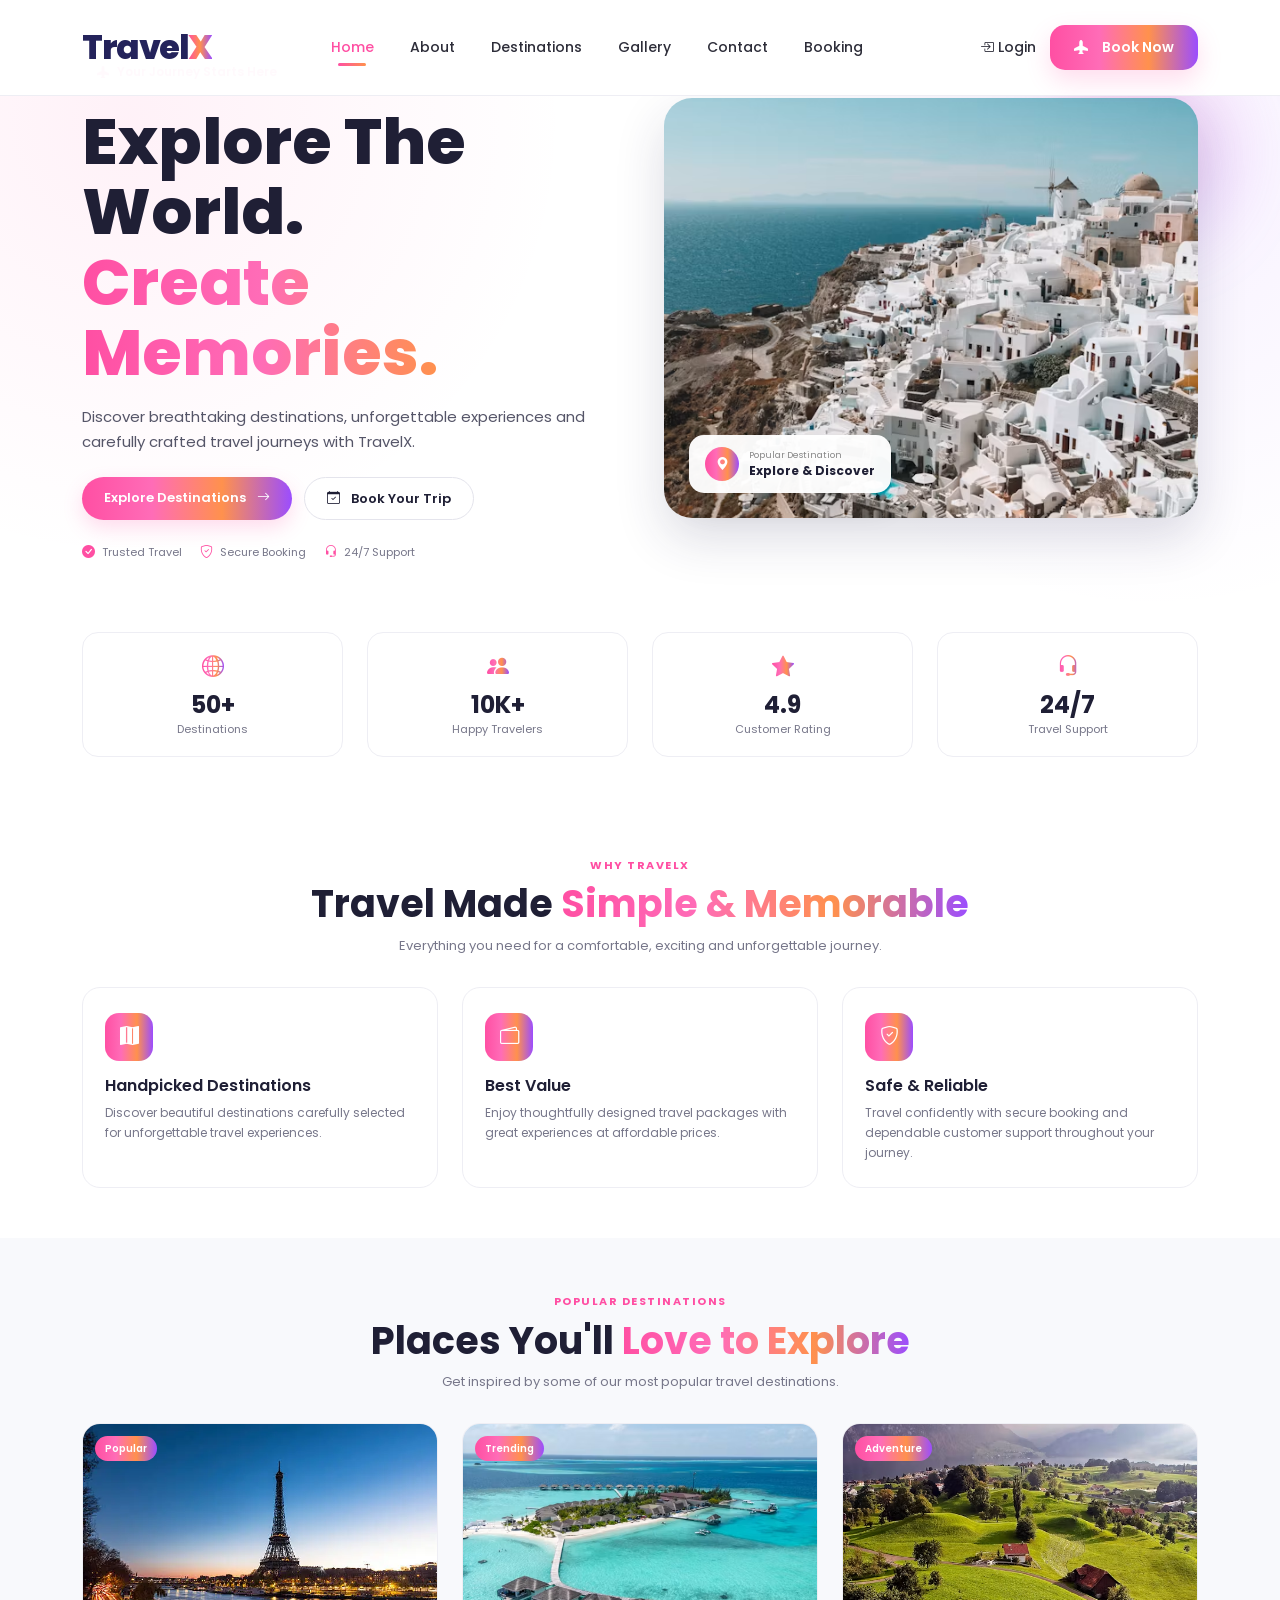
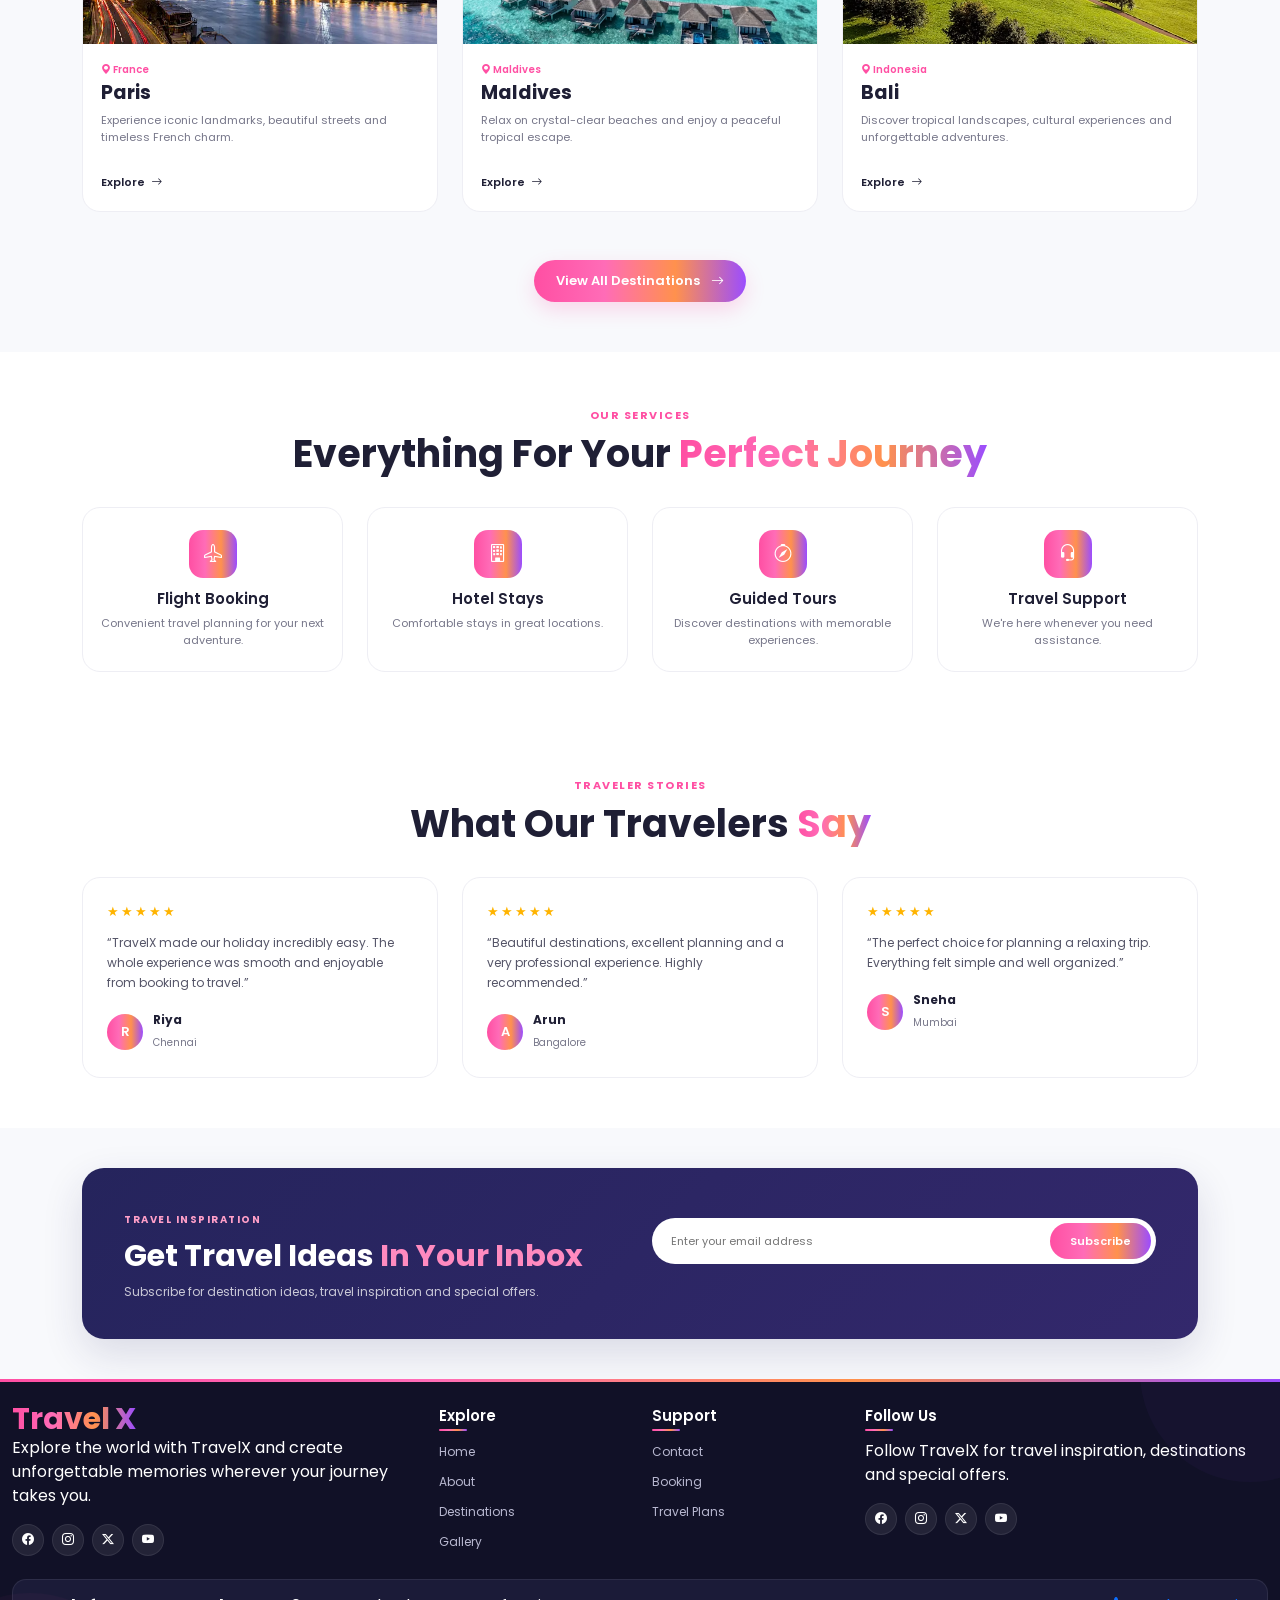
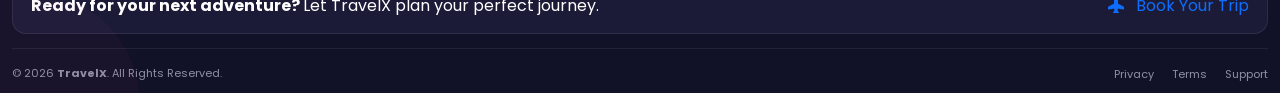
<file: index.html>
<!DOCTYPE html>
<html lang="en">

<head>

    <meta charset="UTF-8">

    <meta name="viewport"
          content="width=device-width, initial-scale=1.0">

    <meta name="description"
          content="TravelX - Explore beautiful destinations, discover unforgettable journeys and book your next adventure.">

    <title>TravelX | Explore The World</title>


    <!-- =================================================
                         BOOTSTRAP
    ================================================== -->

    <link
        href="https://cdn.jsdelivr.net/npm/bootstrap@5.3.7/dist/css/bootstrap.min.css"
        rel="stylesheet">


    <!-- =================================================
                      BOOTSTRAP ICONS
    ================================================== -->

    <link
        rel="stylesheet"
        href="https://cdn.jsdelivr.net/npm/bootstrap-icons@1.13.1/font/bootstrap-icons.min.css">


    <!-- =================================================
                        GOOGLE FONT
    ================================================== -->

    <link
        href="https://fonts.googleapis.com/css2?family=Poppins:wght@300;400;500;600;700;800&display=swap"
        rel="stylesheet">


    <!-- =================================================
                         HOME CSS
    ================================================== -->

    <link rel="stylesheet"
          href="css/index.css">

    <!-- COMMON NAVBAR CSS -->
    <link rel="stylesheet"
          href="css/navbar.css">

    <!-- COMMON FOOTER CSS -->
    <link rel="stylesheet"
          href="css/footer.css">

</head>


<body>


<!-- =================================================
                     COMMON NAVBAR
================================================== -->

<div id="navbar"></div>

      

<!-- =================================================
                        HOME
================================================== -->

<main id="home-content">


    <!-- =================================================
                           HERO
    ================================================== -->

    <section class="hero-section">

        <div class="container">

            <div class="row align-items-center g-5">


                <!-- HERO CONTENT -->

                <div class="col-lg-6">

                    <span class="hero-badge">

                        <i class="bi bi-airplane-fill me-2"></i>

                        Your Journey Starts Here

                    </span>


                    <h1 class="hero-title">

                        Explore The World.

                        <span>
                            Create Memories.
                        </span>

                    </h1>


                    <p class="hero-text">

                        Discover breathtaking destinations,
                        unforgettable experiences and carefully
                        crafted travel journeys with TravelX.

                    </p>


                    <!-- BUTTONS -->

                    <div class="hero-buttons">

                        <a href="destinations.html"
                           class="btn primary-btn">

                            Explore Destinations

                            <i class="bi bi-arrow-right ms-2"></i>

                        </a>


                        <a href="booking.html"
                           class="btn secondary-btn">

                            <i class="bi bi-calendar-check me-2"></i>

                            Book Your Trip

                        </a>

                    </div>


                    <!-- TRUST -->

                    <div class="hero-trust">

                        <div class="trust-item">

                            <i class="bi bi-check-circle-fill"></i>

                            <span>
                                Trusted Travel
                            </span>

                        </div>


                        <div class="trust-item">

                            <i class="bi bi-shield-check"></i>

                            <span>
                                Secure Booking
                            </span>

                        </div>


                        <div class="trust-item">

                            <i class="bi bi-headset"></i>

                            <span>
                                24/7 Support
                            </span>

                        </div>

                    </div>

                </div>



                <!-- HERO IMAGE -->

                <div class="col-lg-6">

                    <div class="hero-image-wrapper">

                        <div class="hero-image-glow"></div>


                        <img
                            src="images/gallery3.jpg"
                            alt="Beautiful travel destination"
                            class="hero-image">


                        <!-- FLOATING CARD -->

                        <div class="hero-floating-card">

                            <div class="floating-icon">

                                <i class="bi bi-geo-alt-fill"></i>

                            </div>


                            <div>

                                <small>
                                    Popular Destination
                                </small>

                                <strong>
                                    Explore & Discover
                                </strong>

                            </div>

                        </div>

                    </div>

                </div>


            </div>

        </div>

    </section>



    <!-- =================================================
                      QUICK STATS
    ================================================== -->

    <section class="stats-section">

        <div class="container">

            <div class="row g-4">


                <div class="col-6 col-lg-3">

                    <div class="stat-card">

                        <i class="bi bi-globe2"></i>

                        <h3>
                            50+
                        </h3>

                        <p>
                            Destinations
                        </p>

                    </div>

                </div>


                <div class="col-6 col-lg-3">

                    <div class="stat-card">

                        <i class="bi bi-people-fill"></i>

                        <h3>
                            10K+
                        </h3>

                        <p>
                            Happy Travelers
                        </p>

                    </div>

                </div>


                <div class="col-6 col-lg-3">

                    <div class="stat-card">

                        <i class="bi bi-star-fill"></i>

                        <h3>
                            4.9
                        </h3>

                        <p>
                            Customer Rating
                        </p>

                    </div>

                </div>


                <div class="col-6 col-lg-3">

                    <div class="stat-card">

                        <i class="bi bi-headset"></i>

                        <h3>
                            24/7
                        </h3>

                        <p>
                            Travel Support
                        </p>

                    </div>

                </div>


            </div>

        </div>

    </section>



    <!-- =================================================
                       WHY TRAVELX
    ================================================== -->

    <section class="section-padding">

        <div class="container">


            <div class="section-heading text-center">

                <span class="section-label">
                    WHY TRAVELX
                </span>

                <h2>

                    Travel Made

                    <span>
                        Simple & Memorable
                    </span>

                </h2>

                <p>

                    Everything you need for a comfortable,
                    exciting and unforgettable journey.

                </p>

            </div>



            <div class="row g-4">


                <!-- CARD 1 -->

                <div class="col-md-6 col-lg-4">

                    <div class="feature-card">

                        <div class="feature-icon">

                            <i class="bi bi-map-fill"></i>

                        </div>

                        <h4>
                            Handpicked Destinations
                        </h4>

                        <p>

                            Discover beautiful destinations
                            carefully selected for unforgettable
                            travel experiences.

                        </p>

                    </div>

                </div>


                <!-- CARD 2 -->

                <div class="col-md-6 col-lg-4">

                    <div class="feature-card">

                        <div class="feature-icon">

                            <i class="bi bi-wallet2"></i>

                        </div>

                        <h4>
                            Best Value
                        </h4>

                        <p>

                            Enjoy thoughtfully designed travel
                            packages with great experiences
                            at affordable prices.

                        </p>

                    </div>

                </div>


                <!-- CARD 3 -->

                <div class="col-md-6 col-lg-4">

                    <div class="feature-card">

                        <div class="feature-icon">

                            <i class="bi bi-shield-check"></i>

                        </div>

                        <h4>
                            Safe & Reliable
                        </h4>

                        <p>

                            Travel confidently with secure
                            booking and dependable customer
                            support throughout your journey.

                        </p>

                    </div>

                </div>


            </div>

        </div>

    </section>



    <!-- =================================================
                  POPULAR DESTINATIONS
    ================================================== -->

    <section class="destination-section">

        <div class="container">


            <div class="section-heading text-center">

                <span class="section-label">
                    POPULAR DESTINATIONS
                </span>

                <h2>

                    Places You'll

                    <span>
                        Love to Explore
                    </span>

                </h2>

                <p>

                    Get inspired by some of our most popular
                    travel destinations.

                </p>

            </div>



            <div class="row g-4">


                <!-- DESTINATION 1 -->

                <div class="col-md-6 col-lg-4">

                    <article class="destination-card">


                        <div class="destination-image">

                            <img
                                src="images/destination1.jpg"
                                alt="Paris"
                                loading="lazy">

                            <span class="destination-tag">
                                Popular
                            </span>

                        </div>


                        <div class="destination-content">

                            <div class="destination-location">

                                <i class="bi bi-geo-alt-fill"></i>

                                France

                            </div>


                            <h4>
                                Paris
                            </h4>


                            <p>

                                Experience iconic landmarks,
                                beautiful streets and timeless
                                French charm.

                            </p>


                            <a href="destinations.html"
                               class="destination-link">

                                Explore

                                <i class="bi bi-arrow-right"></i>

                            </a>

                        </div>

                    </article>

                </div>



                <!-- DESTINATION 2 -->

                <div class="col-md-6 col-lg-4">

                    <article class="destination-card">


                        <div class="destination-image">

                            <img
                                src="images/destination2.jpg"
                                alt="Maldives"
                                loading="lazy">

                            <span class="destination-tag">
                                Trending
                            </span>

                        </div>


                        <div class="destination-content">

                            <div class="destination-location">

                                <i class="bi bi-geo-alt-fill"></i>

                                Maldives

                            </div>


                            <h4>
                                Maldives
                            </h4>


                            <p>

                                Relax on crystal-clear beaches
                                and enjoy a peaceful tropical
                                escape.

                            </p>


                            <a href="destinations.html"
                               class="destination-link">

                                Explore

                                <i class="bi bi-arrow-right"></i>

                            </a>

                        </div>

                    </article>

                </div>



                <!-- DESTINATION 3 -->

                <div class="col-md-6 col-lg-4">

                    <article class="destination-card">


                        <div class="destination-image">

                            <img
                                src="images/destination3.jpg"
                                alt="Bali"
                                loading="lazy">

                            <span class="destination-tag">
                                Adventure
                            </span>

                        </div>


                        <div class="destination-content">

                            <div class="destination-location">

                                <i class="bi bi-geo-alt-fill"></i>

                                Indonesia

                            </div>


                            <h4>
                                Bali
                            </h4>


                            <p>

                                Discover tropical landscapes,
                                cultural experiences and
                                unforgettable adventures.

                            </p>


                            <a href="destinations.html"
                               class="destination-link">

                                Explore

                                <i class="bi bi-arrow-right"></i>

                            </a>

                        </div>

                    </article>

                </div>


            </div>



            <div class="text-center mt-5">

                <a href="destinations.html"
                   class="btn primary-btn">

                    View All Destinations

                    <i class="bi bi-arrow-right ms-2"></i>

                </a>

            </div>


        </div>

    </section>



    <!-- =================================================
                         SERVICES
    ================================================== -->

    <section class="section-padding">

        <div class="container">


            <div class="section-heading text-center">

                <span class="section-label">
                    OUR SERVICES
                </span>

                <h2>

                    Everything For Your

                    <span>
                        Perfect Journey
                    </span>

                </h2>

            </div>


            <div class="row g-4">


                <div class="col-md-6 col-lg-3">

                    <div class="service-card">

                        <div class="service-icon">

                            <i class="bi bi-airplane"></i>

                        </div>

                        <h5>
                            Flight Booking
                        </h5>

                        <p>

                            Convenient travel planning
                            for your next adventure.

                        </p>

                    </div>

                </div>


                <div class="col-md-6 col-lg-3">

                    <div class="service-card">

                        <div class="service-icon">

                            <i class="bi bi-building"></i>

                        </div>

                        <h5>
                            Hotel Stays
                        </h5>

                        <p>

                            Comfortable stays in great
                            locations.

                        </p>

                    </div>

                </div>


                <div class="col-md-6 col-lg-3">

                    <div class="service-card">

                        <div class="service-icon">

                            <i class="bi bi-compass"></i>

                        </div>

                        <h5>
                            Guided Tours
                        </h5>

                        <p>

                            Discover destinations with
                            memorable experiences.

                        </p>

                    </div>

                </div>


                <div class="col-md-6 col-lg-3">

                    <div class="service-card">

                        <div class="service-icon">

                            <i class="bi bi-headset"></i>

                        </div>

                        <h5>
                            Travel Support
                        </h5>

                        <p>

                            We're here whenever you
                            need assistance.

                        </p>

                    </div>

                </div>


            </div>

        </div>

    </section>



    <!-- =================================================
                      TESTIMONIALS
    ================================================== -->

    <section class="testimonial-section">

        <div class="container">


            <div class="section-heading text-center">

                <span class="section-label">
                    TRAVELER STORIES
                </span>

                <h2>

                    What Our Travelers

                    <span>
                        Say
                    </span>

                </h2>

            </div>


            <div class="row g-4">


                <div class="col-md-6 col-lg-4">

                    <div class="testimonial-card">

                        <div class="testimonial-stars">
                            ★★★★★
                        </div>

                        <p>

                            “TravelX made our holiday incredibly
                            easy. The whole experience was smooth
                            and enjoyable from booking to travel.”

                        </p>

                        <div class="testimonial-user">

                            <div class="user-avatar">
                                R
                            </div>

                            <div>

                                <strong>
                                    Riya
                                </strong>

                                <small>
                                    Chennai
                                </small>

                            </div>

                        </div>

                    </div>

                </div>


                <div class="col-md-6 col-lg-4">

                    <div class="testimonial-card">

                        <div class="testimonial-stars">
                            ★★★★★
                        </div>

                        <p>

                            “Beautiful destinations, excellent
                            planning and a very professional
                            experience. Highly recommended.”

                        </p>

                        <div class="testimonial-user">

                            <div class="user-avatar">
                                A
                            </div>

                            <div>

                                <strong>
                                    Arun
                                </strong>

                                <small>
                                    Bangalore
                                </small>

                            </div>

                        </div>

                    </div>

                </div>


                <div class="col-md-6 col-lg-4">

                    <div class="testimonial-card">

                        <div class="testimonial-stars">
                            ★★★★★
                        </div>

                        <p>

                            “The perfect choice for planning
                            a relaxing trip. Everything felt
                            simple and well organized.”

                        </p>

                        <div class="testimonial-user">

                            <div class="user-avatar">
                                S
                            </div>

                            <div>

                                <strong>
                                    Sneha
                                </strong>

                                <small>
                                    Mumbai
                                </small>

                            </div>

                        </div>

                    </div>

                </div>


            </div>

        </div>

    </section>



    <!-- =================================================
                       NEWSLETTER
    ================================================== -->

    <section class="newsletter-section">

        <div class="container">


            <div class="newsletter-box">

                <div class="row align-items-center g-4">


                    <div class="col-lg-6">

                        <span class="newsletter-label">
                            TRAVEL INSPIRATION
                        </span>


                        <h2>

                            Get Travel Ideas

                            <span>
                                In Your Inbox
                            </span>

                        </h2>


                        <p>

                            Subscribe for destination ideas,
                            travel inspiration and special offers.

                        </p>

                    </div>



                    <div class="col-lg-6">

                        <form id="newsletterForm"
                              class="newsletter-form">


                            <div class="newsletter-input-group">

                                <input
                                    type="email"
                                    id="newsletterEmail"
                                    placeholder="Enter your email address"
                                    autocomplete="email"
                                    required>


                                <button
                                    type="submit"
                                    class="newsletter-btn">

                                    Subscribe

                                </button>

                            </div>


                            <div
                                id="newsletterMessage"
                                class="newsletter-message">
                            </div>


                        </form>

                    </div>


                </div>

            </div>


        </div>

    </section>


</main>



<!-- =================================================
                     COMMON FOOTER
================================================== -->

<div id="footer"></div>



<!-- =================================================
                     BOOTSTRAP JS
================================================== -->

<script
    src="https://cdn.jsdelivr.net/npm/bootstrap@5.3.7/dist/js/bootstrap.bundle.min.js">
</script>


<!-- COMMON COMPONENT LOADER -->

<script src="js/include.js"></script>


<!-- HOME JAVASCRIPT -->

<script src="js/index.js"></script>


</body>

</html>
</file>
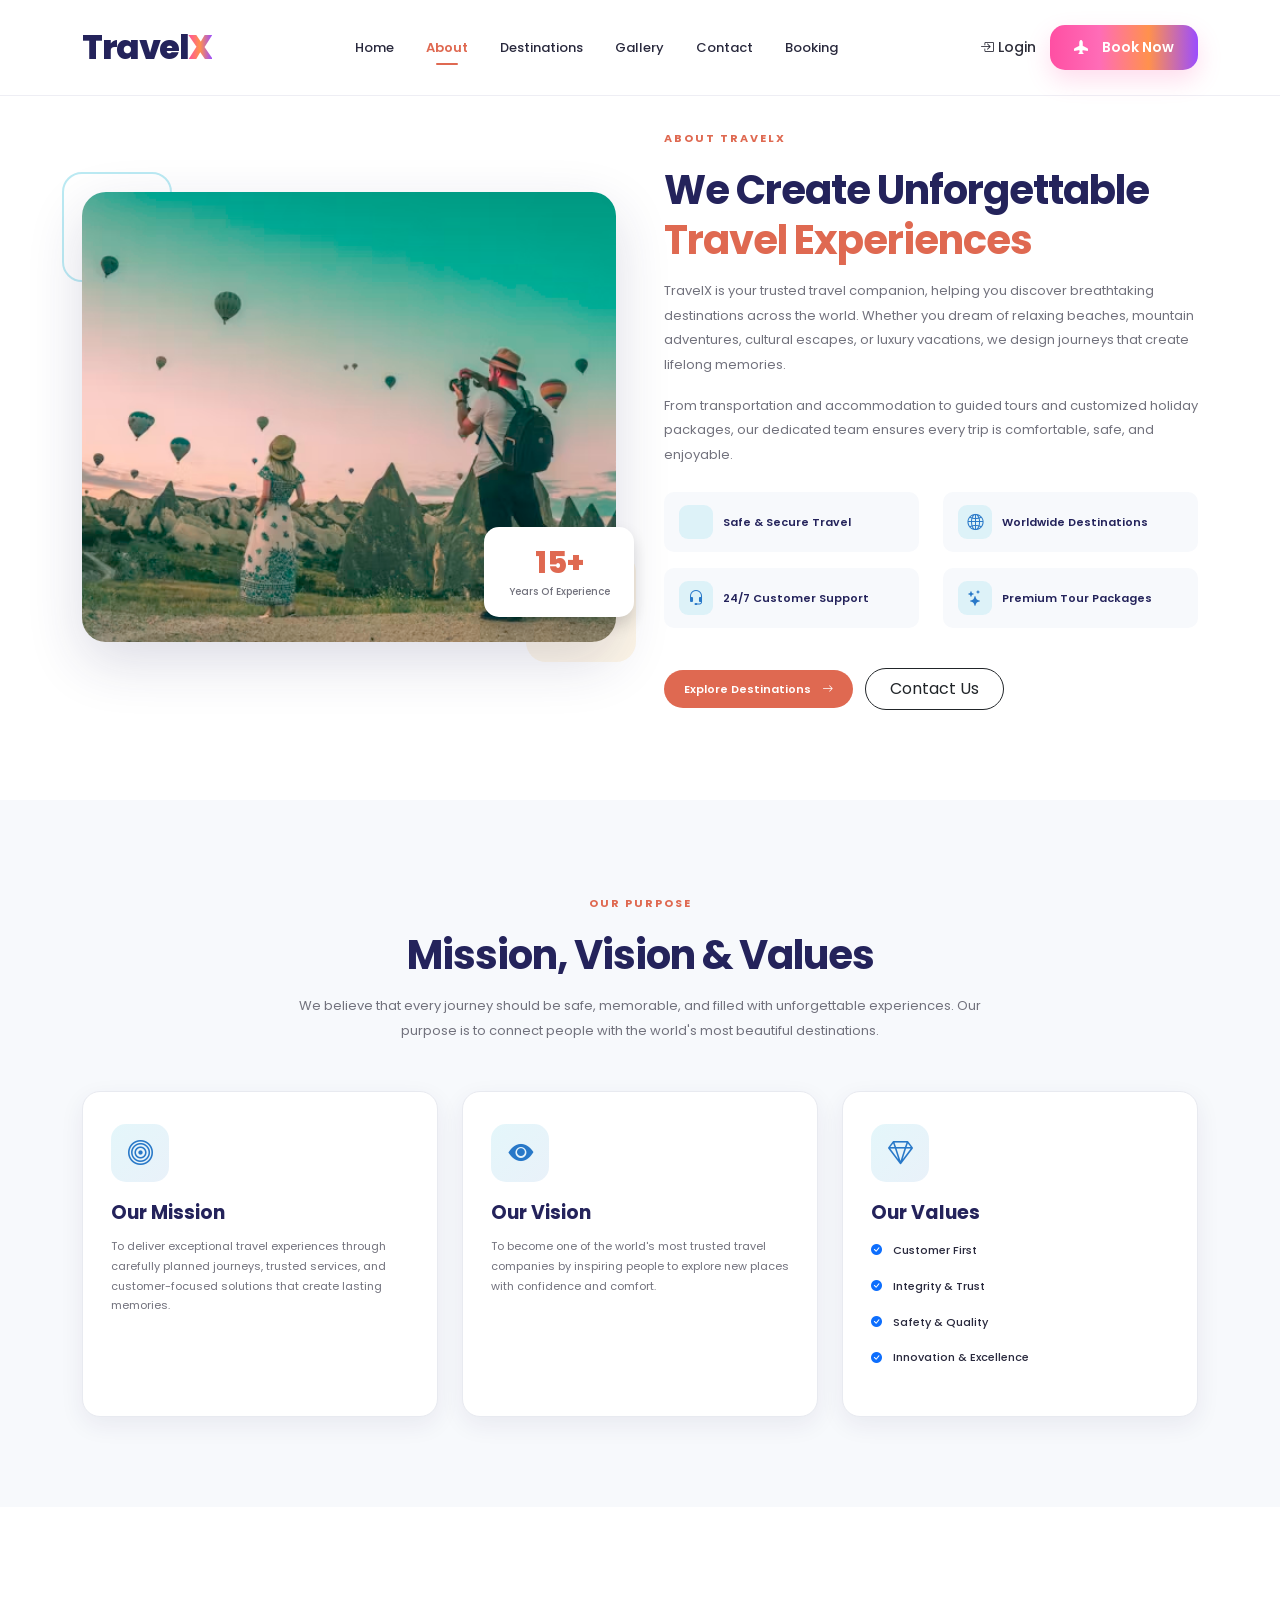
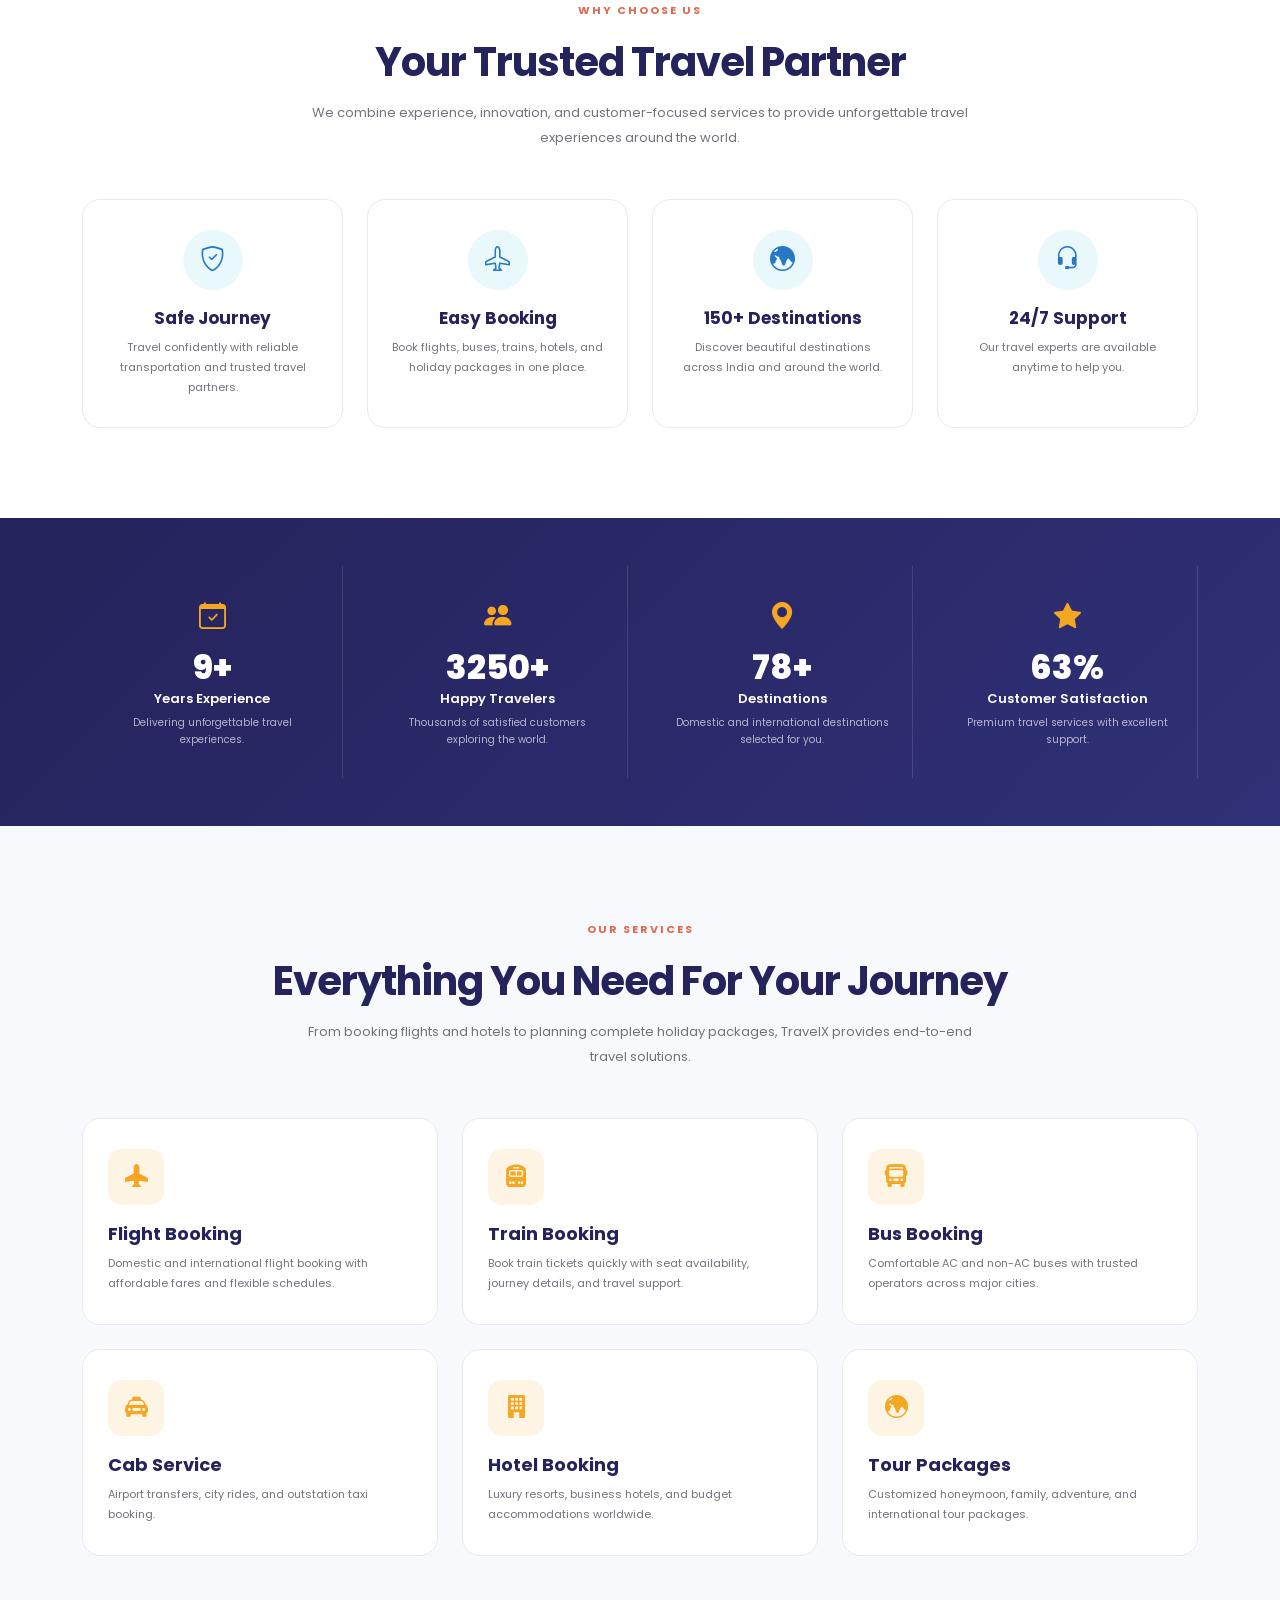
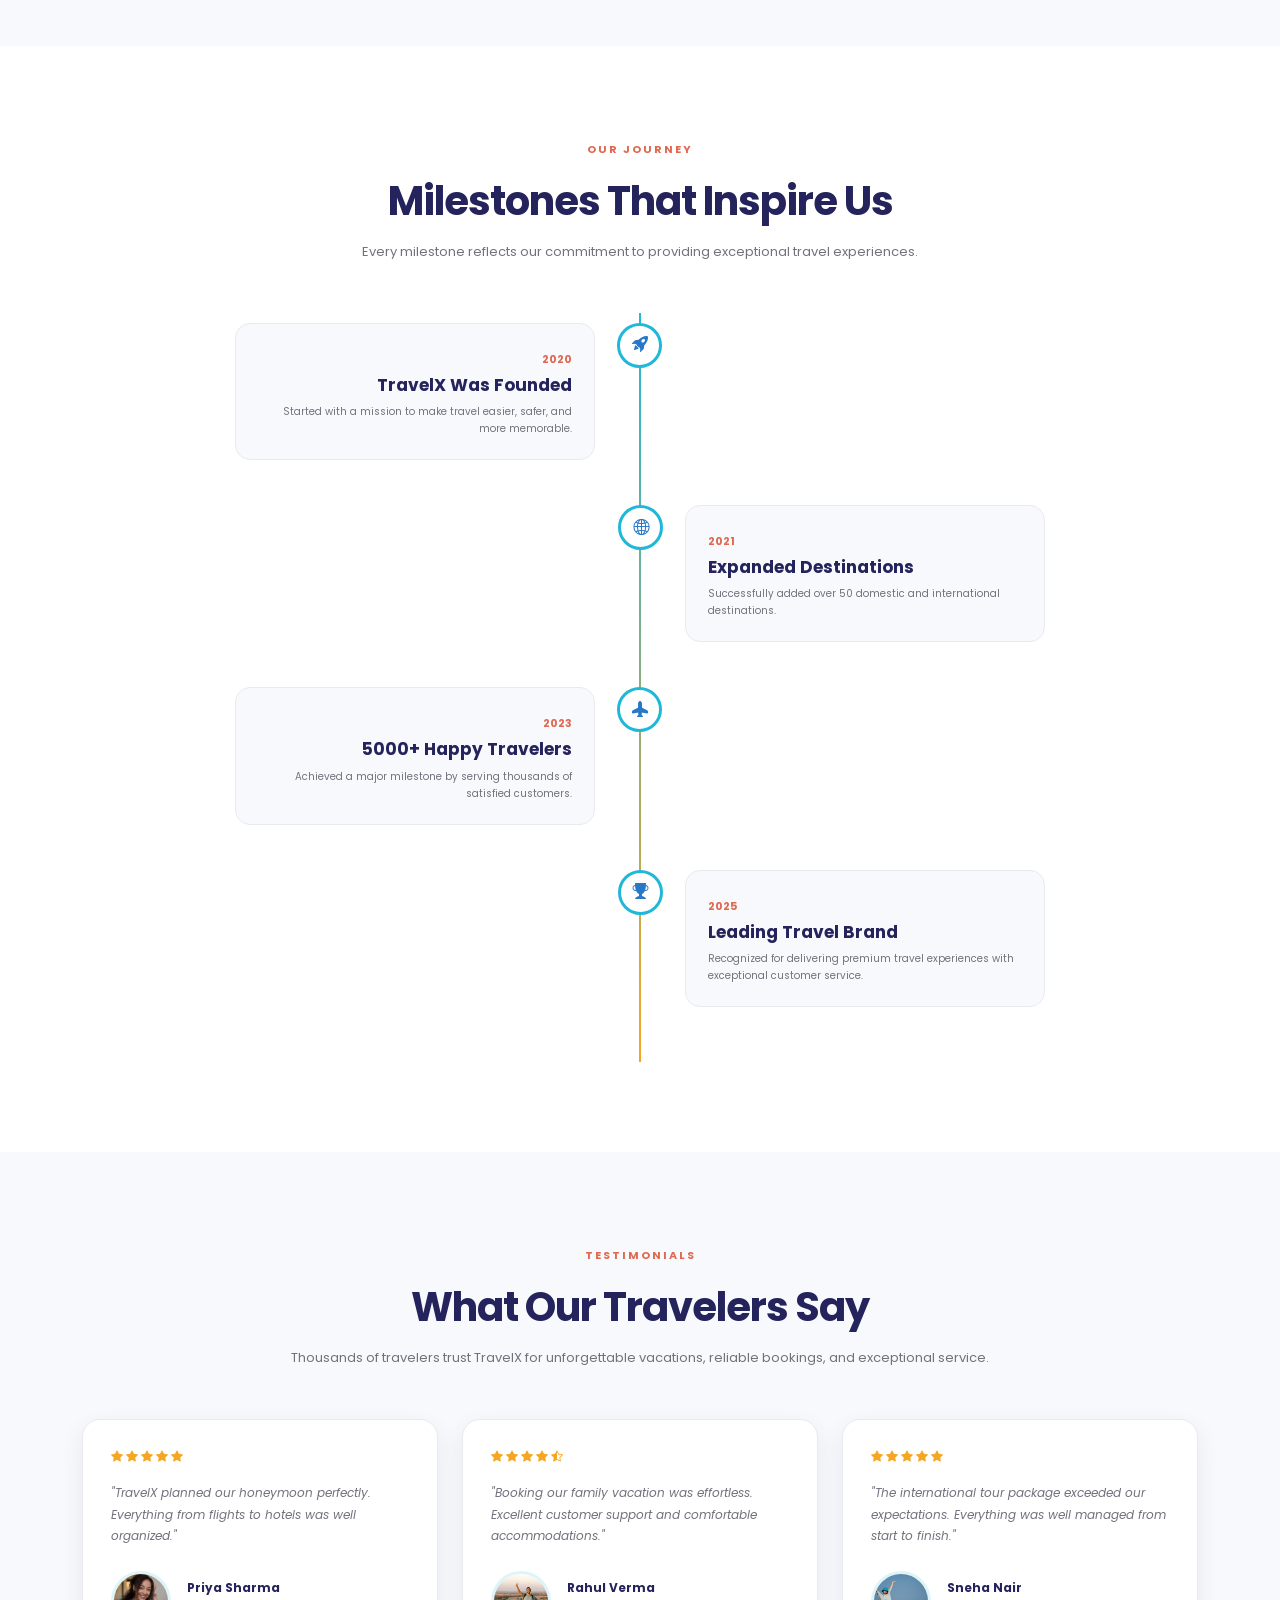
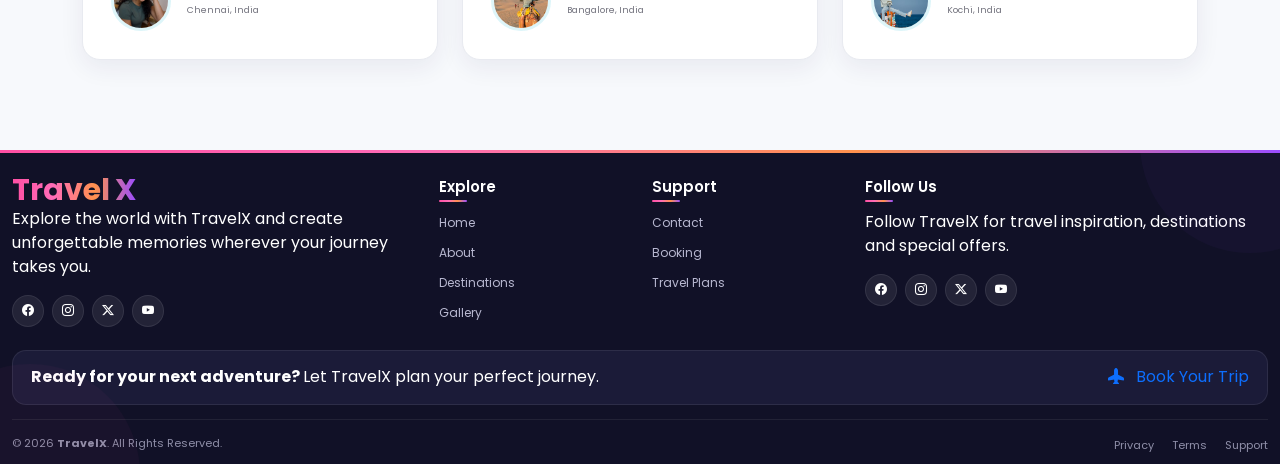
<file: about.html>
<!DOCTYPE html>
<html lang="en">

<head>

    <meta charset="UTF-8">

    <meta name="viewport"
          content="width=device-width, initial-scale=1.0">

    <title>TravelX | About Us</title>

    <!-- Bootstrap -->
    <link href="https://cdn.jsdelivr.net/npm/bootstrap@5.3.7/dist/css/bootstrap.min.css"
          rel="stylesheet">

    <!-- Bootstrap Icons -->
    <link rel="stylesheet"
          href="https://cdn.jsdelivr.net/npm/bootstrap-icons@1.13.1/font/bootstrap-icons.min.css">

    <!-- Google Font -->
    <link href="https://fonts.googleapis.com/css2?family=Poppins:wght@300;400;500;600;700;800&display=swap"
          rel="stylesheet">

    <!-- Common Navbar CSS -->
    <link rel="stylesheet" href="css/navbar.css">

    <!-- Common Footer CSS -->
    <link rel="stylesheet" href="css/footer.css">

    <!-- About CSS -->
    <link rel="stylesheet" href="css/about.css">

</head>


<body>


    <!-- ==================================================
                         COMMON NAVBAR
    ================================================== -->

    <div id="navbar"></div>


    <!-- =====================================================
                         ABOUT COMPANY
    ===================================================== -->

    <section class="about-section py-5">

        <div class="container">

            <div class="row align-items-center g-5">


                <!-- IMAGE -->

                <div class="col-lg-6">

                    <div class="about-image position-relative">

                        <img
                            src="images/about.jpg"
                            class="img-fluid rounded-4 shadow-lg"
                            alt="TravelX travel destination">

                        <div class="experience-card shadow">

                            <h2>15+</h2>

                            <p>
                                Years Of Experience
                            </p>

                        </div>

                    </div>

                </div>


                <!-- CONTENT -->

                <div class="col-lg-6">

                    <span class="about-tag">
                        ABOUT TRAVELX
                    </span>


                    <h1 class="about-title mt-3">

                        We Create Unforgettable

                        <span class="text-primary">
                            Travel Experiences
                        </span>

                    </h1>


                    <p class="about-text">

                        TravelX is your trusted travel companion,
                        helping you discover breathtaking
                        destinations across the world.

                        Whether you dream of relaxing beaches,
                        mountain adventures, cultural escapes,
                        or luxury vacations, we design journeys
                        that create lifelong memories.

                    </p>


                    <p class="about-text">

                        From transportation and accommodation
                        to guided tours and customized holiday
                        packages, our dedicated team ensures
                        every trip is comfortable, safe,
                        and enjoyable.

                    </p>


                    <!-- FEATURES -->

                    <div class="row mt-4">


                        <div class="col-md-6 mb-3">

                            <div class="feature-box">

                                <i class="bi bi-shield-check-fill"></i>

                                <span>
                                    Safe & Secure Travel
                                </span>

                            </div>

                        </div>


                        <div class="col-md-6 mb-3">

                            <div class="feature-box">

                                <i class="bi bi-globe2"></i>

                                <span>
                                    Worldwide Destinations
                                </span>

                            </div>

                        </div>


                        <div class="col-md-6 mb-3">

                            <div class="feature-box">

                                <i class="bi bi-headset"></i>

                                <span>
                                    24/7 Customer Support
                                </span>

                            </div>

                        </div>


                        <div class="col-md-6 mb-3">

                            <div class="feature-box">

                                <i class="bi bi-stars"></i>

                                <span>
                                    Premium Tour Packages
                                </span>

                            </div>

                        </div>

                    </div>


                    <!-- BUTTONS -->

                    <div class="mt-4">

                        <a
                            href="destinations.html"
                            class="btn about-btn">

                            Explore Destinations

                            <i class="bi bi-arrow-right ms-2"></i>

                        </a>


                        <a
                            href="contact.html"
                            class="btn btn-outline-dark rounded-pill px-4 py-2 ms-2">

                            Contact Us

                        </a>

                    </div>

                </div>

            </div>

        </div>

    </section>


    <!-- =====================================================
                    MISSION / VISION / VALUES
    ===================================================== -->

    <section class="purpose-section py-5">

        <div class="container">


            <div class="text-center mb-5">

                <span class="about-tag">
                    OUR PURPOSE
                </span>


                <h2 class="about-title mt-3">
                    Mission, Vision & Values
                </h2>


                <p
                    class="about-text mx-auto"
                    style="max-width:700px;">

                    We believe that every journey should be
                    safe, memorable, and filled with unforgettable
                    experiences. Our purpose is to connect people
                    with the world's most beautiful destinations.

                </p>

            </div>


            <div class="row g-4">


                <!-- MISSION -->

                <div class="col-lg-4 col-md-6">

                    <div class="purpose-card h-100">

                        <div class="purpose-icon">

                            <i class="bi bi-bullseye"></i>

                        </div>


                        <h4>
                            Our Mission
                        </h4>


                        <p>

                            To deliver exceptional travel
                            experiences through carefully planned
                            journeys, trusted services, and
                            customer-focused solutions that create
                            lasting memories.

                        </p>

                    </div>

                </div>


                <!-- VISION -->

                <div class="col-lg-4 col-md-6">

                    <div class="purpose-card h-100">

                        <div class="purpose-icon">

                            <i class="bi bi-eye-fill"></i>

                        </div>


                        <h4>
                            Our Vision
                        </h4>


                        <p>

                            To become one of the world's most
                            trusted travel companies by inspiring
                            people to explore new places with
                            confidence and comfort.

                        </p>

                    </div>

                </div>


                <!-- VALUES -->

                <div class="col-lg-4 col-md-12">

                    <div class="purpose-card h-100">

                        <div class="purpose-icon">

                            <i class="bi bi-gem"></i>

                        </div>


                        <h4>
                            Our Values
                        </h4>


                        <ul class="list-unstyled mt-3">

                            <li class="mb-3">

                                <i class="bi bi-check-circle-fill text-primary me-2"></i>

                                Customer First

                            </li>


                            <li class="mb-3">

                                <i class="bi bi-check-circle-fill text-primary me-2"></i>

                                Integrity & Trust

                            </li>


                            <li class="mb-3">

                                <i class="bi bi-check-circle-fill text-primary me-2"></i>

                                Safety & Quality

                            </li>


                            <li>

                                <i class="bi bi-check-circle-fill text-primary me-2"></i>

                                Innovation & Excellence

                            </li>

                        </ul>

                    </div>

                </div>

            </div>

        </div>

    </section>


    <!-- =====================================================
                         WHY CHOOSE US
    ===================================================== -->

    <section class="why-section py-5">

        <div class="container">


            <div class="text-center mb-5">

                <span class="about-tag">
                    WHY CHOOSE US
                </span>


                <h2 class="about-title mt-3">
                    Your Trusted Travel Partner
                </h2>


                <p
                    class="about-text mx-auto"
                    style="max-width:700px;">

                    We combine experience, innovation,
                    and customer-focused services to provide
                    unforgettable travel experiences around
                    the world.

                </p>

            </div>


            <div class="row g-4">


                <div class="col-lg-3 col-md-6">

                    <div class="why-card">

                        <div class="why-icon">

                            <i class="bi bi-shield-check"></i>

                        </div>


                        <h4>
                            Safe Journey
                        </h4>


                        <p>

                            Travel confidently with reliable
                            transportation and trusted travel
                            partners.

                        </p>

                    </div>

                </div>


                <div class="col-lg-3 col-md-6">

                    <div class="why-card">

                        <div class="why-icon">

                            <i class="bi bi-airplane"></i>

                        </div>


                        <h4>
                            Easy Booking
                        </h4>


                        <p>

                            Book flights, buses, trains,
                            hotels, and holiday packages
                            in one place.

                        </p>

                    </div>

                </div>


                <div class="col-lg-3 col-md-6">

                    <div class="why-card">

                        <div class="why-icon">

                            <i class="bi bi-globe-central-south-asia"></i>

                        </div>


                        <h4>
                            150+ Destinations
                        </h4>


                        <p>

                            Discover beautiful destinations
                            across India and around the world.

                        </p>

                    </div>

                </div>


                <div class="col-lg-3 col-md-6">

                    <div class="why-card">

                        <div class="why-icon">

                            <i class="bi bi-headset"></i>

                        </div>


                        <h4>
                            24/7 Support
                        </h4>


                        <p>

                            Our travel experts are available
                            anytime to help you.

                        </p>

                    </div>

                </div>

            </div>

        </div>

    </section>


    <!-- =====================================================
                         STATISTICS
    ===================================================== -->

    <section class="stats-section py-5">

        <div class="container">

            <div class="row g-4">


                <div class="col-lg-3 col-md-6">

                    <div class="stats-card">

                        <i class="bi bi-calendar-check"></i>

                        <h2>15+</h2>

                        <h5>
                            Years Experience
                        </h5>

                        <p>
                            Delivering unforgettable
                            travel experiences.
                        </p>

                    </div>

                </div>


                <div class="col-lg-3 col-md-6">

                    <div class="stats-card">

                        <i class="bi bi-people-fill"></i>

                        <h2>5000+</h2>

                        <h5>
                            Happy Travelers
                        </h5>

                        <p>
                            Thousands of satisfied
                            customers exploring the world.
                        </p>

                    </div>

                </div>


                <div class="col-lg-3 col-md-6">

                    <div class="stats-card">

                        <i class="bi bi-geo-alt-fill"></i>

                        <h2>120+</h2>

                        <h5>
                            Destinations
                        </h5>

                        <p>
                            Domestic and international
                            destinations selected for you.
                        </p>

                    </div>

                </div>


                <div class="col-lg-3 col-md-6">

                    <div class="stats-card">

                        <i class="bi bi-star-fill"></i>

                        <h2>98%</h2>

                        <h5>
                            Customer Satisfaction
                        </h5>

                        <p>
                            Premium travel services with
                            excellent support.
                        </p>

                    </div>

                </div>

            </div>

        </div>

    </section>


    <!-- =====================================================
                            SERVICES
    ===================================================== -->

    <section class="services-section py-5">

        <div class="container">


            <div class="text-center mb-5">

                <span class="about-tag">
                    OUR SERVICES
                </span>


                <h2 class="about-title mt-3">

                    Everything You Need
                    For Your Journey

                </h2>


                <p
                    class="about-text mx-auto"
                    style="max-width:700px;">

                    From booking flights and hotels to planning
                    complete holiday packages, TravelX provides
                    end-to-end travel solutions.

                </p>

            </div>


            <div class="row g-4">


                <div class="col-lg-4 col-md-6">

                    <div class="service-card">

                        <div class="service-icon">

                            <i class="bi bi-airplane-fill"></i>

                        </div>

                        <h4>
                            Flight Booking
                        </h4>

                        <p>

                            Domestic and international flight
                            booking with affordable fares and
                            flexible schedules.

                        </p>

                    </div>

                </div>


                <div class="col-lg-4 col-md-6">

                    <div class="service-card">

                        <div class="service-icon">

                            <i class="bi bi-train-front-fill"></i>

                        </div>

                        <h4>
                            Train Booking
                        </h4>

                        <p>

                            Book train tickets quickly with
                            seat availability, journey details,
                            and travel support.

                        </p>

                    </div>

                </div>


                <div class="col-lg-4 col-md-6">

                    <div class="service-card">

                        <div class="service-icon">

                            <i class="bi bi-bus-front-fill"></i>

                        </div>

                        <h4>
                            Bus Booking
                        </h4>

                        <p>

                            Comfortable AC and non-AC buses
                            with trusted operators across
                            major cities.

                        </p>

                    </div>

                </div>


                <div class="col-lg-4 col-md-6">

                    <div class="service-card">

                        <div class="service-icon">

                            <i class="bi bi-taxi-front-fill"></i>

                        </div>

                        <h4>
                            Cab Service
                        </h4>

                        <p>

                            Airport transfers, city rides,
                            and outstation taxi booking.

                        </p>

                    </div>

                </div>


                <div class="col-lg-4 col-md-6">

                    <div class="service-card">

                        <div class="service-icon">

                            <i class="bi bi-building-fill"></i>

                        </div>

                        <h4>
                            Hotel Booking
                        </h4>

                        <p>

                            Luxury resorts, business hotels,
                            and budget accommodations
                            worldwide.

                        </p>

                    </div>

                </div>


                <div class="col-lg-4 col-md-6">

                    <div class="service-card">

                        <div class="service-icon">

                            <i class="bi bi-globe-central-south-asia"></i>

                        </div>

                        <h4>
                            Tour Packages
                        </h4>

                        <p>

                            Customized honeymoon, family,
                            adventure, and international
                            tour packages.

                        </p>

                    </div>

                </div>

            </div>

        </div>

    </section>


    <!-- =====================================================
                          OUR JOURNEY
    ===================================================== -->

    <section class="timeline-section py-5">

        <div class="container">


            <div class="text-center mb-5">

                <span class="about-tag">
                    OUR JOURNEY
                </span>


                <h2 class="about-title mt-3">
                    Milestones That Inspire Us
                </h2>


                <p
                    class="about-text mx-auto"
                    style="max-width:700px;">

                    Every milestone reflects our commitment
                    to providing exceptional travel experiences.

                </p>

            </div>


            <div class="timeline">


                <div class="timeline-item">

                    <div class="timeline-icon">

                        <i class="bi bi-rocket-takeoff-fill"></i>

                    </div>


                    <div class="timeline-content">

                        <span class="timeline-year">
                            2020
                        </span>

                        <h4>
                            TravelX Was Founded
                        </h4>

                        <p>

                            Started with a mission to make
                            travel easier, safer, and
                            more memorable.

                        </p>

                    </div>

                </div>


                <div class="timeline-item">

                    <div class="timeline-icon">

                        <i class="bi bi-globe2"></i>

                    </div>


                    <div class="timeline-content">

                        <span class="timeline-year">
                            2021
                        </span>

                        <h4>
                            Expanded Destinations
                        </h4>

                        <p>

                            Successfully added over 50
                            domestic and international
                            destinations.

                        </p>

                    </div>

                </div>


                <div class="timeline-item">

                    <div class="timeline-icon">

                        <i class="bi bi-airplane-fill"></i>

                    </div>


                    <div class="timeline-content">

                        <span class="timeline-year">
                            2023
                        </span>

                        <h4>
                            5000+ Happy Travelers
                        </h4>

                        <p>

                            Achieved a major milestone by
                            serving thousands of satisfied
                            customers.

                        </p>

                    </div>

                </div>


                <div class="timeline-item">

                    <div class="timeline-icon">

                        <i class="bi bi-trophy-fill"></i>

                    </div>


                    <div class="timeline-content">

                        <span class="timeline-year">
                            2025
                        </span>

                        <h4>
                            Leading Travel Brand
                        </h4>

                        <p>

                            Recognized for delivering premium
                            travel experiences with exceptional
                            customer service.

                        </p>

                    </div>

                </div>

            </div>

        </div>

    </section>


    <!-- =====================================================
                         TESTIMONIALS
    ===================================================== -->

    <section class="testimonial-section py-5">

        <div class="container">


            <div class="text-center mb-5">

                <span class="about-tag">
                    TESTIMONIALS
                </span>


                <h2 class="about-title mt-3">
                    What Our Travelers Say
                </h2>


                <p
                    class="about-text mx-auto"
                    style="max-width:700px;">

                    Thousands of travelers trust TravelX
                    for unforgettable vacations, reliable
                    bookings, and exceptional service.

                </p>

            </div>


            <div class="row g-4">


                <!-- TESTIMONIAL 1 -->

                <div class="col-lg-4">

                    <div class="testimonial-card">

                        <div class="mb-3 text-warning">

                            <i class="bi bi-star-fill"></i>
                            <i class="bi bi-star-fill"></i>
                            <i class="bi bi-star-fill"></i>
                            <i class="bi bi-star-fill"></i>
                            <i class="bi bi-star-fill"></i>

                        </div>


                        <p>

                            "TravelX planned our honeymoon
                            perfectly. Everything from flights
                            to hotels was well organized."

                        </p>


                        <div class="d-flex align-items-center mt-4">

                            <img
                                src="images/user1.jpg"
                                class="rounded-circle me-3"
                                width="60"
                                height="60"
                                alt="TravelX customer">

                            <div>

                                <h5 class="mb-0">
                                    Priya Sharma
                                </h5>

                                <small>
                                    Chennai, India
                                </small>

                            </div>

                        </div>

                    </div>

                </div>


                <!-- TESTIMONIAL 2 -->

                <div class="col-lg-4">

                    <div class="testimonial-card">

                        <div class="mb-3 text-warning">

                            <i class="bi bi-star-fill"></i>
                            <i class="bi bi-star-fill"></i>
                            <i class="bi bi-star-fill"></i>
                            <i class="bi bi-star-fill"></i>
                            <i class="bi bi-star-half"></i>

                        </div>


                        <p>

                            "Booking our family vacation was
                            effortless. Excellent customer
                            support and comfortable accommodations."

                        </p>


                        <div class="d-flex align-items-center mt-4">

                            <img
                                src="images/user2.jpg"
                                class="rounded-circle me-3"
                                width="60"
                                height="60"
                                alt="TravelX customer">

                            <div>

                                <h5 class="mb-0">
                                    Rahul Verma
                                </h5>

                                <small>
                                    Bangalore, India
                                </small>

                            </div>

                        </div>

                    </div>

                </div>


                <!-- TESTIMONIAL 3 -->

                <div class="col-lg-4">

                    <div class="testimonial-card">

                        <div class="mb-3 text-warning">

                            <i class="bi bi-star-fill"></i>
                            <i class="bi bi-star-fill"></i>
                            <i class="bi bi-star-fill"></i>
                            <i class="bi bi-star-fill"></i>
                            <i class="bi bi-star-fill"></i>

                        </div>


                        <p>

                            "The international tour package
                            exceeded our expectations. Everything
                            was well managed from start to finish."

                        </p>


                        <div class="d-flex align-items-center mt-4">

                            <img
                                src="images/user3.jpg"
                                class="rounded-circle me-3"
                                width="60"
                                height="60"
                                alt="TravelX customer">

                            <div>

                                <h5 class="mb-0">
                                    Sneha Nair
                                </h5>

                                <small>
                                    Kochi, India
                                </small>

                            </div>

                        </div>

                    </div>

                </div>

            </div>

        </div>

    </section>


    <!-- ==================================================
                         COMMON FOOTER
    ================================================== -->

    <div id="footer"></div>


    <!-- ==================================================
                         SCRIPTS
    ================================================== -->

    <!-- Bootstrap JS -->

    <script src="https://cdn.jsdelivr.net/npm/bootstrap@5.3.7/dist/js/bootstrap.bundle.min.js"></script>

    <!-- Common Navbar / Footer Loader -->

    <script src="js/include.js"></script>

    <!-- About JavaScript -->

    <script src="js/about.js"></script>


</body>

</html>
</file>
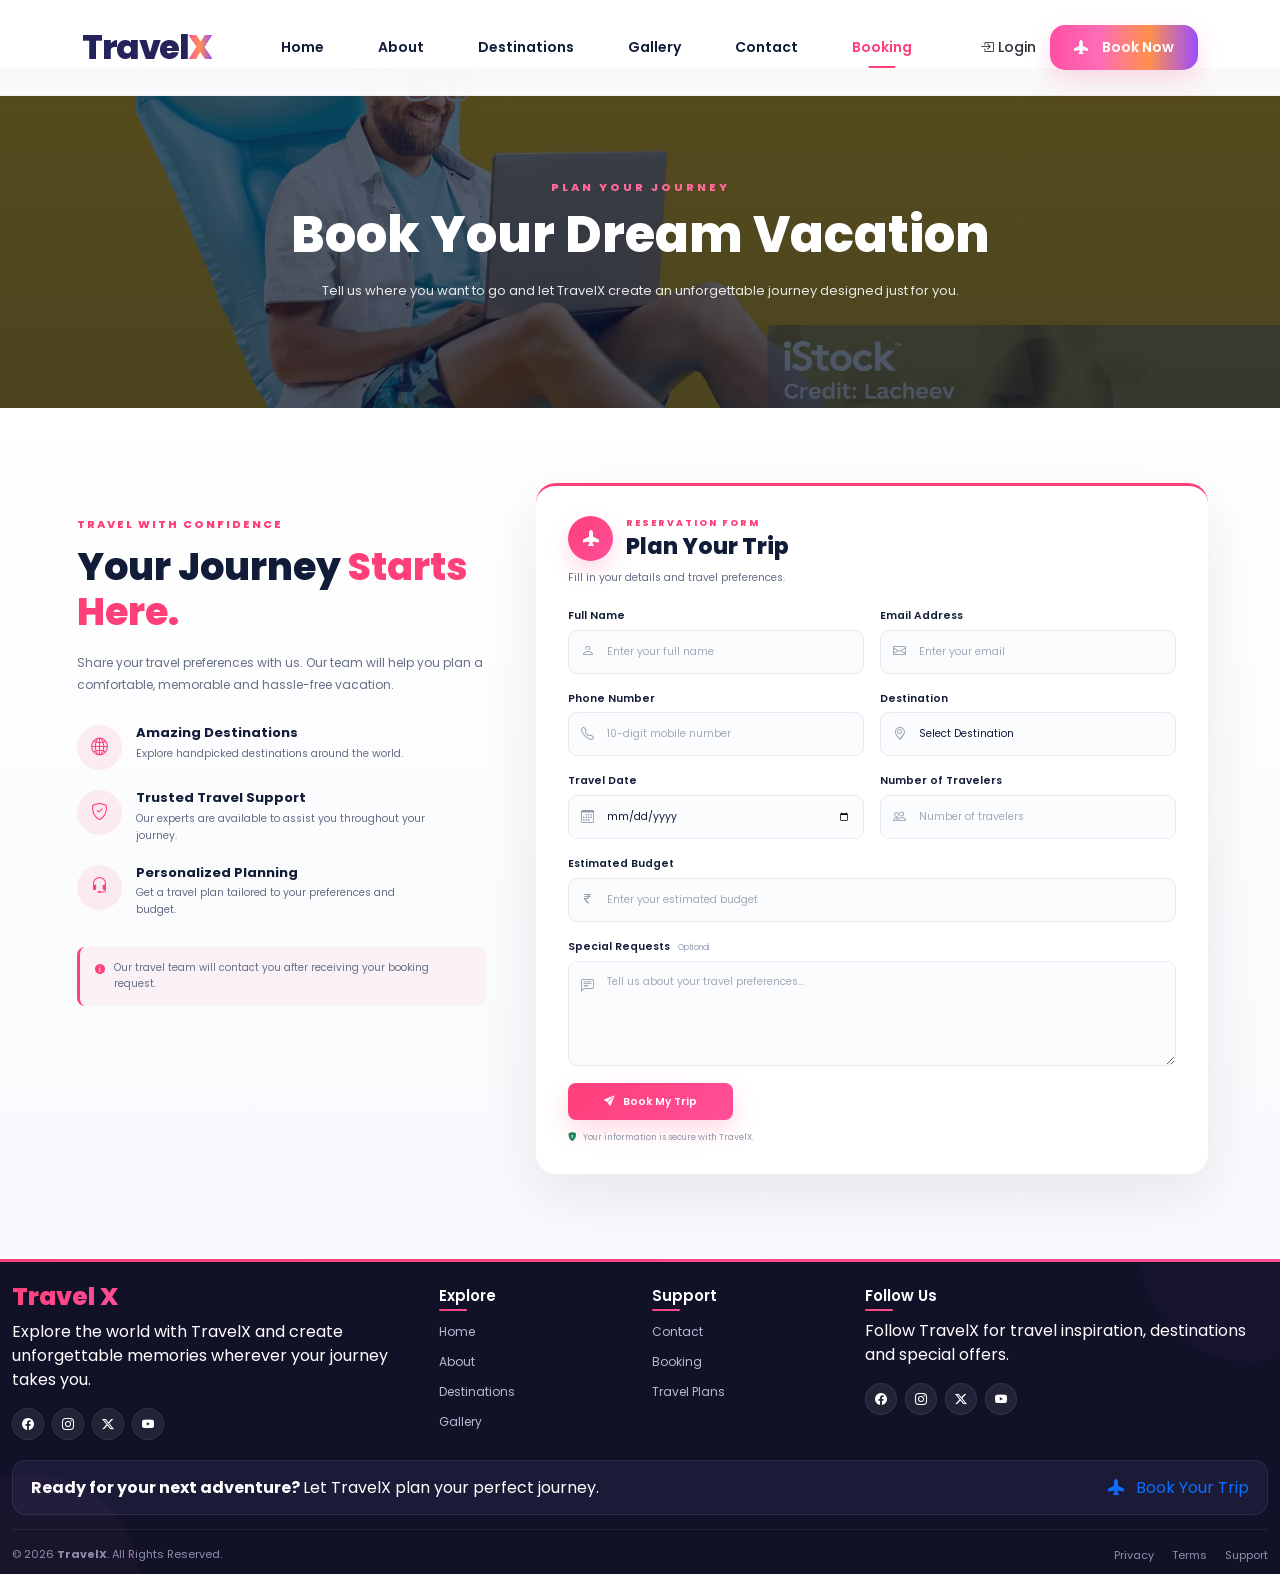
<file: booking.html>
<!DOCTYPE html>
<html lang="en">

<head>

    <meta charset="UTF-8">

    <meta name="viewport"
          content="width=device-width, initial-scale=1.0">

    <title>TravelX | Booking</title>

    <!-- ==================================================
                         BOOTSTRAP
    ================================================== -->

    <link
        href="https://cdn.jsdelivr.net/npm/bootstrap@5.3.7/dist/css/bootstrap.min.css"
        rel="stylesheet">


    <!-- ==================================================
                      BOOTSTRAP ICONS
    ================================================== -->

    <link
        rel="stylesheet"
        href="https://cdn.jsdelivr.net/npm/bootstrap-icons@1.13.1/font/bootstrap-icons.min.css">


    <!-- ==================================================
                         GOOGLE FONT
    ================================================== -->

    <link
        href="https://fonts.googleapis.com/css2?family=Poppins:wght@300;400;500;600;700;800&display=swap"
        rel="stylesheet">


    <!-- ==================================================
                       COMMON NAVBAR CSS
    ================================================== -->

    <link
        rel="stylesheet"
        href="css/navbar.css">


    <!-- ==================================================
                       COMMON FOOTER CSS
    ================================================== -->

    <link
        rel="stylesheet"
        href="css/footer.css">


    <!-- ==================================================
                         BOOKING CSS
    ================================================== -->

    <link
        rel="stylesheet"
        href="css/booking.css">

</head>


<body>


    <!-- ==================================================
                         COMMON NAVBAR
    ================================================== -->

    <div id="navbar"></div>


    <!-- ==================================================
                              HERO
    ================================================== -->

    <section class="booking-banner">

        <div class="container">

            <div class="banner-content">

                <span class="banner-tag">
                    PLAN YOUR JOURNEY
                </span>

                <h1>
                    Book Your Dream Vacation
                </h1>

                <p>
                    Tell us where you want to go and let
                    TravelX create an unforgettable journey
                    designed just for you.
                </p>

            </div>

        </div>

    </section>


    <!-- ==================================================
                         BOOKING SECTION
    ================================================== -->

    <section class="booking-section">

        <div class="container">

            <div class="booking-layout">


                <!-- ==================================================
                         LEFT INFORMATION
                ================================================== -->

                <div class="booking-intro">

                    <span class="section-label">
                        TRAVEL WITH CONFIDENCE
                    </span>


                    <h2>

                        Your Journey
                        <span>Starts Here.</span>

                    </h2>


                    <p class="intro-text">

                        Share your travel preferences with us.
                        Our team will help you plan a comfortable,
                        memorable and hassle-free vacation.

                    </p>


                    <!-- FEATURE 1 -->

                    <div class="booking-feature">

                        <div class="feature-icon">

                            <i class="bi bi-globe2"></i>

                        </div>

                        <div>

                            <h5>
                                Amazing Destinations
                            </h5>

                            <p>
                                Explore handpicked destinations
                                around the world.
                            </p>

                        </div>

                    </div>


                    <!-- FEATURE 2 -->

                    <div class="booking-feature">

                        <div class="feature-icon">

                            <i class="bi bi-shield-check"></i>

                        </div>

                        <div>

                            <h5>
                                Trusted Travel Support
                            </h5>

                            <p>
                                Our experts are available to
                                assist you throughout your journey.
                            </p>

                        </div>

                    </div>


                    <!-- FEATURE 3 -->

                    <div class="booking-feature">

                        <div class="feature-icon">

                            <i class="bi bi-headset"></i>

                        </div>

                        <div>

                            <h5>
                                Personalized Planning
                            </h5>

                            <p>
                                Get a travel plan tailored to
                                your preferences and budget.
                            </p>

                        </div>

                    </div>


                    <!-- NOTE -->

                    <div class="booking-note">

                        <i class="bi bi-info-circle-fill"></i>

                        <span>
                            Our travel team will contact you
                            after receiving your booking request.
                        </span>

                    </div>

                </div>


                <!-- ==================================================
                         BOOKING FORM
                ================================================== -->

                <div class="booking-card">


                    <!-- FORM HEADING -->

                    <div class="form-heading">

                        <div class="form-icon">

                            <i class="bi bi-airplane-fill"></i>

                        </div>

                        <div>

                            <span>
                                RESERVATION FORM
                            </span>

                            <h3>
                                Plan Your Trip
                            </h3>

                        </div>

                    </div>


                    <p class="form-description">

                        Fill in your details and travel preferences.

                    </p>


                    <!-- FORM -->

                    <form
                        id="bookingForm"
                        novalidate>


                        <!-- NAME + EMAIL -->

                        <div class="form-row">

                            <div class="form-group">

                                <label for="fullName">
                                    Full Name
                                </label>

                                <div class="input-box">

                                    <i class="bi bi-person"></i>

                                    <input
                                        type="text"
                                        id="fullName"
                                        class="form-control"
                                        placeholder="Enter your full name"
                                        autocomplete="name">

                                </div>

                            </div>


                            <div class="form-group">

                                <label for="email">
                                    Email Address
                                </label>

                                <div class="input-box">

                                    <i class="bi bi-envelope"></i>

                                    <input
                                        type="email"
                                        id="email"
                                        class="form-control"
                                        placeholder="Enter your email"
                                        autocomplete="email">

                                </div>

                            </div>

                        </div>


                        <!-- PHONE + DESTINATION -->

                        <div class="form-row">

                            <div class="form-group">

                                <label for="phone">
                                    Phone Number
                                </label>

                                <div class="input-box">

                                    <i class="bi bi-telephone"></i>

                                    <input
                                        type="tel"
                                        id="phone"
                                        class="form-control"
                                        placeholder="10-digit mobile number"
                                        maxlength="10"
                                        autocomplete="tel">

                                </div>

                            </div>


                            <div class="form-group">

                                <label for="destination">
                                    Destination
                                </label>

                                <div class="input-box">

                                    <i class="bi bi-geo-alt"></i>

                                    <select
                                        id="destination"
                                        class="form-select">

                                        <option
                                            value=""
                                            selected
                                            disabled>

                                            Select Destination

                                        </option>

                                        <option value="Paris">
                                            Paris
                                        </option>

                                        <option value="Dubai">
                                            Dubai
                                        </option>

                                        <option value="Maldives">
                                            Maldives
                                        </option>

                                        <option value="Bali">
                                            Bali
                                        </option>

                                        <option value="Switzerland">
                                            Switzerland
                                        </option>

                                    </select>

                                </div>

                            </div>

                        </div>


                        <!-- DATE + TRAVELERS -->

                        <div class="form-row">

                            <div class="form-group">

                                <label for="travelDate">
                                    Travel Date
                                </label>

                                <div class="input-box">

                                    <i class="bi bi-calendar3"></i>

                                    <input
                                        type="date"
                                        id="travelDate"
                                        class="form-control">

                                </div>

                            </div>


                            <div class="form-group">

                                <label for="travelers">
                                    Number of Travelers
                                </label>

                                <div class="input-box">

                                    <i class="bi bi-people"></i>

                                    <input
                                        type="number"
                                        id="travelers"
                                        class="form-control"
                                        placeholder="Number of travelers"
                                        min="1"
                                        max="50">

                                </div>

                            </div>

                        </div>


                        <!-- BUDGET -->

                        <div class="form-group">

                            <label for="budget">
                                Estimated Budget
                            </label>

                            <div class="input-box">

                                <i class="bi bi-currency-rupee"></i>

                                <input
                                    type="number"
                                    id="budget"
                                    class="form-control"
                                    placeholder="Enter your estimated budget"
                                    min="1">

                            </div>

                        </div>


                        <!-- SPECIAL REQUEST -->

                        <div class="form-group">

                            <label for="specialReq">

                                Special Requests

                                <span class="optional">
                                    Optional
                                </span>

                            </label>

                            <div class="input-box textarea-box">

                                <i class="bi bi-chat-left-text"></i>

                                <textarea
                                    id="specialReq"
                                    class="form-control"
                                    rows="4"
                                    maxlength="500"
                                    placeholder="Tell us about your travel preferences..."></textarea>

                            </div>

                        </div>


                        <!-- SUBMIT -->

                        <div class="submit-area">

                            <button
                                type="submit"
                                class="submit-btn">

                                <i class="bi bi-send-fill"></i>

                                Book My Trip

                            </button>


                            <p class="secure-note">

                                <i class="bi bi-shield-lock-fill"></i>

                                Your information is secure with TravelX.

                            </p>

                        </div>


                    </form>

                </div>

            </div>

        </div>

    </section>


    <!-- ==================================================
                         COMMON FOOTER
    ================================================== -->

    <div id="footer"></div>


    <!-- ==================================================
                            SCRIPTS
    ================================================== -->

    <!-- Bootstrap JS -->

    <script
        src="https://cdn.jsdelivr.net/npm/bootstrap@5.3.7/dist/js/bootstrap.bundle.min.js">
    </script>


    <!-- Common Navbar + Footer -->

    <script src="js/include.js"></script>


    <!-- Booking JavaScript -->

    <script src="js/booking.js"></script>


</body>

</html>
</file>
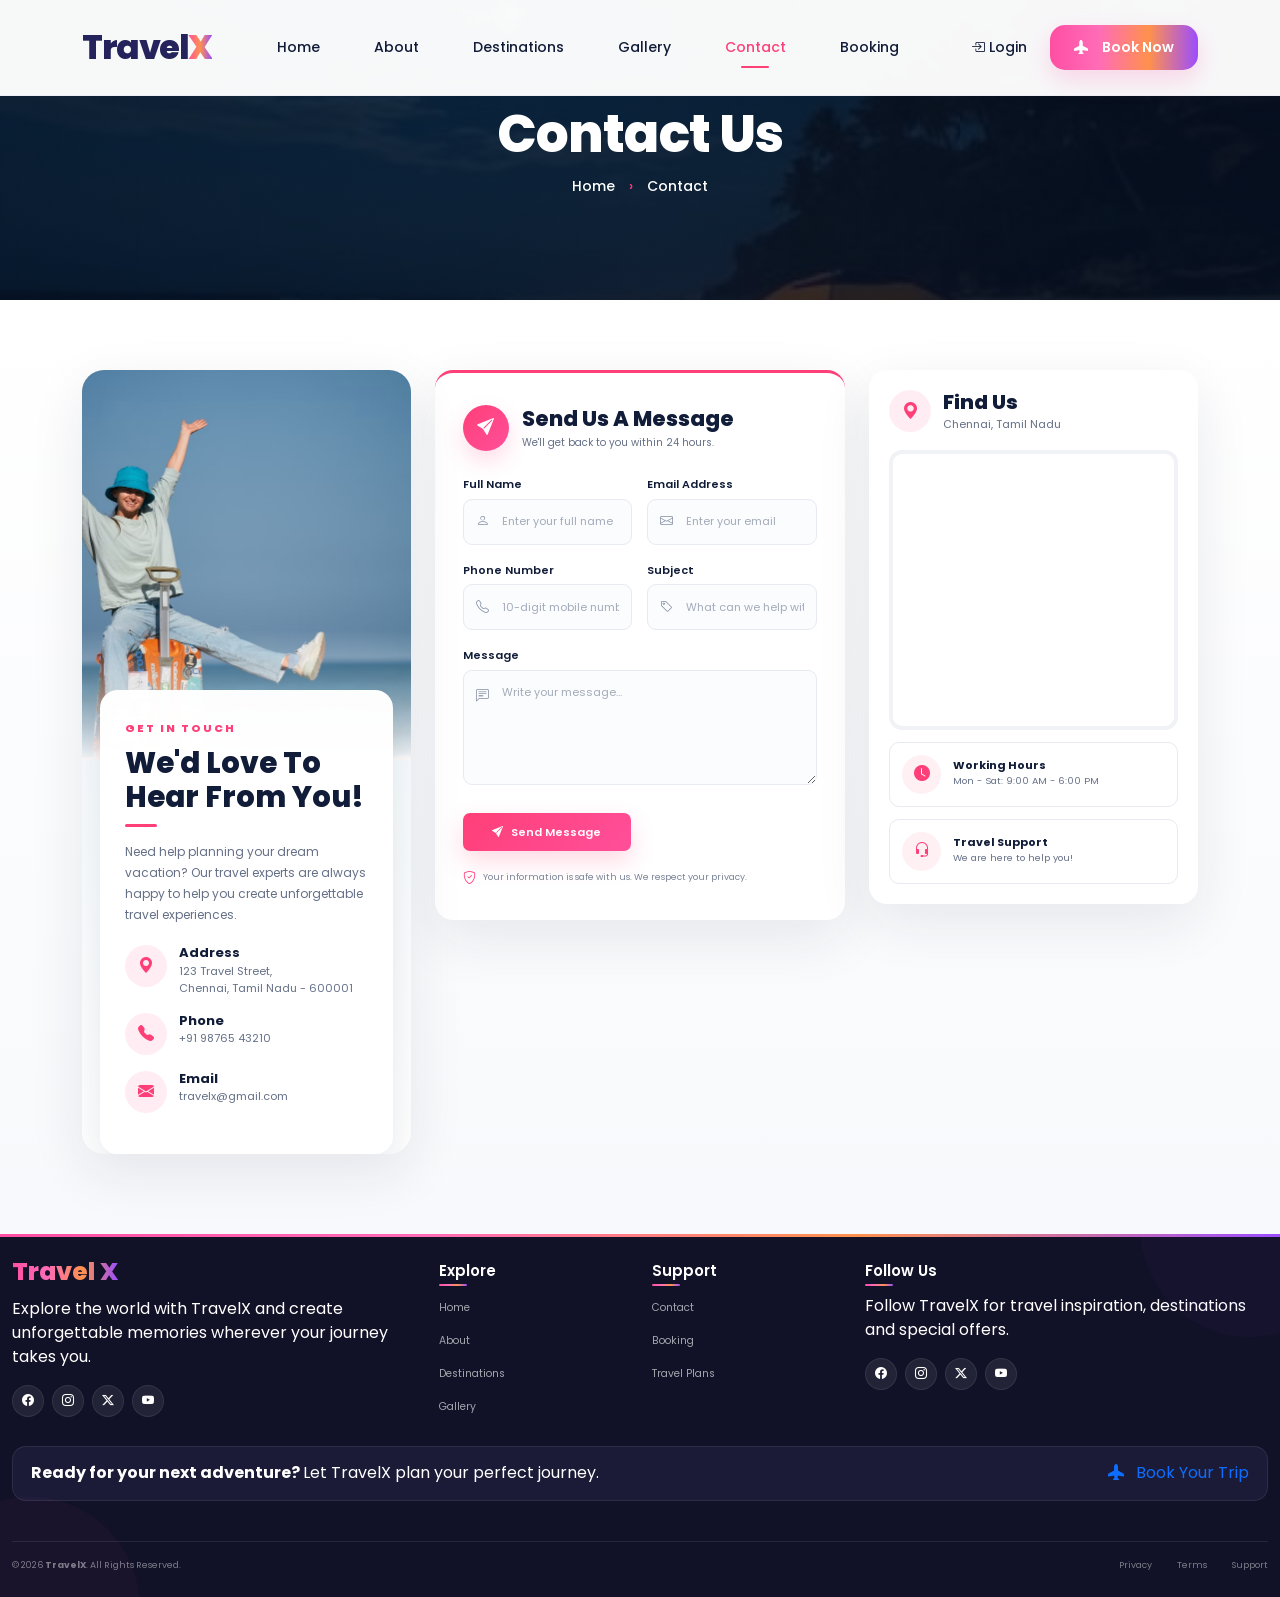
<file: contact.html>
<!DOCTYPE html>
<html lang="en">

<head>

    <meta charset="UTF-8">

    <meta name="viewport"
          content="width=device-width, initial-scale=1.0">

    <title>TravelX | Contact Us</title>


    <!-- ==================================================
                         BOOTSTRAP
    ================================================== -->

    <link
        href="https://cdn.jsdelivr.net/npm/bootstrap@5.3.7/dist/css/bootstrap.min.css"
        rel="stylesheet">


    <!-- ==================================================
                      BOOTSTRAP ICONS
    ================================================== -->

    <link
        rel="stylesheet"
        href="https://cdn.jsdelivr.net/npm/bootstrap-icons@1.13.1/font/bootstrap-icons.min.css">


    <!-- ==================================================
                         GOOGLE FONT
    ================================================== -->

    <link
        href="https://fonts.googleapis.com/css2?family=Poppins:wght@300;400;500;600;700;800&display=swap"
        rel="stylesheet">


    <!-- ==================================================
                       COMMON NAVBAR CSS
    ================================================== -->

    <link
        rel="stylesheet"
        href="css/navbar.css">


    <!-- ==================================================
                       COMMON FOOTER CSS
    ================================================== -->

    <link
        rel="stylesheet"
        href="css/footer.css">


    <!-- ==================================================
                         CONTACT CSS
    ================================================== -->

    <link
        rel="stylesheet"
        href="css/contact.css">

</head>


<body>


    <!-- =====================================================
                         COMMON NAVBAR
    ===================================================== -->

    <div id="navbar"></div>


    <!-- =====================================================
                             HERO
    ===================================================== -->

    <section class="contact-hero">

        <div class="hero-overlay"></div>

        <div class="container">

            <div class="hero-content">

                <h1>
                    Contact Us
                </h1>

                <p>

                    Home

                    <span>›</span>

                    Contact

                </p>

            </div>

        </div>

    </section>


    <!-- =====================================================
                         CONTACT AREA
    ===================================================== -->

    <section class="contact-section">

        <div class="container">

            <div class="contact-grid">


                <!-- =================================================
                     LEFT — TRAVEL IMAGE + INFORMATION
                ================================================== -->

                <div class="contact-intro">

                    <div class="image-area">

                        <img
                            src="images/user3.jpg"
                            alt="TravelX Traveller"
                            class="traveller-image">

                        <div class="image-decoration"></div>

                    </div>


                    <div class="intro-card">

                        <span class="section-label">
                            GET IN TOUCH
                        </span>


                        <h2>

                            We'd Love To
                            Hear From You!

                        </h2>


                        <div class="pink-line"></div>


                        <p class="intro-text">

                            Need help planning your dream vacation?
                            Our travel experts are always happy to help
                            you create unforgettable travel experiences.

                        </p>


                        <!-- ADDRESS -->

                        <div class="info-item">

                            <div class="info-icon">

                                <i class="bi bi-geo-alt-fill"></i>

                            </div>

                            <div>

                                <h5>
                                    Address
                                </h5>

                                <p>

                                    123 Travel Street,<br>
                                    Chennai, Tamil Nadu - 600001

                                </p>

                            </div>

                        </div>


                        <!-- PHONE -->

                        <div class="info-item">

                            <div class="info-icon">

                                <i class="bi bi-telephone-fill"></i>

                            </div>

                            <div>

                                <h5>
                                    Phone
                                </h5>

                                <p>
                                    +91 98765 43210
                                </p>

                            </div>

                        </div>


                        <!-- EMAIL -->

                        <div class="info-item">

                            <div class="info-icon">

                                <i class="bi bi-envelope-fill"></i>

                            </div>

                            <div>

                                <h5>
                                    Email
                                </h5>

                                <p>
                                    travelx@gmail.com
                                </p>

                            </div>

                        </div>

                    </div>

                </div>


                <!-- =================================================
                     CENTER — CONTACT FORM
                ================================================== -->

                <div class="form-card">

                    <div class="form-title">

                        <div class="title-icon">

                            <i class="bi bi-send-fill"></i>

                        </div>

                        <div>

                            <h3>
                                Send Us A Message
                            </h3>

                            <p>
                                We'll get back to you within 24 hours.
                            </p>

                        </div>

                    </div>


                    <form
                        id="contactForm"
                        novalidate>


                        <!-- NAME + EMAIL -->

                        <div class="form-row">

                            <div class="form-group">

                                <label for="name">
                                    Full Name
                                </label>

                                <div class="input-box">

                                    <i class="bi bi-person"></i>

                                    <input
                                        type="text"
                                        id="name"
                                        placeholder="Enter your full name"
                                        autocomplete="name">

                                </div>

                            </div>


                            <div class="form-group">

                                <label for="email">
                                    Email Address
                                </label>

                                <div class="input-box">

                                    <i class="bi bi-envelope"></i>

                                    <input
                                        type="email"
                                        id="email"
                                        placeholder="Enter your email"
                                        autocomplete="email">

                                </div>

                            </div>

                        </div>


                        <!-- PHONE + SUBJECT -->

                        <div class="form-row">

                            <div class="form-group">

                                <label for="phone">
                                    Phone Number
                                </label>

                                <div class="input-box">

                                    <i class="bi bi-telephone"></i>

                                    <input
                                        type="tel"
                                        id="phone"
                                        placeholder="10-digit mobile number"
                                        maxlength="10"
                                        inputmode="numeric"
                                        autocomplete="tel">

                                </div>

                            </div>


                            <div class="form-group">

                                <label for="subject">
                                    Subject
                                </label>

                                <div class="input-box">

                                    <i class="bi bi-tag"></i>

                                    <input
                                        type="text"
                                        id="subject"
                                        placeholder="What can we help with?">

                                </div>

                            </div>

                        </div>


                        <!-- MESSAGE -->

                        <div class="form-group">

                            <label for="message">
                                Message
                            </label>

                            <div class="input-box textarea-box">

                                <i class="bi bi-chat-left-text"></i>

                                <textarea
                                    id="message"
                                    rows="5"
                                    placeholder="Write your message..."></textarea>

                            </div>

                        </div>


                        <!-- SUBMIT -->

                        <button
                            type="submit"
                            class="send-btn">

                            <i class="bi bi-send-fill"></i>

                            <span>
                                Send Message
                            </span>

                        </button>


                        <!-- SUCCESS MESSAGE -->

                        <div
                            id="successMessage"
                            class="success-message">
                        </div>


                        <!-- PRIVACY -->

                        <div class="privacy-note">

                            <i class="bi bi-shield-check"></i>

                            Your information is safe with us.
                            We respect your privacy.

                        </div>

                    </form>

                </div>


                <!-- =================================================
                     RIGHT — MAP
                ================================================== -->

                <div class="location-card">

                    <div class="location-header">

                        <div class="location-icon">

                            <i class="bi bi-geo-alt-fill"></i>

                        </div>

                        <div>

                            <h3>
                                Find Us
                            </h3>

                            <p>
                                Chennai, Tamil Nadu
                            </p>

                        </div>

                    </div>


                    <!-- MAP -->

                    <div class="map-container">

                        <iframe
                            src="https://www.google.com/maps?q=Chennai&output=embed"
                            title="TravelX Chennai Location"
                            loading="lazy"
                            allowfullscreen>
                        </iframe>

                    </div>


                    <!-- WORKING HOURS -->

                    <div class="location-info">

                        <div class="location-info-icon">

                            <i class="bi bi-clock-fill"></i>

                        </div>

                        <div>

                            <h5>
                                Working Hours
                            </h5>

                            <p>
                                Mon - Sat: 9:00 AM - 6:00 PM
                            </p>

                        </div>

                    </div>


                    <!-- SUPPORT -->

                    <div class="location-info">

                        <div class="location-info-icon">

                            <i class="bi bi-headset"></i>

                        </div>

                        <div>

                            <h5>
                                Travel Support
                            </h5>

                            <p>
                                We are here to help you!
                            </p>

                        </div>

                    </div>

                </div>


            </div>

        </div>

    </section>


    <!-- =====================================================
                         COMMON FOOTER
    ===================================================== -->

    <div id="footer"></div>


    <!-- =====================================================
                            SCRIPTS
    ===================================================== -->

    <!-- Bootstrap JS -->

    <script
        src="https://cdn.jsdelivr.net/npm/bootstrap@5.3.7/dist/js/bootstrap.bundle.min.js">
    </script>


    <!-- Common Navbar + Footer -->

    <script src="js/include.js"></script>


    <!-- Contact JavaScript -->

    <script src="js/contact.js"></script>


</body>

</html>
</file>
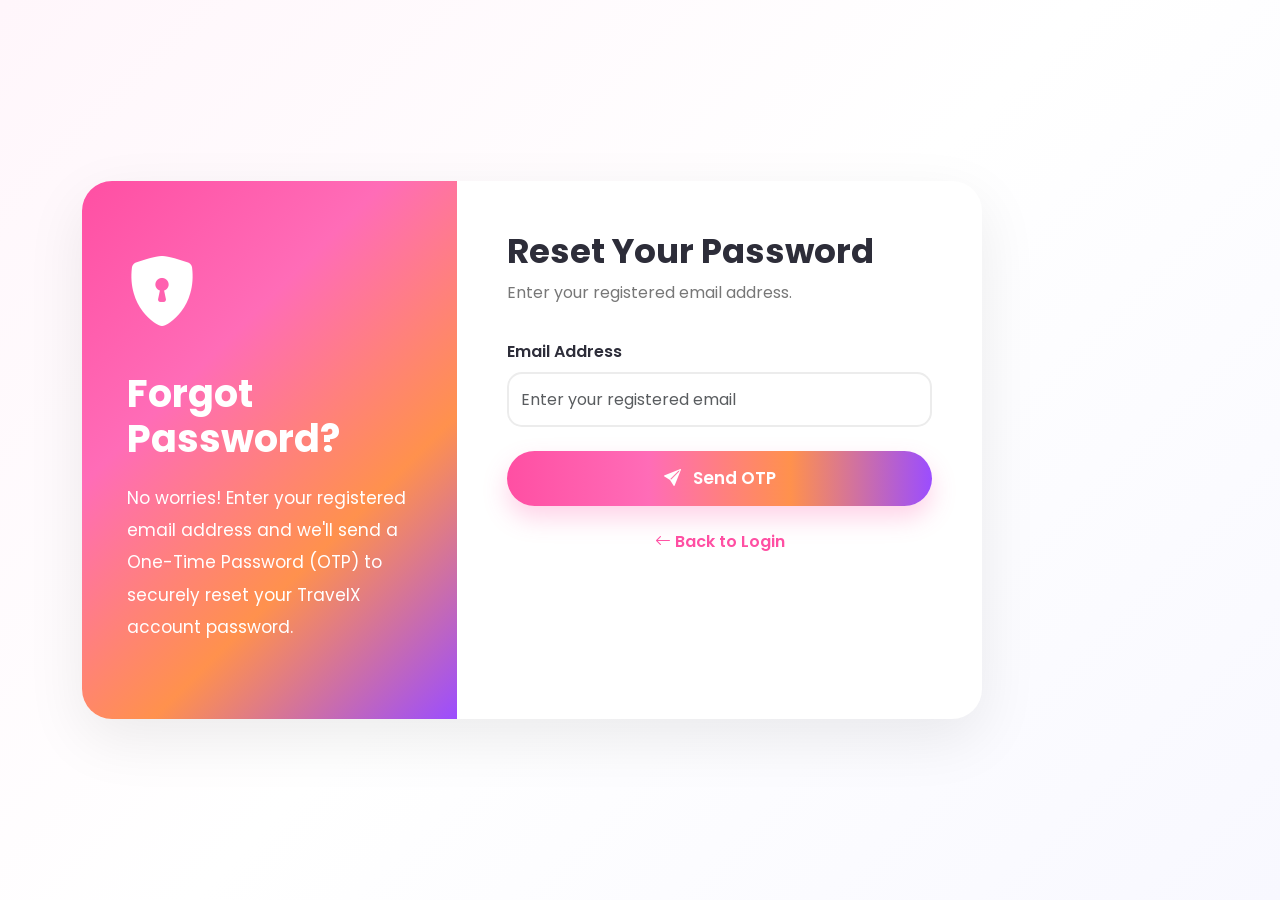
<file: forgot-password.html>
<!DOCTYPE html>
<html lang="en">

<head>

<meta charset="UTF-8">

<meta name="viewport"
content="width=device-width, initial-scale=1.0">

<title>TravelX | Forgot Password</title>

<!-- Bootstrap -->
<link href="https://cdn.jsdelivr.net/npm/bootstrap@5.3.7/dist/css/bootstrap.min.css"
rel="stylesheet">

<!-- Bootstrap Icons -->
<link rel="stylesheet"
href="https://cdn.jsdelivr.net/npm/bootstrap-icons@1.13.1/font/bootstrap-icons.min.css">

<!-- Google Font -->
<link href="https://fonts.googleapis.com/css2?family=Poppins:wght@300;400;500;600;700&display=swap"
rel="stylesheet">

<style>

*{
    margin:0;
    padding:0;
    box-sizing:border-box;
    font-family:'Poppins',sans-serif;
}

:root{
    --pink:#ff4fa3;
    --rose:#ff6cb7;
    --orange:#ff914d;
    --purple:#9b4dff;
    --dark:#2d2d39;
}

body{
    min-height:100vh;
    display:flex;
    justify-content:center;
    align-items:center;
    background:linear-gradient(
        135deg,
        #fff6fb,
        #ffffff,
        #f8f8ff
    );
    padding:30px;
}

/*======================
CARD
======================*/

.forgot-card{
    max-width:900px;
    width:100%;
    background:#fff;
    border-radius:30px;
    overflow:hidden;
    box-shadow:0 20px 60px rgba(0,0,0,.08);
}

/*======================
LEFT PANEL
======================*/

.left-side{
    background:linear-gradient(
        135deg,
        #ff4fa3,
        #ff6cb7,
        #ff914d,
        #9b4dff
    );
    color:#fff;
    padding:60px 45px;
    height:100%;
}

.left-side i{
    font-size:70px;
    margin-bottom:25px;
}

.left-side h2{
    font-size:38px;
    font-weight:700;
    margin-bottom:20px;
}

.left-side p{
    font-size:17px;
    line-height:1.9;
}

/*======================
RIGHT PANEL
======================*/

.right-side{
    padding:50px;
}

.page-title{
    font-size:34px;
    font-weight:700;
    color:var(--dark);
    margin-bottom:10px;
}

.page-subtitle{
    color:#777;
    margin-bottom:35px;
}

/*======================
FORM
======================*/

.form-label{
    font-weight:600;
    color:var(--dark);
}

.form-control{
    height:55px;
    border-radius:15px;
    border:2px solid #ececec;
    box-shadow:none;
    transition:.3s;
}

.form-control:focus{
    border-color:var(--pink);
    box-shadow:0 0 0 .2rem rgba(255,79,163,.15);
}

.error{
    display:none;
    color:#dc3545;
    font-size:13px;
    margin-top:6px;
}

.success{
    display:none;
    color:#198754;
    font-size:13px;
    margin-top:6px;
}

/*======================
BUTTON
======================*/

.send-btn{
    width:100%;
    height:55px;
    border:none;
    border-radius:50px;
    color:#fff;
    font-size:17px;
    font-weight:600;
    background:linear-gradient(
        90deg,
        #ff4fa3,
        #ff6cb7,
        #ff914d,
        #9b4dff
    );
    transition:.35s;
    box-shadow:0 12px 25px rgba(255,79,163,.25);
}

.send-btn:hover{
    transform:translateY(-3px);
    box-shadow:0 15px 35px rgba(255,79,163,.35);
}

.back-login{
    text-decoration:none;
    color:var(--pink);
    font-weight:600;
}

.back-login:hover{
    text-decoration:underline;
}

/*======================
RESPONSIVE
======================*/

@media(max-width:991px){

.left-side{
display:none;
}

.right-side{
padding:35px 25px;
}

}

</style>

</head>

<body>

<div class="container">

<div class="forgot-card">

<div class="row g-0">

<!-- LEFT -->

<div class="col-lg-5 d-none d-lg-block">

<div class="left-side d-flex flex-column justify-content-center h-100">

<i class="bi bi-shield-lock-fill"></i>

<h2>Forgot Password?</h2>

<p>
No worries! Enter your registered email address and we'll send a One-Time Password (OTP) to securely reset your TravelX account password.
</p>

</div>

</div>

<!-- RIGHT -->

<div class="col-lg-7">

<div class="right-side">

<h2 class="page-title">
Reset Your Password
</h2>

<p class="page-subtitle">
Enter your registered email address.
</p>

<form id="forgotForm">

<div class="mb-4">

<label class="form-label">
Email Address
</label>

<input
type="email"
id="email"
class="form-control"
placeholder="Enter your registered email">

<div class="error" id="emailError">
Please enter a valid email address.
</div>

<div class="success" id="emailSuccess">
OTP has been sent successfully.
</div>

</div>

<button
type="submit"
class="send-btn">

<i class="bi bi-send-fill me-2"></i>

Send OTP

</button>

<div class="text-center mt-4">

<a
href="login.html"
class="back-login">

<i class="bi bi-arrow-left"></i>

Back to Login

</a>

</div>

</form>
</div>

</div>

</div>

</div>

</div>

<!-- Bootstrap JS -->
<script src="https://cdn.jsdelivr.net/npm/bootstrap@5.3.7/dist/js/bootstrap.bundle.min.js"></script>

<script>

/*=========================================
        Forgot Password Validation
==========================================*/

const form = document.getElementById("forgotForm");
const email = document.getElementById("email");
const emailError = document.getElementById("emailError");
const emailSuccess = document.getElementById("emailSuccess");
const sendBtn = document.querySelector(".send-btn");

form.addEventListener("submit", function(e){

    e.preventDefault();

    emailError.style.display = "none";
    emailSuccess.style.display = "none";

    const emailPattern =
    /^[^\s@]+@[^\s@]+\.[^\s@]+$/;

    if(!emailPattern.test(email.value.trim())){

        emailError.style.display = "block";
        email.focus();

        return;

    }

    sendBtn.disabled = true;

    sendBtn.innerHTML = `
    <span class="spinner-border spinner-border-sm me-2"></span>
    Sending OTP...
    `;

    setTimeout(function(){

        emailSuccess.style.display = "block";

        sendBtn.disabled = false;

        sendBtn.innerHTML = `
        <i class="bi bi-send-fill me-2"></i>
        Send OTP
        `;

        setTimeout(function(){

            window.location.href = "otp.html";

        },1500);

    },2000);

});

</script>

</body>

</html>
</file>
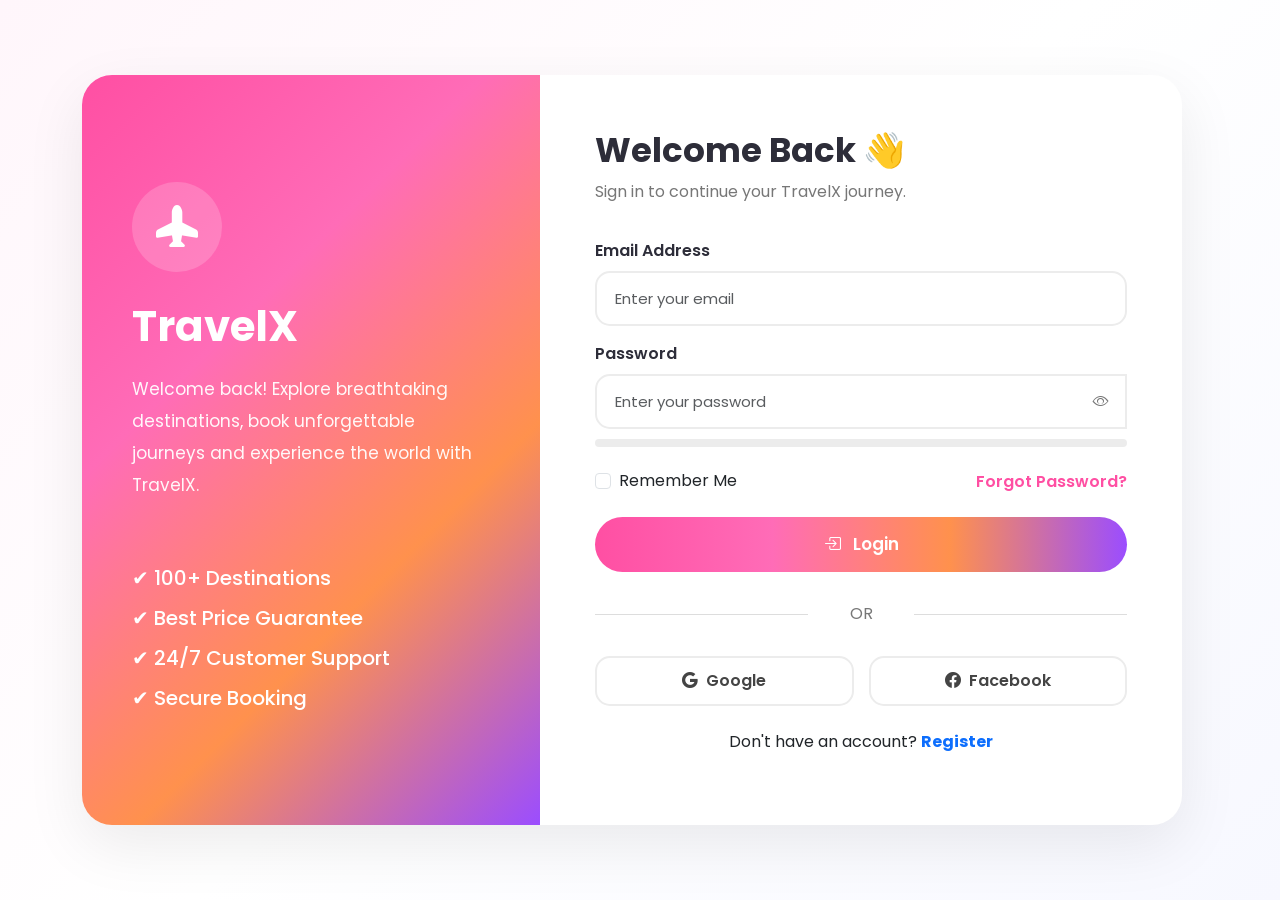
<file: login.html>
<!DOCTYPE html>
<html lang="en">

<head>

    <meta charset="UTF-8">

    <meta name="viewport"
          content="width=device-width, initial-scale=1.0">

    <title>TravelX | Login</title>

    <!-- Bootstrap -->
    <link
        href="https://cdn.jsdelivr.net/npm/bootstrap@5.3.7/dist/css/bootstrap.min.css"
        rel="stylesheet">

    <!-- Bootstrap Icons -->
    <link
        rel="stylesheet"
        href="https://cdn.jsdelivr.net/npm/bootstrap-icons@1.13.1/font/bootstrap-icons.min.css">

    <!-- Google Font -->
    <link
        href="https://fonts.googleapis.com/css2?family=Poppins:wght@300;400;500;600;700&display=swap"
        rel="stylesheet">


    <style>

        * {
            margin: 0;
            padding: 0;
            box-sizing: border-box;
            font-family: 'Poppins', sans-serif;
        }


        :root {
            --pink: #ff4fa3;
            --rose: #ff6cb7;
            --orange: #ff914d;
            --purple: #9b4dff;
            --dark: #2d2d39;
            --light: #ffffff;
        }


        body {

            background: linear-gradient(
                135deg,
                #fff6fb,
                #ffffff,
                #f7f8ff
            );

            min-height: 100vh;

            display: flex;

            justify-content: center;

            align-items: center;

            padding: 40px 20px;

        }


        /* =========================
           LOGIN CARD
        ========================= */

        .login-card {

            width: 100%;

            max-width: 1100px;

            background: #ffffff;

            border-radius: 30px;

            overflow: hidden;

            box-shadow:
                0 20px 60px rgba(0, 0, 0, .08);

        }


        /* =========================
           LEFT SIDE
        ========================= */

        .login-left {

            background: linear-gradient(
                135deg,
                #ff4fa3,
                #ff6cb7,
                #ff914d,
                #9b4dff
            );

            color: #ffffff;

            padding: 60px 50px;

            height: 100%;

        }


        .login-left h1 {

            font-size: 42px;

            font-weight: 700;

            margin-bottom: 20px;

        }


        .login-left p {

            font-size: 17px;

            line-height: 1.9;

            opacity: .95;

        }


        .travel-icon {

            width: 90px;

            height: 90px;

            border-radius: 50%;

            background: rgba(255,255,255,.18);

            display: flex;

            justify-content: center;

            align-items: center;

            font-size: 42px;

            margin-bottom: 30px;

        }


        /* =========================
           RIGHT SIDE
        ========================= */

        .login-right {

            padding: 55px;

        }


        .login-title {

            font-size: 34px;

            font-weight: 700;

            color: var(--dark);

        }


        .login-sub {

            color: #777;

            margin-top: 10px;

            margin-bottom: 35px;

        }


        /* =========================
           FORM
        ========================= */

        .form-label {

            font-weight: 600;

            color: var(--dark);

            margin-bottom: 8px;

        }


        .form-control {

            height: 55px;

            border-radius: 15px;

            border: 2px solid #ececec;

            padding-left: 18px;

            font-size: 15px;

            box-shadow: none;

            transition: .3s;

        }


        .form-control:focus {

            border-color: var(--pink);

            box-shadow:
                0 0 0 .2rem rgba(255,79,163,.15);

        }


        .input-group {

            position: relative;

        }


        .toggle-password {

            position: absolute;

            right: 18px;

            top: 50%;

            transform: translateY(-50%);

            cursor: pointer;

            color: #777;

            z-index: 10;

        }


        /* =========================
           VALIDATION
        ========================= */

        .error-message {

            color: #dc3545;

            font-size: 13px;

            margin-top: 5px;

            display: none;

        }


        /* =========================
           PASSWORD STRENGTH
        ========================= */

        .strength {

            width: 100%;

            height: 8px;

            border-radius: 30px;

            background: #ececec;

            overflow: hidden;

            margin-top: 10px;

        }


        .strength-bar {

            width: 0;

            height: 100%;

            transition: .4s;

        }


        /* =========================
           OPTIONS
        ========================= */

        .options {

            display: flex;

            justify-content: space-between;

            align-items: center;

            margin: 22px 0;

        }


        .options a {

            text-decoration: none;

            color: var(--pink);

            font-weight: 600;

        }


        .options a:hover {

            text-decoration: underline;

        }


        /* =========================
           LOGIN BUTTON
        ========================= */

        .login-btn {

            width: 100%;

            height: 55px;

            border: none;

            border-radius: 50px;

            color: #ffffff;

            font-size: 17px;

            font-weight: 600;

            background: linear-gradient(
                90deg,
                #ff4fa3,
                #ff6cb7,
                #ff914d,
                #9b4dff
            );

            transition: .35s;

        }


        .login-btn:hover {

            transform: translateY(-3px);

            box-shadow:
                0 15px 30px rgba(255,79,163,.30);

        }


        /* =========================
           DIVIDER
        ========================= */

        .divider {

            text-align: center;

            margin: 30px 0;

            color: #777;

            position: relative;

        }


        .divider::before,
        .divider::after {

            content: "";

            position: absolute;

            top: 50%;

            width: 40%;

            height: 1px;

            background: #ddd;

        }


        .divider::before {

            left: 0;

        }


        .divider::after {

            right: 0;

        }


        /* =========================
           SOCIAL LOGIN
        ========================= */

        .social-login {

            display: flex;

            gap: 15px;

        }


        .social-btn {

            flex: 1;

            height: 50px;

            border: 2px solid #ececec;

            border-radius: 15px;

            display: flex;

            justify-content: center;

            align-items: center;

            gap: 8px;

            text-decoration: none;

            color: #444;

            font-weight: 600;

            transition: .3s;

        }


        .social-btn:hover {

            border-color: var(--pink);

            color: var(--pink);

        }


        /* =========================
           RESPONSIVE
        ========================= */

        @media (max-width: 991px) {

            .login-left {

                display: none;

            }

            .login-right {

                padding: 35px 25px;

            }

            .login-card {

                border-radius: 20px;

            }

        }


        @media (max-width: 576px) {

            .social-login {

                flex-direction: column;

            }

            .login-title {

                font-size: 28px;

            }

        }

    </style>

</head>


<body>


<div class="container">

    <div class="login-card">

        <div class="row g-0">


            <!-- =================================================
                              LEFT PANEL
            ================================================== -->

            <div class="col-lg-5 d-none d-lg-block">

                <div
                    class="login-left
                           d-flex
                           flex-column
                           justify-content-center
                           h-100">


                    <div class="travel-icon">

                        <i class="bi bi-airplane-fill"></i>

                    </div>


                    <h1>

                        TravelX

                    </h1>


                    <p>

                        Welcome back! Explore breathtaking
                        destinations, book unforgettable journeys
                        and experience the world with TravelX.

                    </p>


                    <div class="mt-5">

                        <h5>
                            ✔ 100+ Destinations
                        </h5>

                        <h5 class="mt-3">
                            ✔ Best Price Guarantee
                        </h5>

                        <h5 class="mt-3">
                            ✔ 24/7 Customer Support
                        </h5>

                        <h5 class="mt-3">
                            ✔ Secure Booking
                        </h5>

                    </div>

                </div>

            </div>


            <!-- =================================================
                              RIGHT PANEL
            ================================================== -->

            <div class="col-lg-7">

                <div class="login-right">


                    <h2 class="login-title">

                        Welcome Back 👋

                    </h2>


                    <p class="login-sub">

                        Sign in to continue your TravelX journey.

                    </p>


                    <form id="loginForm">


                        <!-- EMAIL -->

                        <div class="mb-3">

                            <label
                                class="form-label"
                                for="email">

                                Email Address

                            </label>


                            <input
                                type="email"
                                class="form-control"
                                id="email"
                                placeholder="Enter your email">


                            <div
                                class="error-message"
                                id="emailError">

                                Please enter a valid email address.

                            </div>

                        </div>


                        <!-- PASSWORD -->

                        <div class="mb-2">

                            <label
                                class="form-label"
                                for="password">

                                Password

                            </label>


                            <div class="input-group">

                                <input
                                    type="password"
                                    class="form-control"
                                    id="password"
                                    placeholder="Enter your password">


                                <span
                                    class="toggle-password"
                                    id="togglePassword">

                                    <i class="bi bi-eye"></i>

                                </span>

                            </div>


                            <div class="strength">

                                <div
                                    class="strength-bar"
                                    id="strengthBar">
                                </div>

                            </div>


                            <div
                                class="error-message"
                                id="passwordError">

                                Password must contain at least
                                8 characters, uppercase,
                                lowercase, number and special character.

                            </div>

                        </div>


                        <!-- OPTIONS -->

                        <div class="options">


                            <div class="form-check">

                                <input
                                    class="form-check-input"
                                    type="checkbox"
                                    id="remember">


                                <label
                                    class="form-check-label"
                                    for="remember">

                                    Remember Me

                                </label>

                            </div>


                            <a href="forgot-password.html">

                                Forgot Password?

                            </a>


                        </div>


                        <!-- LOGIN -->

                        <button
                            type="submit"
                            class="login-btn">

                            <i class="bi bi-box-arrow-in-right me-2"></i>

                            Login

                        </button>


                        <!-- DIVIDER -->

                        <div class="divider">

                            OR

                        </div>


                        <!-- SOCIAL LOGIN -->

                        <div class="social-login">


                            <a
                                href="#"
                                class="social-btn">

                                <i class="bi bi-google"></i>

                                Google

                            </a>


                            <a
                                href="#"
                                class="social-btn">

                                <i class="bi bi-facebook"></i>

                                Facebook

                            </a>


                        </div>


                        <!-- REGISTER -->

                        <p class="text-center mt-4">

                            Don't have an account?

                            <a
                                href="register.html"
                                class="text-decoration-none fw-bold">

                                Register

                            </a>

                        </p>


                    </form>

                </div>

            </div>

        </div>

    </div>

</div>


<!-- =================================================
                         BOOTSTRAP JS
================================================= -->

<script
    src="https://cdn.jsdelivr.net/npm/bootstrap@5.3.7/dist/js/bootstrap.bundle.min.js">
</script>


<script>


/* =================================================
                    SHOW / HIDE PASSWORD
================================================= */

const password =
    document.getElementById("password");

const togglePassword =
    document.getElementById("togglePassword");


togglePassword.addEventListener("click", function () {

    if (password.type === "password") {

        password.type = "text";

        togglePassword.innerHTML =
            '<i class="bi bi-eye-slash"></i>';

    }

    else {

        password.type = "password";

        togglePassword.innerHTML =
            '<i class="bi bi-eye"></i>';

    }

});


/* =================================================
                    PASSWORD STRENGTH
================================================= */

const strengthBar =
    document.getElementById("strengthBar");


password.addEventListener("keyup", function () {

    const value = password.value;

    let strength = 0;


    if (value.length >= 8) {

        strength++;

    }


    if (/[A-Z]/.test(value)) {

        strength++;

    }


    if (/[a-z]/.test(value)) {

        strength++;

    }


    if (/[0-9]/.test(value)) {

        strength++;

    }


    if (/[@$!%*?&]/.test(value)) {

        strength++;

    }


    if (value.length === 0) {

        strengthBar.style.width = "0";

    }

    else if (strength <= 2) {

        strengthBar.style.width = "33%";

        strengthBar.style.background =
            "#dc3545";

    }

    else if (strength <= 4) {

        strengthBar.style.width = "66%";

        strengthBar.style.background =
            "#ffc107";

    }

    else {

        strengthBar.style.width = "100%";

        strengthBar.style.background =
            "#198754";

    }

});


/* =================================================
                    LOGIN VALIDATION
================================================= */

const form =
    document.getElementById("loginForm");


form.addEventListener("submit", function (e) {

    e.preventDefault();


    let valid = true;


    const email =
        document
            .getElementById("email")
            .value
            .trim();


    const passwordValue =
        password.value.trim();


    const emailPattern =
        /^[^\s@]+@[^\s@]+\.[^\s@]+$/;


    const passwordPattern =
        /^(?=.*[a-z])(?=.*[A-Z])(?=.*\d)(?=.*[@$!%*?&]).{8,}$/;


    /* =================================================
                         EMAIL
    ================================================= */

    if (!emailPattern.test(email)) {

        document
            .getElementById("emailError")
            .style.display = "block";

        valid = false;

    }

    else {

        document
            .getElementById("emailError")
            .style.display = "none";

    }


    /* =================================================
                        PASSWORD
    ================================================= */

    if (!passwordPattern.test(passwordValue)) {

        document
            .getElementById("passwordError")
            .style.display = "block";

        valid = false;

    }

    else {

        document
            .getElementById("passwordError")
            .style.display = "none";

    }


    /* =================================================
                    SUCCESS → HOME
    ================================================= */

    if (valid) {

        const button =
            document.querySelector(".login-btn");


        button.disabled = true;


        button.innerHTML = `

            <span
                class="spinner-border
                       spinner-border-sm
                       me-2">
            </span>

            Logging in...

        `;


        setTimeout(function () {

            alert(
                "✅ Login Successful! Welcome to TravelX."
            );


            /* =========================================
                       GO TO HOME PAGE
            ========================================= */

            window.location.href = "index.html";


        }, 1200);

    }

});


</script>


</body>

</html>
</file>
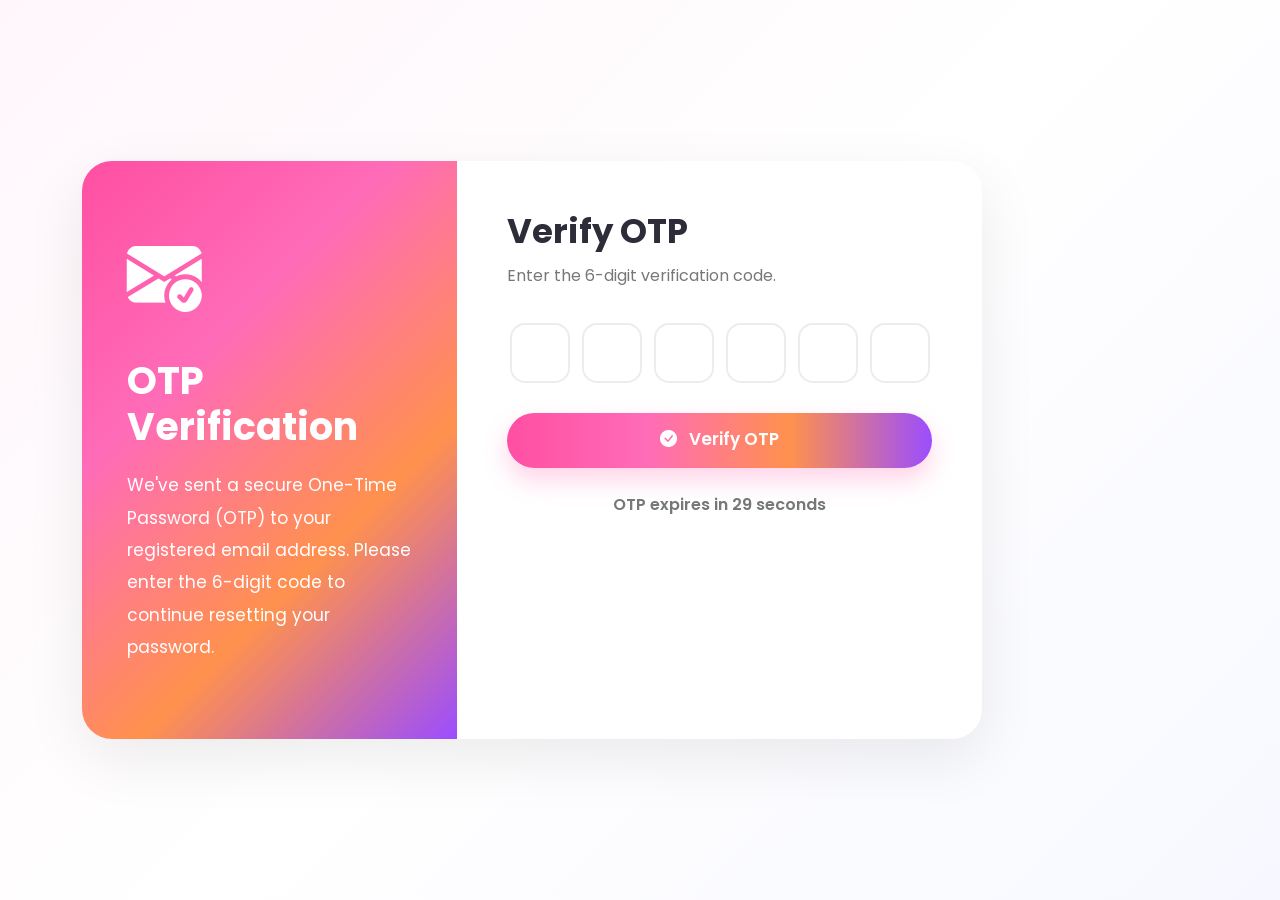
<file: otp.html>
<!DOCTYPE html>
<html lang="en">

<head>

<meta charset="UTF-8">

<meta name="viewport"
      content="width=device-width, initial-scale=1.0">

<title>TravelX | OTP Verification</title>

<!-- Bootstrap -->
<link href="https://cdn.jsdelivr.net/npm/bootstrap@5.3.7/dist/css/bootstrap.min.css"
      rel="stylesheet">

<!-- Bootstrap Icons -->
<link rel="stylesheet"
href="https://cdn.jsdelivr.net/npm/bootstrap-icons@1.13.1/font/bootstrap-icons.min.css">

<!-- Google Font -->
<link href="https://fonts.googleapis.com/css2?family=Poppins:wght@300;400;500;600;700&display=swap"
rel="stylesheet">

<style>

*{
margin:0;
padding:0;
box-sizing:border-box;
font-family:'Poppins',sans-serif;
}

:root{

--pink:#ff4fa3;
--rose:#ff6cb7;
--orange:#ff914d;
--purple:#9b4dff;
--dark:#2d2d39;

}

body{

min-height:100vh;

display:flex;
justify-content:center;
align-items:center;

background:linear-gradient(
135deg,
#fff6fb,
#ffffff,
#f7f8ff
);

padding:25px;

}

/*=========================
CARD
=========================*/

.otp-card{

max-width:900px;
width:100%;

background:#fff;

border-radius:30px;

overflow:hidden;

box-shadow:0 20px 60px rgba(0,0,0,.08);

}

/*=========================
LEFT PANEL
=========================*/

.left-side{

background:linear-gradient(
135deg,
#ff4fa3,
#ff6cb7,
#ff914d,
#9b4dff
);

height:100%;

padding:60px 45px;

color:#fff;

}

.left-side i{

font-size:75px;

margin-bottom:25px;

}

.left-side h2{

font-size:38px;

font-weight:700;

margin-bottom:20px;

}

.left-side p{

font-size:17px;

line-height:1.9;

}

/*=========================
RIGHT PANEL
=========================*/

.right-side{

padding:50px;

}

.page-title{

font-size:34px;

font-weight:700;

color:var(--dark);

}

.page-sub{

margin:12px 0 35px;

color:#777;

}

/*=========================
OTP BOXES
=========================*/

.otp-box{

display:flex;

justify-content:center;

gap:12px;

margin-bottom:30px;

}

.otp-input{

width:60px;

height:60px;

border-radius:15px;

border:2px solid #ececec;

text-align:center;

font-size:24px;

font-weight:700;

outline:none;

transition:.3s;

}

.otp-input:focus{

border-color:var(--pink);

box-shadow:0 0 0 .2rem rgba(255,79,163,.15);

}

/*=========================
BUTTON
=========================*/

.verify-btn{

width:100%;

height:55px;

border:none;

border-radius:50px;

font-size:17px;

font-weight:600;

color:#fff;

background:linear-gradient(
90deg,
#ff4fa3,
#ff6cb7,
#ff914d,
#9b4dff
);

transition:.35s;

box-shadow:0 12px 25px rgba(255,79,163,.25);

}

.verify-btn:hover{

transform:translateY(-3px);

box-shadow:0 15px 35px rgba(255,79,163,.35);

}

/*=========================
TIMER
=========================*/

.timer{

text-align:center;

margin-top:25px;

font-weight:600;

color:#777;

}

#resendOTP{

display:none;

text-align:center;

margin-top:15px;

color:var(--pink);

font-weight:600;

cursor:pointer;

}

#resendOTP:hover{

text-decoration:underline;

}

.error{

display:none;

text-align:center;

color:red;

margin-top:15px;

}

/*=========================
RESPONSIVE
=========================*/

@media(max-width:991px){

.left-side{

display:none;

}

.right-side{

padding:35px 20px;

}

.otp-input{

width:50px;

height:50px;

font-size:20px;

}

}

</style>

</head>

<body>

<div class="container">

<div class="otp-card">

<div class="row g-0">

<!-- LEFT -->

<div class="col-lg-5 d-none d-lg-block">

<div class="left-side d-flex flex-column justify-content-center h-100">

<i class="bi bi-envelope-check-fill"></i>

<h2>

OTP Verification

</h2>

<p>

We've sent a secure One-Time Password (OTP) to your registered email address.

Please enter the 6-digit code to continue resetting your password.

</p>

</div>

</div>

<!-- RIGHT -->

<div class="col-lg-7">

<div class="right-side">

<h2 class="page-title">

Verify OTP

</h2>

<p class="page-sub">

Enter the 6-digit verification code.

</p>

<form id="otpForm">

<div class="otp-box">

<input type="text" maxlength="1" class="otp-input">

<input type="text" maxlength="1" class="otp-input">

<input type="text" maxlength="1" class="otp-input">

<input type="text" maxlength="1" class="otp-input">

<input type="text" maxlength="1" class="otp-input">

<input type="text" maxlength="1" class="otp-input">

</div>

<div class="error" id="otpError">

Please enter a valid 6-digit OTP.

</div>

<button
type="submit"
class="verify-btn">

<i class="bi bi-check-circle-fill me-2"></i>

Verify OTP

</button>

<div class="timer">

OTP expires in
<span id="countdown">

30

</span>
seconds

</div>

<div id="resendOTP">

Resend OTP

</div>
</form>

</div>

</div>

</div>

</div>

</div>

<!-- Bootstrap JS -->
<script src="https://cdn.jsdelivr.net/npm/bootstrap@5.3.7/dist/js/bootstrap.bundle.min.js"></script>

<script>

/*==========================================
        OTP INPUT AUTO FOCUS
==========================================*/

const otpInputs = document.querySelectorAll(".otp-input");

otpInputs.forEach((input,index)=>{

    input.addEventListener("input",function(){

        this.value=this.value.replace(/[^0-9]/g,"");

        if(this.value.length===1 && index<otpInputs.length-1){

            otpInputs[index+1].focus();

        }

    });

    input.addEventListener("keydown",function(e){

        if(e.key==="Backspace" && this.value==="" && index>0){

            otpInputs[index-1].focus();

        }

    });

});

/*==========================================
        PASTE OTP
==========================================*/

otpInputs[0].addEventListener("paste",function(e){

    e.preventDefault();

    const data=(e.clipboardData || window.clipboardData)
    .getData("text")
    .trim();

    if(/^\d{6}$/.test(data)){

        data.split("").forEach((num,index)=>{

            otpInputs[index].value=num;

        });

        otpInputs[5].focus();

    }

});

/*==========================================
        COUNTDOWN TIMER
==========================================*/

let seconds = 30;

const countdown = document.getElementById("countdown");

const resend = document.getElementById("resendOTP");

const timer = setInterval(function(){

    seconds--;

    countdown.innerHTML = seconds;

    if(seconds<=0){

        clearInterval(timer);

        countdown.innerHTML="0";

        resend.style.display="block";

    }

},1000);

/*==========================================
        RESEND OTP
==========================================*/

resend.addEventListener("click",function(){

    seconds=30;

    countdown.innerHTML=30;

    resend.style.display="none";

    alert("✅ New OTP Sent Successfully.");

    const newTimer=setInterval(function(){

        seconds--;

        countdown.innerHTML=seconds;

        if(seconds<=0){

            clearInterval(newTimer);

            resend.style.display="block";

        }

    },1000);

});

/*==========================================
        VERIFY OTP
==========================================*/

const form=document.getElementById("otpForm");

const error=document.getElementById("otpError");

form.addEventListener("submit",function(e){

    e.preventDefault();

    let otp="";

    otpInputs.forEach(box=>{

        otp+=box.value;

    });

    if(otp.length!==6){

        error.style.display="block";

        return;

    }

    error.style.display="none";

    const btn=document.querySelector(".verify-btn");

    btn.disabled=true;

    btn.innerHTML=`
    <span class="spinner-border spinner-border-sm me-2"></span>
    Verifying...
    `;

    setTimeout(function(){

        alert("✅ OTP Verified Successfully!");

        window.location.href="reset-password.html";

    },2000);

});

</script>

</body>

</html>
</file>
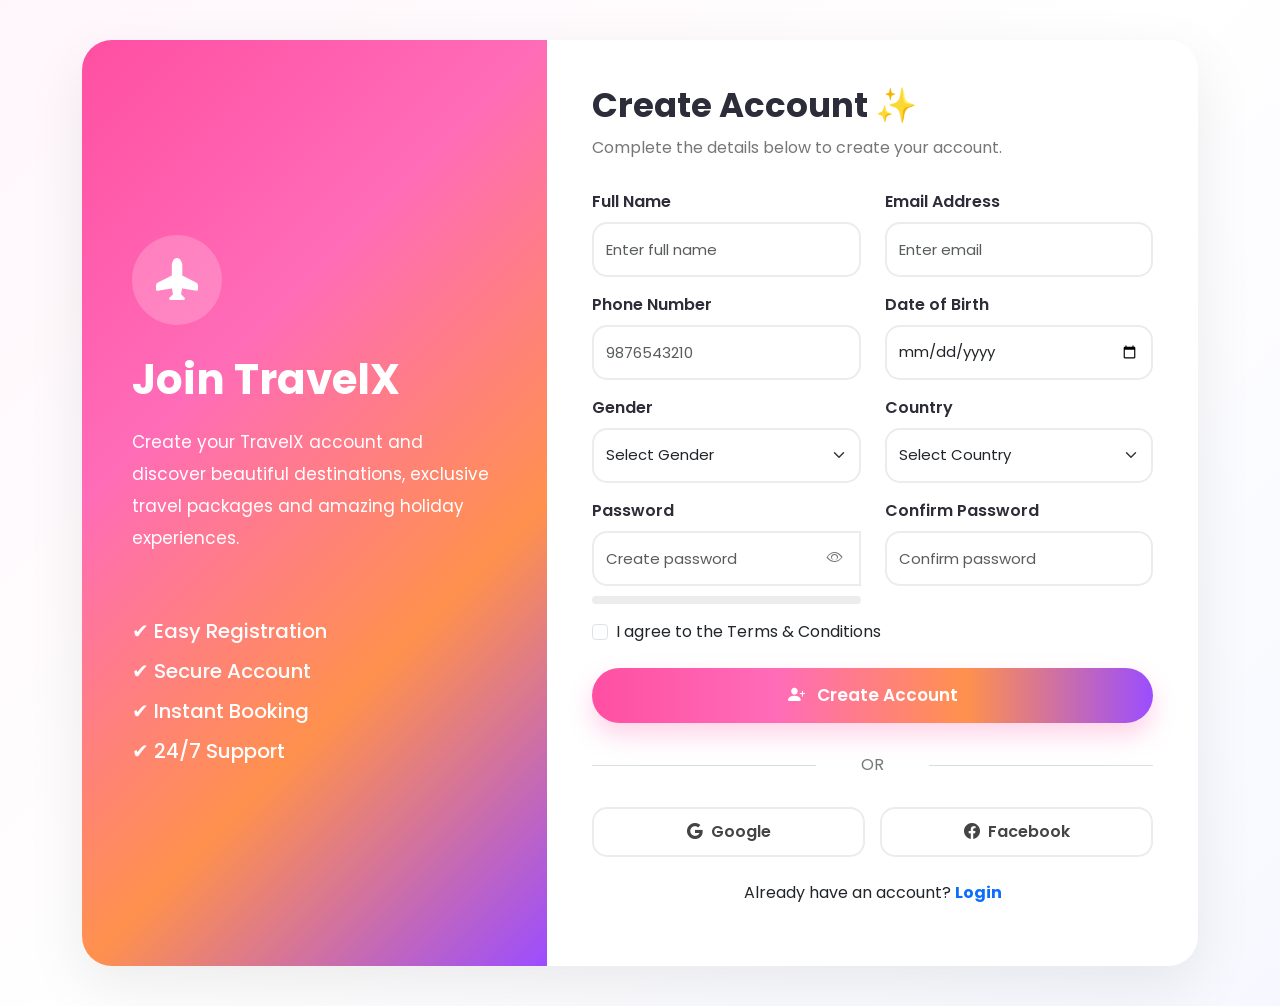
<file: register.html>
<!DOCTYPE html>
<html lang="en">

<head>

    <meta charset="UTF-8">

    <meta name="viewport"
          content="width=device-width, initial-scale=1.0">

    <title>TravelX | Register</title>

    <!-- Bootstrap -->
    <link
        href="https://cdn.jsdelivr.net/npm/bootstrap@5.3.7/dist/css/bootstrap.min.css"
        rel="stylesheet">

    <!-- Bootstrap Icons -->
    <link
        rel="stylesheet"
        href="https://cdn.jsdelivr.net/npm/bootstrap-icons@1.13.1/font/bootstrap-icons.min.css">

    <!-- Google Font -->
    <link
        href="https://fonts.googleapis.com/css2?family=Poppins:wght@300;400;500;600;700&display=swap"
        rel="stylesheet">

    <style>

        * {
            margin: 0;
            padding: 0;
            box-sizing: border-box;
            font-family: 'Poppins', sans-serif;
        }

        :root {
            --pink: #ff4fa3;
            --rose: #ff6cb7;
            --orange: #ff914d;
            --purple: #9b4dff;
            --dark: #2d2d39;
        }

        body {
            min-height: 100vh;

            background: linear-gradient(
                135deg,
                #fff6fb,
                #ffffff,
                #f7f8ff
            );

            display: flex;
            justify-content: center;
            align-items: center;

            padding: 40px 15px;
        }


        /* ==========================
           REGISTER CARD
        ========================== */

        .register-card {
            width: 100%;
            max-width: 1200px;

            background: #ffffff;

            border-radius: 30px;

            overflow: hidden;

            box-shadow:
                0 20px 60px rgba(0, 0, 0, .08);
        }


        /* ==========================
           LEFT SIDE
        ========================== */

        .register-left {
            background: linear-gradient(
                135deg,
                #ff4fa3,
                #ff6cb7,
                #ff914d,
                #9b4dff
            );

            color: #ffffff;

            padding: 60px 50px;

            height: 100%;
        }

        .register-left h1 {
            font-size: 42px;

            font-weight: 700;

            margin-bottom: 20px;
        }

        .register-left p {
            font-size: 17px;

            line-height: 1.9;
        }

        .register-icon {
            width: 90px;
            height: 90px;

            border-radius: 50%;

            background: rgba(255, 255, 255, .20);

            display: flex;

            justify-content: center;
            align-items: center;

            font-size: 42px;

            margin-bottom: 30px;
        }


        /* ==========================
           RIGHT SIDE
        ========================== */

        .register-right {
            padding: 45px;
        }

        .register-title {
            font-size: 34px;

            font-weight: 700;

            color: var(--dark);
        }

        .register-sub {
            color: #777;

            margin-top: 10px;

            margin-bottom: 30px;
        }


        /* ==========================
           FORM
        ========================== */

        .form-label {
            font-weight: 600;

            color: var(--dark);

            margin-bottom: 8px;
        }

        .form-control,
        .form-select {
            height: 55px;

            border-radius: 15px;

            border: 2px solid #ececec;

            box-shadow: none;

            font-size: 15px;

            transition: .3s;
        }

        .form-control:focus,
        .form-select:focus {
            border-color: var(--pink);

            box-shadow:
                0 0 0 .2rem rgba(255, 79, 163, .15);
        }

        .input-group {
            position: relative;
        }

        .toggle-password {
            position: absolute;

            top: 50%;
            right: 18px;

            transform: translateY(-50%);

            cursor: pointer;

            color: #777;

            z-index: 10;
        }


        /* ==========================
           VALIDATION
        ========================== */

        .error {
            color: #dc3545;

            font-size: 13px;

            margin-top: 5px;

            display: none;
        }


        /* ==========================
           PASSWORD STRENGTH
        ========================== */

        .strength {
            width: 100%;

            height: 8px;

            border-radius: 20px;

            background: #ececec;

            margin-top: 10px;

            overflow: hidden;
        }

        .strength-bar {
            width: 0;

            height: 100%;

            transition: .4s;
        }


        /* ==========================
           REGISTER BUTTON
        ========================== */

        .register-btn {
            width: 100%;

            height: 55px;

            border: none;

            border-radius: 50px;

            color: #ffffff;

            font-size: 17px;

            font-weight: 600;

            background: linear-gradient(
                90deg,
                #ff4fa3,
                #ff6cb7,
                #ff914d,
                #9b4dff
            );

            transition: .35s;

            box-shadow:
                0 12px 25px rgba(255, 79, 163, .25);
        }

        .register-btn:hover {
            transform: translateY(-3px);

            box-shadow:
                0 15px 35px rgba(255, 79, 163, .35);
        }


        /* ==========================
           SOCIAL BUTTONS
        ========================== */

        .social-login {
            display: flex;

            gap: 15px;
        }

        .social-btn {
            flex: 1;

            height: 50px;

            border: 2px solid #ececec;

            border-radius: 15px;

            display: flex;

            justify-content: center;
            align-items: center;

            gap: 8px;

            text-decoration: none;

            color: #444;

            font-weight: 600;

            transition: .3s;
        }

        .social-btn:hover {
            border-color: var(--pink);

            color: var(--pink);
        }


        /* ==========================
           DIVIDER
        ========================== */

        .divider {
            text-align: center;

            margin: 30px 0;

            color: #777;

            position: relative;
        }

        .divider::before,
        .divider::after {
            content: "";

            position: absolute;

            top: 50%;

            width: 40%;

            height: 1px;

            background: #ddd;
        }

        .divider::before {
            left: 0;
        }

        .divider::after {
            right: 0;
        }


        /* ==========================
           RESPONSIVE
        ========================== */

        @media (max-width: 991px) {

            .register-left {
                display: none;
            }

            .register-right {
                padding: 30px 20px;
            }

            .register-card {
                border-radius: 20px;
            }

        }

        @media (max-width: 576px) {

            body {
                padding: 20px 10px;
            }

            .register-right {
                padding: 25px 18px;
            }

            .register-title {
                font-size: 28px;
            }

            .social-login {
                flex-direction: column;
            }

        }

    </style>

</head>


<body>

<div class="container">

    <div class="register-card">

        <div class="row g-0">


            <!-- ==========================
                    LEFT PANEL
            ========================== -->

            <div class="col-lg-5 d-none d-lg-block">

                <div class="register-left
                            d-flex
                            flex-column
                            justify-content-center
                            h-100">

                    <div class="register-icon">

                        <i class="bi bi-airplane-fill"></i>

                    </div>


                    <h1>
                        Join TravelX
                    </h1>


                    <p>

                        Create your TravelX account and discover
                        beautiful destinations, exclusive travel
                        packages and amazing holiday experiences.

                    </p>


                    <div class="mt-5">

                        <h5>
                            ✔ Easy Registration
                        </h5>

                        <h5 class="mt-3">
                            ✔ Secure Account
                        </h5>

                        <h5 class="mt-3">
                            ✔ Instant Booking
                        </h5>

                        <h5 class="mt-3">
                            ✔ 24/7 Support
                        </h5>

                    </div>

                </div>

            </div>


            <!-- ==========================
                    RIGHT PANEL
            ========================== -->

            <div class="col-lg-7">

                <div class="register-right">

                    <h2 class="register-title">
                        Create Account ✨
                    </h2>


                    <p class="register-sub">
                        Complete the details below to create your account.
                    </p>


                    <form id="registerForm">


                        <div class="row">


                            <!-- FULL NAME -->

                            <div class="col-md-6 mb-3">

                                <label
                                    class="form-label"
                                    for="fullName">

                                    Full Name

                                </label>


                                <input
                                    type="text"
                                    class="form-control"
                                    id="fullName"
                                    placeholder="Enter full name">


                                <div
                                    class="error"
                                    id="nameError">

                                    Enter a valid full name.

                                </div>

                            </div>


                            <!-- EMAIL -->

                            <div class="col-md-6 mb-3">

                                <label
                                    class="form-label"
                                    for="email">

                                    Email Address

                                </label>


                                <input
                                    type="email"
                                    class="form-control"
                                    id="email"
                                    placeholder="Enter email">


                                <div
                                    class="error"
                                    id="emailError">

                                    Enter a valid email.

                                </div>

                            </div>


                            <!-- PHONE -->

                            <div class="col-md-6 mb-3">

                                <label
                                    class="form-label"
                                    for="phone">

                                    Phone Number

                                </label>


                                <input
                                    type="tel"
                                    class="form-control"
                                    id="phone"
                                    maxlength="10"
                                    inputmode="numeric"
                                    placeholder="9876543210">


                                <div
                                    class="error"
                                    id="phoneError">

                                    Enter a valid 10-digit phone number.

                                </div>

                            </div>


                            <!-- DOB -->

                            <div class="col-md-6 mb-3">

                                <label
                                    class="form-label"
                                    for="dob">

                                    Date of Birth

                                </label>


                                <input
                                    type="date"
                                    class="form-control"
                                    id="dob">

                            </div>


                            <!-- GENDER -->

                            <div class="col-md-6 mb-3">

                                <label
                                    class="form-label"
                                    for="gender">

                                    Gender

                                </label>


                                <select
                                    class="form-select"
                                    id="gender">

                                    <option value="">
                                        Select Gender
                                    </option>

                                    <option value="Male">
                                        Male
                                    </option>

                                    <option value="Female">
                                        Female
                                    </option>

                                    <option value="Other">
                                        Other
                                    </option>

                                </select>

                            </div>


                            <!-- COUNTRY -->

                            <div class="col-md-6 mb-3">

                                <label
                                    class="form-label"
                                    for="country">

                                    Country

                                </label>


                                <select
                                    class="form-select"
                                    id="country">

                                    <option value="">
                                        Select Country
                                    </option>

                                    <option value="India">
                                        India
                                    </option>

                                    <option value="USA">
                                        USA
                                    </option>

                                    <option value="Canada">
                                        Canada
                                    </option>

                                    <option value="Australia">
                                        Australia
                                    </option>

                                    <option value="Singapore">
                                        Singapore
                                    </option>

                                </select>

                            </div>


                            <!-- PASSWORD -->

                            <div class="col-md-6 mb-3">

                                <label
                                    class="form-label"
                                    for="password">

                                    Password

                                </label>


                                <div class="input-group">

                                    <input
                                        type="password"
                                        class="form-control"
                                        id="password"
                                        placeholder="Create password">


                                    <span
                                        class="toggle-password"
                                        id="togglePassword">

                                        <i class="bi bi-eye"></i>

                                    </span>

                                </div>


                                <div class="strength">

                                    <div
                                        class="strength-bar"
                                        id="strengthBar">
                                    </div>

                                </div>


                                <div
                                    class="error"
                                    id="passwordError">

                                    Minimum 8 characters with uppercase,
                                    lowercase, number and special character.

                                </div>

                            </div>


                            <!-- CONFIRM PASSWORD -->

                            <div class="col-md-6 mb-3">

                                <label
                                    class="form-label"
                                    for="confirmPassword">

                                    Confirm Password

                                </label>


                                <input
                                    type="password"
                                    class="form-control"
                                    id="confirmPassword"
                                    placeholder="Confirm password">


                                <div
                                    class="error"
                                    id="confirmError">

                                    Passwords do not match.

                                </div>

                            </div>


                            <!-- TERMS -->

                            <div class="col-12">

                                <div class="form-check mb-4">

                                    <input
                                        class="form-check-input"
                                        type="checkbox"
                                        id="terms">


                                    <label
                                        class="form-check-label"
                                        for="terms">

                                        I agree to the
                                        Terms & Conditions

                                    </label>

                                </div>


                                <button
                                    type="submit"
                                    class="register-btn">

                                    <i class="bi bi-person-plus-fill me-2"></i>

                                    Create Account

                                </button>

                            </div>


                        </div>


                        <!-- DIVIDER -->

                        <div class="divider">
                            OR
                        </div>


                        <!-- SOCIAL -->

                        <div class="social-login">

                            <a
                                href="#"
                                class="social-btn">

                                <i class="bi bi-google"></i>

                                Google

                            </a>


                            <a
                                href="#"
                                class="social-btn">

                                <i class="bi bi-facebook"></i>

                                Facebook

                            </a>

                        </div>


                        <!-- LOGIN -->

                        <p class="text-center mt-4">

                            Already have an account?

                            <a
                                href="login.html"
                                class="fw-bold text-decoration-none">

                                Login

                            </a>

                        </p>


                    </form>

                </div>

            </div>

        </div>

    </div>

</div>


<!-- Bootstrap JS -->

<script
    src="https://cdn.jsdelivr.net/npm/bootstrap@5.3.7/dist/js/bootstrap.bundle.min.js">
</script>


<script>

    /* ==========================
       SHOW / HIDE PASSWORD
    ========================== */

    const password =
        document.getElementById("password");

    const confirmPassword =
        document.getElementById("confirmPassword");

    const toggle =
        document.getElementById("togglePassword");


    toggle.addEventListener("click", function () {

        if (password.type === "password") {

            password.type = "text";

            confirmPassword.type = "text";

            toggle.innerHTML =
                '<i class="bi bi-eye-slash"></i>';

        } else {

            password.type = "password";

            confirmPassword.type = "password";

            toggle.innerHTML =
                '<i class="bi bi-eye"></i>';

        }

    });


    /* ==========================
       PASSWORD STRENGTH
    ========================== */

    const strengthBar =
        document.getElementById("strengthBar");


    password.addEventListener("keyup", function () {

        const value = password.value;

        let strength = 0;


        if (value.length >= 8) {
            strength++;
        }

        if (/[A-Z]/.test(value)) {
            strength++;
        }

        if (/[a-z]/.test(value)) {
            strength++;
        }

        if (/[0-9]/.test(value)) {
            strength++;
        }

        if (/[@$!%*?&]/.test(value)) {
            strength++;
        }


        if (value.length === 0) {

            strengthBar.style.width = "0";

            return;
        }


        if (strength <= 2) {

            strengthBar.style.width = "33%";

            strengthBar.style.background =
                "#dc3545";

        }

        else if (strength <= 4) {

            strengthBar.style.width = "66%";

            strengthBar.style.background =
                "#ffc107";

        }

        else {

            strengthBar.style.width = "100%";

            strengthBar.style.background =
                "#198754";

        }

    });


    /* ==========================
       FORM VALIDATION
    ========================== */

    const form =
        document.getElementById("registerForm");


    form.addEventListener("submit", function (e) {

        e.preventDefault();


        let valid = true;


        const name =
            document.getElementById("fullName")
                .value
                .trim();


        const email =
            document.getElementById("email")
                .value
                .trim();


        const phone =
            document.getElementById("phone")
                .value
                .trim();


        const pass =
            password.value;


        const confirm =
            confirmPassword.value;


        const terms =
            document.getElementById("terms").checked;


        const namePattern =
            /^[A-Za-z ]{3,50}$/;


        const emailPattern =
            /^[^\s@]+@[^\s@]+\.[^\s@]+$/;


        const phonePattern =
            /^[6-9]\d{9}$/;


        const passPattern =
            /^(?=.*[a-z])(?=.*[A-Z])(?=.*\d)(?=.*[@$!%*?&]).{8,}$/;


        /* HIDE OLD ERRORS */

        document
            .querySelectorAll(".error")
            .forEach(function (item) {

                item.style.display = "none";

            });


        /* NAME */

        if (!namePattern.test(name)) {

            document
                .getElementById("nameError")
                .style.display = "block";

            valid = false;

        }


        /* EMAIL */

        if (!emailPattern.test(email)) {

            document
                .getElementById("emailError")
                .style.display = "block";

            valid = false;

        }


        /* PHONE */

        if (!phonePattern.test(phone)) {

            document
                .getElementById("phoneError")
                .style.display = "block";

            valid = false;

        }


        /* PASSWORD */

        if (!passPattern.test(pass)) {

            document
                .getElementById("passwordError")
                .style.display = "block";

            valid = false;

        }


        /* CONFIRM PASSWORD */

        if (pass !== confirm) {

            document
                .getElementById("confirmError")
                .style.display = "block";

            valid = false;

        }


        /* TERMS */

        if (!terms) {

            alert(
                "Please accept the Terms & Conditions."
            );

            valid = false;

        }


        /* SUCCESS */

        if (valid) {

            const button =
                document.querySelector(".register-btn");


            button.disabled = true;


            button.innerHTML = `
                <span class="spinner-border spinner-border-sm me-2"></span>
                Creating Account...
            `;


            setTimeout(function () {

                alert(
                    "🎉 Registration Successful! Welcome to TravelX."
                );


                form.reset();


                strengthBar.style.width = "0";


                button.disabled = false;


                button.innerHTML = `
                    <i class="bi bi-person-plus-fill me-2"></i>
                    Create Account
                `;


                window.location.href =
                    "login.html";

            }, 1500);

        }

    });

</script>


</body>

</html>
</file>
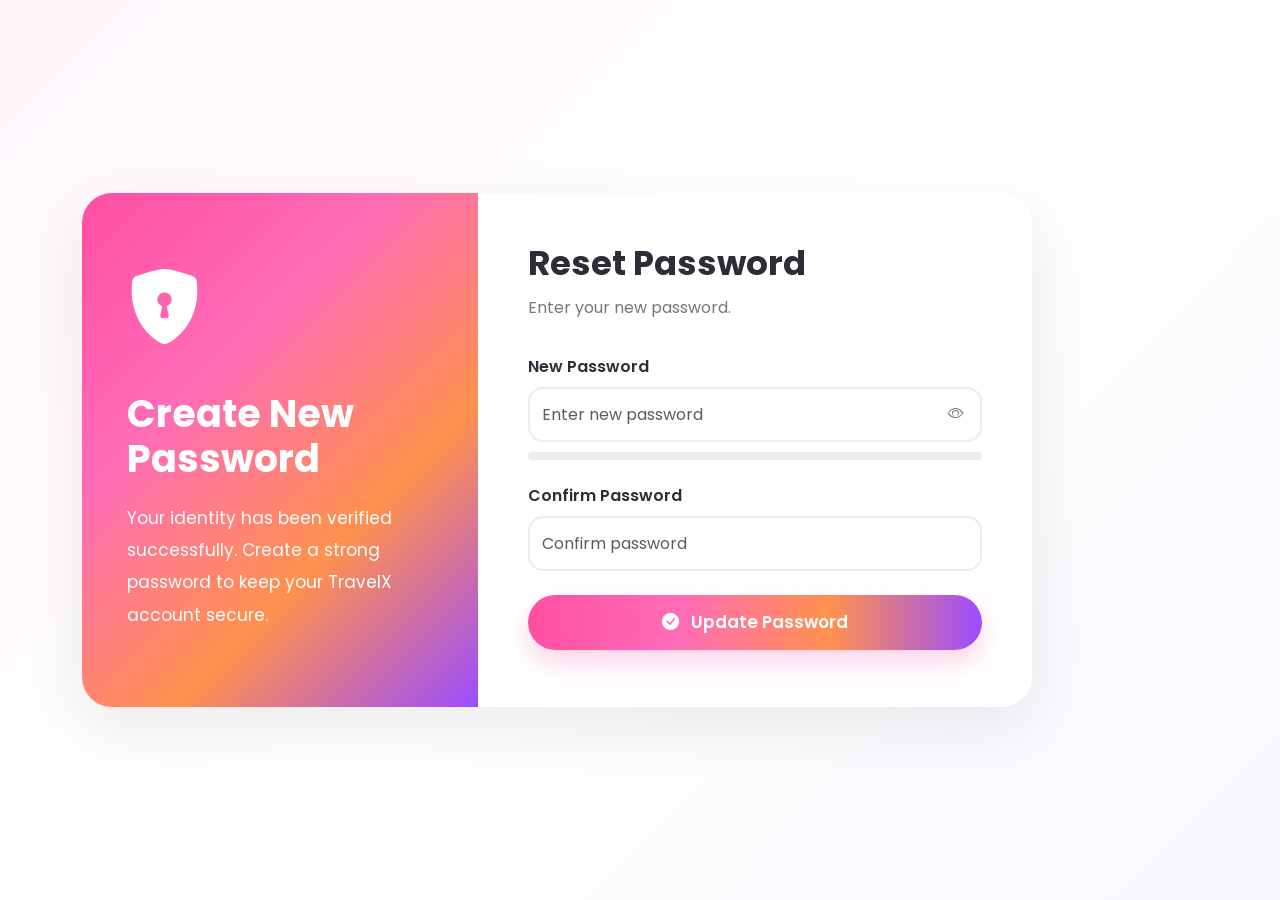
<file: reset-password.html>
<!DOCTYPE html>
<html lang="en">

<head>

<meta charset="UTF-8">

<meta name="viewport"
      content="width=device-width, initial-scale=1.0">

<title>TravelX | Reset Password</title>

<!-- Bootstrap -->
<link href="https://cdn.jsdelivr.net/npm/bootstrap@5.3.7/dist/css/bootstrap.min.css"
      rel="stylesheet">

<!-- Bootstrap Icons -->
<link rel="stylesheet"
href="https://cdn.jsdelivr.net/npm/bootstrap-icons@1.13.1/font/bootstrap-icons.min.css">

<!-- Google Font -->
<link href="https://fonts.googleapis.com/css2?family=Poppins:wght@300;400;500;600;700&display=swap"
rel="stylesheet">

<style>

*{
margin:0;
padding:0;
box-sizing:border-box;
font-family:'Poppins',sans-serif;
}

:root{

--pink:#ff4fa3;
--rose:#ff6cb7;
--orange:#ff914d;
--purple:#9b4dff;
--dark:#2d2d39;

}

body{

min-height:100vh;

display:flex;
justify-content:center;
align-items:center;

background:linear-gradient(
135deg,
#fff6fb,
#ffffff,
#f8f8ff
);

padding:30px;

}

/*========================
CARD
========================*/

.reset-card{

max-width:950px;
width:100%;

background:#fff;

border-radius:30px;

overflow:hidden;

box-shadow:0 20px 60px rgba(0,0,0,.08);

}

/*========================
LEFT
========================*/

.left-side{

height:100%;

padding:60px 45px;

color:#fff;

background:linear-gradient(
135deg,
#ff4fa3,
#ff6cb7,
#ff914d,
#9b4dff
);

}

.left-side i{

font-size:75px;

margin-bottom:25px;

}

.left-side h2{

font-size:38px;

font-weight:700;

margin-bottom:20px;

}

.left-side p{

font-size:17px;

line-height:1.9;

}

/*========================
RIGHT
========================*/

.right-side{

padding:50px;

}

.page-title{

font-size:34px;

font-weight:700;

color:var(--dark);

}

.page-sub{

margin:12px 0 35px;

color:#777;

}

/*========================
FORM
========================*/

.form-label{

font-weight:600;

color:var(--dark);

}

.form-control{

height:55px;

border-radius:15px;

border:2px solid #ececec;

box-shadow:none;

transition:.3s;

}

.form-control:focus{

border-color:var(--pink);

box-shadow:0 0 0 .2rem rgba(255,79,163,.15);

}

.password-box{

position:relative;

}

.toggle-password{

position:absolute;

right:18px;

top:50%;

transform:translateY(-50%);

cursor:pointer;

color:#777;

}

.strength{

height:8px;

background:#ececec;

border-radius:30px;

margin-top:10px;

overflow:hidden;

}

.strength-bar{

width:0;

height:100%;

transition:.4s;

}

.error{

display:none;

color:#dc3545;

font-size:13px;

margin-top:6px;

}

/*========================
BUTTON
========================*/

.reset-btn{

width:100%;

height:55px;

border:none;

border-radius:50px;

font-size:17px;

font-weight:600;

color:#fff;

background:linear-gradient(
90deg,
#ff4fa3,
#ff6cb7,
#ff914d,
#9b4dff
);

transition:.35s;

box-shadow:0 12px 25px rgba(255,79,163,.25);

}

.reset-btn:hover{

transform:translateY(-3px);

box-shadow:0 15px 35px rgba(255,79,163,.35);

}

/*========================
RESPONSIVE
========================*/

@media(max-width:991px){

.left-side{

display:none;

}

.right-side{

padding:35px 25px;

}

}

</style>

</head>

<body>

<div class="container">

<div class="reset-card">

<div class="row g-0">

<div class="col-lg-5 d-none d-lg-block">

<div class="left-side d-flex flex-column justify-content-center h-100">

<i class="bi bi-shield-lock-fill"></i>

<h2>

Create New Password

</h2>

<p>

Your identity has been verified successfully.

Create a strong password to keep your TravelX account secure.

</p>

</div>

</div>

<div class="col-lg-7">

<div class="right-side">

<h2 class="page-title">

Reset Password

</h2>

<p class="page-sub">

Enter your new password.

</p>

<form id="resetForm">

<div class="mb-4">

<label class="form-label">

New Password

</label>

<div class="password-box">

<input
type="password"
class="form-control"
id="password"
placeholder="Enter new password">

<span
class="toggle-password"
id="togglePassword">

<i class="bi bi-eye"></i>

</span>

</div>

<div class="strength">

<div
class="strength-bar"
id="strengthBar">

</div>

</div>

<div
class="error"
id="passwordError">

Password must contain uppercase, lowercase, number, special character and minimum 8 characters.

</div>

</div>

<div class="mb-4">

<label class="form-label">

Confirm Password

</label>

<input
type="password"
class="form-control"
id="confirmPassword"
placeholder="Confirm password">

<div
class="error"
id="confirmError">

Passwords do not match.

</div>

</div>

<button
type="submit"
class="reset-btn">

<i class="bi bi-check-circle-fill me-2"></i>

Update Password

</button>
</form>

</div>

</div>

</div>

</div>

</div>

<!-- Bootstrap JS -->
<script src="https://cdn.jsdelivr.net/npm/bootstrap@5.3.7/dist/js/bootstrap.bundle.min.js"></script>

<script>

/*=========================================
        SHOW / HIDE PASSWORD
=========================================*/

const password = document.getElementById("password");
const confirmPassword = document.getElementById("confirmPassword");
const togglePassword = document.getElementById("togglePassword");

togglePassword.addEventListener("click",function(){

    if(password.type==="password"){

        password.type="text";
        confirmPassword.type="text";

        togglePassword.innerHTML=
        '<i class="bi bi-eye-slash"></i>';

    }

    else{

        password.type="password";
        confirmPassword.type="password";

        togglePassword.innerHTML=
        '<i class="bi bi-eye"></i>';

    }

});

/*=========================================
        PASSWORD STRENGTH
=========================================*/

const strengthBar =
document.getElementById("strengthBar");

password.addEventListener("keyup",function(){

    let value=password.value;

    let strength=0;

    if(value.length>=8) strength++;

    if(/[A-Z]/.test(value)) strength++;

    if(/[a-z]/.test(value)) strength++;

    if(/[0-9]/.test(value)) strength++;

    if(/[@$!%*?&]/.test(value)) strength++;

    if(strength<=2){

        strengthBar.style.width="33%";
        strengthBar.style.background="#dc3545";

    }

    else if(strength<=4){

        strengthBar.style.width="66%";
        strengthBar.style.background="#ffc107";

    }

    else{

        strengthBar.style.width="100%";
        strengthBar.style.background="#198754";

    }

});

/*=========================================
        FORM VALIDATION
=========================================*/

const form =
document.getElementById("resetForm");

form.addEventListener("submit",function(e){

    e.preventDefault();

    document.getElementById("passwordError").style.display="none";
    document.getElementById("confirmError").style.display="none";

    let valid=true;

    const pattern =
    /^(?=.*[a-z])(?=.*[A-Z])(?=.*\d)(?=.*[@$!%*?&]).{8,}$/;

    if(!pattern.test(password.value)){

        document.getElementById("passwordError").style.display="block";

        valid=false;

    }

    if(password.value!==confirmPassword.value){

        document.getElementById("confirmError").style.display="block";

        valid=false;

    }

    if(valid){

        const btn=document.querySelector(".reset-btn");

        btn.disabled=true;

        btn.innerHTML=`
        <span class="spinner-border spinner-border-sm me-2"></span>
        Updating Password...
        `;

        setTimeout(function(){

            alert("🎉 Password Updated Successfully!");

            window.location.href="login.html";

        },2000);

    }

});

</script>

</body>

</html>
</file>
<file: css/index.css>
/* =========================================================
   TRAVELX - HOME PAGE
   COMPACT PROFESSIONAL VERSION
========================================================= */


/* =========================================================
   ROOT
========================================================= */

:root {
    --pink: #ff4fa3;
    --rose: #ff6cb7;
    --orange: #ff914d;
    --purple: #9b4dff;

    --dark: #1f1f35;
    --text: #555568;
    --muted: #77778a;

    --white: #ffffff;
    --light: #f8f9fc;

    --gradient: linear-gradient(
        90deg,
        #ff4fa3,
        #ff6cb7,
        #ff914d,
        #9b4dff
    );
}


/* =========================================================
   GLOBAL
========================================================= */

* {
    box-sizing: border-box;
}

body {
    margin: 0;
    font-family: "Poppins", sans-serif;
    color: var(--dark);
    background: #ffffff;
    overflow-x: hidden;
}

img {
    max-width: 100%;
    display: block;
}

a {
    text-decoration: none;
}


/* =========================================================
   NAVBAR
   KEEP EXISTING NAVBAR SIZE
========================================================= */

.custom-navbar {
    transition: all 0.3s ease;
}

.custom-navbar.scrolled {
    box-shadow: 0 5px 25px rgba(0, 0, 0, 0.08);
}


/* =========================================================
   HERO
========================================================= */

.hero-section {
    min-height: auto !important;

    padding: 65px 0 55px !important;

    position: relative;

    background:
        radial-gradient(
            circle at 10% 20%,
            rgba(255, 79, 163, 0.08),
            transparent 35%
        ),
        radial-gradient(
            circle at 90% 30%,
            rgba(155, 77, 255, 0.08),
            transparent 35%
        ),
        #ffffff;
}


/* HERO TITLE */

.hero-title {
    margin: 18px 0 15px;

    font-size: clamp(40px, 5vw, 65px);

    line-height: 1.1;

    font-weight: 800;

    color: var(--dark);
}

.hero-title span {
    display: block;

    background: var(--gradient);

    -webkit-background-clip: text;
    -webkit-text-fill-color: transparent;
}


/* HERO TEXT */

.hero-text {
    max-width: 570px;

    margin-bottom: 22px;

    color: var(--text);

    font-size: 15px;

    line-height: 1.7;
}


/* HERO BADGE */

.hero-badge {
    display: inline-flex;

    align-items: center;

    padding: 8px 15px;

    border-radius: 50px;

    background: rgba(255, 79, 163, 0.08);

    color: var(--pink);

    font-size: 12px;

    font-weight: 600;
}


/* HERO BUTTONS */

.hero-buttons {
    display: flex;

    flex-wrap: wrap;

    gap: 12px;

    margin-bottom: 22px;
}

.primary-btn {
    padding: 11px 22px;

    border: none;

    border-radius: 50px;

    color: #ffffff !important;

    background: var(--gradient);

    font-size: 13px;

    font-weight: 600;

    box-shadow:
        0 8px 20px rgba(255, 79, 163, 0.20);

    transition: 0.3s ease;
}

.primary-btn:hover {
    color: #ffffff;

    transform: translateY(-2px);

    box-shadow:
        0 12px 25px rgba(255, 79, 163, 0.28);
}

.secondary-btn {
    padding: 11px 22px;

    border: 1px solid #e4e4ec;

    border-radius: 50px;

    background: #ffffff;

    color: var(--dark);

    font-size: 13px;

    font-weight: 600;

    transition: 0.3s ease;
}

.secondary-btn:hover {
    border-color: var(--pink);

    color: var(--pink);

    transform: translateY(-2px);
}


/* TRUST */

.hero-trust {
    display: flex;

    flex-wrap: wrap;

    gap: 18px;
}

.trust-item {
    display: flex;

    align-items: center;

    gap: 7px;

    color: var(--muted);

    font-size: 11px;
}

.trust-item i {
    color: var(--pink);

    font-size: 13px;
}


/* HERO IMAGE */

.hero-image-wrapper {
    position: relative;

    max-width: 560px;

    margin: auto;
}

.hero-image {
    width: 100%;

    height: 460px;

    object-fit: cover;

    border-radius: 28px;

    box-shadow:
        0 20px 50px rgba(40, 35, 80, 0.16);
}

.hero-image-glow {
    position: absolute;

    width: 180px;

    height: 180px;

    right: -35px;

    top: -35px;

    border-radius: 50%;

    background:
        linear-gradient(
            135deg,
            rgba(255, 79, 163, 0.20),
            rgba(155, 77, 255, 0.20)
        );

    filter: blur(35px);

    z-index: 0;
}

.hero-image {
    position: relative;

    z-index: 1;
}


/* FLOATING CARD */

.hero-floating-card {
    position: absolute;

    left: 25px;

    bottom: 25px;

    z-index: 2;

    display: flex;

    align-items: center;

    gap: 10px;

    padding: 12px 16px;

    border-radius: 15px;

    background: rgba(255, 255, 255, 0.96);

    box-shadow:
        0 12px 30px rgba(0, 0, 0, 0.12);
}

.hero-floating-card small {
    display: block;

    color: #888;

    font-size: 9px;
}

.hero-floating-card strong {
    display: block;

    color: var(--dark);

    font-size: 12px;
}

.floating-icon {
    width: 34px;

    height: 34px;

    display: flex;

    align-items: center;

    justify-content: center;

    border-radius: 50%;

    color: #ffffff;

    background: var(--gradient);

    font-size: 13px;
}


/* =========================================================
   STATS
========================================================= */

.stats-section {
    padding: 25px 0 45px;

    background: #ffffff;
}

.stat-card {
    padding: 18px 15px;

    text-align: center;

    border: 1px solid #eeeeF4;

    border-radius: 16px;

    background: #ffffff;

    transition: 0.3s ease;
}

.stat-card:hover {
    transform: translateY(-4px);

    box-shadow:
        0 10px 25px rgba(30, 30, 70, 0.08);
}

.stat-card i {
    font-size: 22px;

    background: var(--gradient);

    -webkit-background-clip: text;
    -webkit-text-fill-color: transparent;
}

.stat-card h3 {
    margin: 7px 0 2px;

    font-size: 24px;

    font-weight: 700;
}

.stat-card p {
    margin: 0;

    color: var(--muted);

    font-size: 11px;
}


/* =========================================================
   COMMON SECTION
========================================================= */

.section-padding {
    padding: 55px 0 !important;
}

.section-heading {
    max-width: 700px;

    margin: 0 auto 30px;

    text-align: center;
}

.section-label {
    display: inline-block;

    margin-bottom: 8px;

    color: var(--pink);

    font-size: 11px;

    font-weight: 700;

    letter-spacing: 1.5px;
}

.section-heading h2 {
    margin: 0 0 9px;

    font-size: clamp(27px, 3vw, 38px);

    line-height: 1.2;

    font-weight: 700;
}

.section-heading h2 span {
    background: var(--gradient);

    -webkit-background-clip: text;
    -webkit-text-fill-color: transparent;
}

.section-heading p {
    margin: 0;

    color: var(--muted);

    font-size: 13px;

    line-height: 1.6;
}


/* =========================================================
   FEATURE CARDS
========================================================= */

.feature-card {
    height: 100%;

    padding: 25px 22px;

    border: 1px solid #eeeeF4;

    border-radius: 18px;

    background: #ffffff;

    transition: 0.3s ease;
}

.feature-card:hover {
    transform: translateY(-5px);

    box-shadow:
        0 15px 35px rgba(35, 30, 80, 0.09);
}

.feature-icon {
    width: 48px;

    height: 48px;

    display: flex;

    align-items: center;

    justify-content: center;

    margin-bottom: 15px;

    border-radius: 14px;

    color: #ffffff;

    background: var(--gradient);

    font-size: 19px;
}

.feature-card h4 {
    margin-bottom: 8px;

    font-size: 16px;

    font-weight: 600;
}

.feature-card p {
    margin: 0;

    color: var(--muted);

    font-size: 12px;

    line-height: 1.65;
}


/* =========================================================
   DESTINATIONS
========================================================= */

.destination-section {
    padding: 55px 0 !important;

    background: #f8f9fc;
}

.destination-card {
    height: 100%;

    overflow: hidden;

    border: 1px solid #eeeeF4;

    border-radius: 18px;

    background: #ffffff;

    transition: 0.3s ease;
}

.destination-card:hover {
    transform: translateY(-5px);

    box-shadow:
        0 15px 35px rgba(35, 30, 80, 0.10);
}

.destination-image {
    position: relative;

    overflow: hidden;
}

.destination-image img {
    width: 100%;

    height: 220px !important;

    object-fit: cover;

    transition: transform 0.5s ease;
}

.destination-card:hover .destination-image img {
    transform: scale(1.04);
}

.destination-tag {
    position: absolute;

    top: 12px;

    left: 12px;

    padding: 5px 10px;

    border-radius: 50px;

    color: #ffffff;

    background: var(--gradient);

    font-size: 10px;

    font-weight: 600;
}

.destination-content {
    padding: 18px;
}

.destination-location {
    margin-bottom: 5px;

    color: var(--pink);

    font-size: 10px;

    font-weight: 600;
}

.destination-content h4 {
    margin-bottom: 7px;

    font-size: 19px;

    font-weight: 700;
}

.destination-content p {
    min-height: 45px;

    margin-bottom: 12px;

    color: var(--muted);

    font-size: 11px;

    line-height: 1.55;
}

.destination-link {
    display: inline-flex;

    align-items: center;

    gap: 6px;

    color: var(--dark);

    font-size: 11px;

    font-weight: 600;

    transition: 0.3s ease;
}

.destination-link:hover {
    color: var(--pink);

    gap: 9px;
}


/* =========================================================
   SERVICES
========================================================= */

.service-card {
    height: 100%;

    padding: 22px 18px;

    text-align: center;

    border: 1px solid #eeeeF4;

    border-radius: 18px;

    background: #ffffff;

    transition: 0.3s ease;
}

.service-card:hover {
    transform: translateY(-5px);

    box-shadow:
        0 15px 30px rgba(35, 30, 80, 0.08);
}

.service-icon {
    width: 48px;

    height: 48px;

    display: flex;

    align-items: center;

    justify-content: center;

    margin: 0 auto 12px;

    border-radius: 14px;

    color: #ffffff;

    background: var(--gradient);

    font-size: 18px;
}

.service-card h5 {
    margin-bottom: 7px;

    font-size: 15px;

    font-weight: 600;
}

.service-card p {
    margin: 0;

    color: var(--muted);

    font-size: 11px;

    line-height: 1.55;
}


/* =========================================================
   TESTIMONIALS
========================================================= */

.testimonial-section {
    padding: 55px 0 !important;

    background: #ffffff;
}

.testimonial-card {
    height: 100%;

    padding: 24px;

    border: 1px solid #eeeeF4;

    border-radius: 18px;

    background: #ffffff;

    transition: 0.3s ease;
}

.testimonial-card:hover {
    transform: translateY(-5px);

    box-shadow:
        0 15px 35px rgba(35, 30, 80, 0.08);
}

.testimonial-stars {
    margin-bottom: 12px;

    color: #ffb400;

    font-size: 13px;

    letter-spacing: 2px;
}

.testimonial-card p {
    margin-bottom: 18px;

    color: var(--text);

    font-size: 12px;

    line-height: 1.65;
}

.testimonial-user {
    display: flex;

    align-items: center;

    gap: 10px;
}

.user-avatar {
    width: 36px;

    height: 36px;

    display: flex;

    align-items: center;

    justify-content: center;

    border-radius: 50%;

    color: #ffffff;

    background: var(--gradient);

    font-size: 13px;

    font-weight: 600;
}

.testimonial-user strong {
    display: block;

    font-size: 12px;
}

.testimonial-user small {
    color: var(--muted);

    font-size: 10px;
}


/* =========================================================
   NEWSLETTER
========================================================= */

.newsletter-section {
    padding: 45px 0 !important;

    margin: 0 !important;

    background: #f8f9fc;
}

.newsletter-box {
    padding: 38px 42px;

    border-radius: 22px;

    color: #ffffff;

    background:
        linear-gradient(
            135deg,
            #25245c,
            #33286c
        );

    box-shadow:
        0 15px 40px rgba(36, 35, 91, 0.14);
}

.newsletter-label {
    color: #ff9fc8;

    font-size: 10px;

    font-weight: 700;

    letter-spacing: 1.5px;
}

.newsletter-box h2 {
    margin: 8px 0;

    font-size: 30px;

    line-height: 1.2;

    font-weight: 700;
}

.newsletter-box h2 span {
    color: #ff8abf;
}

.newsletter-box p {
    margin: 0;

    color: rgba(255,255,255,0.75);

    font-size: 12px;

    line-height: 1.6;
}

.newsletter-form {
    margin: 0;
}

.newsletter-input-group {
    display: flex;

    padding: 5px;

    border-radius: 50px;

    background: #ffffff;
}

.newsletter-input-group input {
    flex: 1;

    min-width: 0;

    padding: 10px 14px;

    border: none;

    outline: none;

    border-radius: 50px;

    font-family: "Poppins", sans-serif;

    font-size: 11px;
}

.newsletter-btn {
    padding: 10px 20px;

    border: none;

    border-radius: 50px;

    color: #ffffff;

    background: var(--gradient);

    font-size: 11px;

    font-weight: 600;

    white-space: nowrap;
}

.newsletter-message {
    min-height: 18px;

    margin-top: 7px;

    font-size: 10px;
}


/* =========================================================
   REMOVE UNNECESSARY SECTION GAPS
========================================================= */

.hero-section + .stats-section {
    margin-top: 0;
}

.stats-section + section {
    margin-top: 0;
}

section + section {
    margin-top: 0 !important;
}


/* =========================================================
   DESKTOP
========================================================= */

@media (min-width: 992px) {

    .hero-section {
        padding-top: 55px !important;
        padding-bottom: 45px !important;
    }

    .hero-image {
        height: 420px;
    }

    .section-padding,
    .destination-section,
    .testimonial-section {
        padding-top: 50px !important;
        padding-bottom: 50px !important;
    }

    .newsletter-section {
        padding-top: 40px !important;
        padding-bottom: 40px !important;
    }
}


/* =========================================================
   TABLET
========================================================= */

@media (max-width: 991px) {

    .hero-section {
        padding-top: 45px !important;
        padding-bottom: 40px !important;
    }

    .hero-image {
        height: 360px;
    }

    .section-padding,
    .destination-section,
    .testimonial-section {
        padding-top: 42px !important;
        padding-bottom: 42px !important;
    }

    .newsletter-box {
        padding: 32px;
    }
}


/* =========================================================
   MOBILE
========================================================= */

@media (max-width: 576px) {

    .hero-section {
        padding-top: 30px !important;
        padding-bottom: 35px !important;
    }

    .hero-title {
        font-size: 38px;

        margin-top: 14px;
    }

    .hero-text {
        font-size: 13px;
    }

    .hero-buttons {
        flex-direction: column;

        align-items: stretch;
    }

    .hero-buttons .btn {
        width: 100%;
    }

    .hero-trust {
        gap: 10px;
    }

    .hero-image {
        height: 280px;

        border-radius: 20px;
    }

    .hero-floating-card {
        left: 12px;

        bottom: 12px;

        padding: 9px 12px;
    }

    .stats-section {
        padding-top: 15px;

        padding-bottom: 35px;
    }

    .section-padding,
    .destination-section,
    .testimonial-section {
        padding-top: 35px !important;
        padding-bottom: 35px !important;
    }

    .section-heading {
        margin-bottom: 24px;
    }

    .destination-image img {
        height: 190px !important;
    }

    .newsletter-section {
        padding: 30px 0 !important;
    }

    .newsletter-box {
        padding: 28px 20px;

        border-radius: 18px;
    }

    .newsletter-box h2 {
        font-size: 25px;
    }

    .newsletter-input-group {
        margin-top: 15px;
    }

    .newsletter-input-group input {
        width: 100%;
    }

    .newsletter-btn {
        padding: 9px 14px;
    }
}
/* RESPONSIVE - TABLET */
@media (min-width: 769px) and (max-width: 1024px) {
    .container {
        max-width: 94%;
    }

    .hero-content {
        padding: 60px 30px;
    }

    .hero-content h1 {
        font-size: 48px;
    }

    .features-grid,
    .destination-grid {
        grid-template-columns: repeat(2, 1fr);
    }
}

/* RESPONSIVE - MOBILE */
@media (max-width: 768px) {
    html,
    body {
        overflow-x: hidden;
    }

    .container {
        width: 100%;
        max-width: 100%;
        padding-left: 16px;
        padding-right: 16px;
    }

    .hero-content {
        text-align: center;
        padding: 50px 16px;
    }

    .hero-content h1 {
        font-size: 34px;
        line-height: 1.2;
    }

    .hero-content p {
        font-size: 15px;
    }

    .features-grid,
    .destination-grid {
        grid-template-columns: 1fr;
    }

    img {
        max-width: 100%;
        height: auto;
    }
}

/* SMALL MOBILE */
@media (max-width: 480px) {
    .hero-content h1 {
        font-size: 28px;
    }

    .hero-content p {
        font-size: 14px;
    }

    .section-title {
        font-size: 26px;
    }
}
</file>
<file: css/navbar.css>
/* =========================================================
   TRAVELX - COMMON NAVBAR
========================================================= */

.travel-navbar {

    position: fixed;

    top: 0;
    left: 0;

    width: 100%;

    z-index: 9999;

    padding: 17px 0;

    background: rgba(255, 255, 255, 0.97);

    border-bottom: 1px solid #eeeef4;

    transition: all 0.3s ease;

}


/* =========================================================
   SCROLLED
========================================================= */

.travel-navbar.scrolled {

    padding: 11px 0;

    box-shadow:
        0 8px 30px rgba(30, 29, 76, 0.10);

}


/* =========================================================
   LOGO
========================================================= */

.travel-logo {

    font-family: "Poppins", sans-serif;

    font-size: 34px;

    font-weight: 800;

    letter-spacing: -1.5px;

    color: #24235b !important;

    text-decoration: none;

}


.travel-logo span {

    background:
        linear-gradient(
            90deg,
            #ff4fa3,
            #ff914d,
            #9b4dff
        );

    -webkit-background-clip: text;

    -webkit-text-fill-color: transparent;

    background-clip: text;

}


/* =========================================================
   NAVBAR LIST - REMOVE BULLET
========================================================= */

.travel-navbar ul,
.travel-navbar li {

    list-style: none !important;

    margin: 0;

    padding: 0;

}


/* Important: remove any pseudo bullet */

.travel-navbar .navbar-nav .nav-item::before,
.travel-navbar .navbar-nav .nav-item::after {

    content: none !important;

}


/* =========================================================
   NAV LINKS
========================================================= */

.travel-navbar .navbar-nav {

    display: flex;

    align-items: center;

    gap: 8px;

}


.travel-navbar .nav-link {

    position: relative;

    display: inline-flex;

    align-items: center;

    padding: 10px 14px !important;

    color: #2d2d39;

    font-family: "Poppins", sans-serif;

    font-size: 14px;

    font-weight: 500;

    text-decoration: none;

    transition: all 0.3s ease;

}


/* =========================================================
   NAV UNDERLINE
========================================================= */

.travel-navbar .nav-link::after {

    content: "";

    position: absolute;

    left: 50%;

    bottom: 2px;

    width: 0;

    height: 3px;

    border-radius: 20px;

    background:
        linear-gradient(
            90deg,
            #ff4fa3,
            #ff914d
        );

    transform: translateX(-50%);

    transition: width 0.3s ease;

}


.travel-navbar .nav-link:hover {

    color: #ff4fa3;

}


.travel-navbar .nav-link:hover::after {

    width: 28px;

}


/* ACTIVE LINK */

.travel-navbar .nav-link.active {

    color: #ff4fa3;

}


.travel-navbar .nav-link.active::after {

    width: 28px;

}


/* =========================================================
   LOGIN LINK
========================================================= */

.travel-navbar .login-link {

    display: inline-flex;

    align-items: center;

    gap: 4px;

}


.travel-navbar .login-link i {

    font-size: 14px;

}


/* =========================================================
   BOOK NOW BUTTON
========================================================= */

.navbar-book-btn {

    display: inline-flex;

    align-items: center;

    justify-content: center;

    gap: 6px;

    padding: 12px 24px;

    border-radius: 15px;

    color: #ffffff !important;

    background:
        linear-gradient(
            90deg,
            #ff4fa3,
            #ff6cb7,
            #ff914d,
            #9b4dff
        );

    font-family: "Poppins", sans-serif;

    font-size: 14px;

    font-weight: 600;

    text-decoration: none;

    white-space: nowrap;

    box-shadow:
        0 10px 25px rgba(255, 79, 163, 0.20);

    transition: all 0.3s ease;

}


.navbar-book-btn:hover {

    color: #ffffff !important;

    transform: translateY(-2px);

    box-shadow:
        0 15px 30px rgba(255, 79, 163, 0.30);

}


/* =========================================================
   MOBILE TOGGLE
========================================================= */

.travel-navbar .navbar-toggler {

    border: 1px solid #e5e5ec;

    border-radius: 10px;

    padding: 7px 11px;

}


.travel-navbar .navbar-toggler i {

    color: #24235b;

    font-size: 22px;

}


.travel-navbar .navbar-toggler:focus {

    box-shadow:
        0 0 0 3px rgba(255, 79, 163, 0.12);

}


/* =========================================================
   MOBILE
========================================================= */

@media (max-width: 991px) {

    .travel-navbar {

        padding: 13px 0;

    }


    .travel-logo {

        font-size: 29px;

    }


    .travel-navbar .navbar-collapse {

        margin-top: 15px;

        padding: 15px;

        background: #ffffff;

        border-radius: 18px;

        box-shadow:
            0 15px 40px rgba(30, 29, 76, 0.12);

    }


    .travel-navbar .navbar-nav {

        display: flex;

        flex-direction: column;

        align-items: stretch;

        gap: 2px;

    }


    .travel-navbar .nav-link {

        display: flex;

        align-items: center;

        padding: 11px 14px !important;

    }


    .travel-navbar .nav-link::after {

        display: none;

    }


    .navbar-book-btn {

        width: 100%;

        margin-top: 10px;

    }

}


/* =========================================================
   SMALL MOBILE
========================================================= */

@media (max-width: 576px) {

    .travel-navbar {

        padding: 11px 0;

    }


    .travel-logo {

        font-size: 26px;

    }


    .travel-navbar .navbar-collapse {

        padding: 12px;

        border-radius: 15px;

    }


    .navbar-book-btn {

        padding: 10px 18px;

        font-size: 13px;

    }

}
</file>
<file: css/footer.css>
/* =========================================================
   TRAVELX - COMPACT PROFESSIONAL FOOTER
========================================================= */

:root {
    --footer-bg: #111127;
    --footer-card: #1b1b38;
    --white: #ffffff;
    --text-light: #b8b8d0;
    --text-muted: #8f8fa8;
    --pink: #ff4fa3;
    --orange: #ff914d;
    --purple: #9b4dff;

    --gradient: linear-gradient(
        90deg,
        #ff4fa3,
        #ff6cb7,
        #ff914d,
        #9b4dff
    );
}


/* =========================
   FOOTER
========================= */

.travel-footer {
    width: 100%;
    background: var(--footer-bg);
    color: var(--white);

    border-top: 3px solid transparent;
    border-image: var(--gradient) 1;

    padding: 22px 0 8px;

    position: relative;
    overflow: hidden;
}


/* =========================
   CONTAINER
========================= */

.travel-footer .container {
    max-width: 1320px;
}


/* =========================
   ROW
========================= */

.travel-footer .row {
    row-gap: 20px;
}


/* =========================
   LOGO
========================= */

.footer-logo {
    display: inline-flex;
    align-items: center;
    gap: 5px;

    margin: 0;

    font-size: 30px;
    line-height: 1;

    font-weight: 700;

    background: var(--gradient);
    -webkit-background-clip: text;
    -webkit-text-fill-color: transparent;
}

.footer-logo i {
    font-size: 25px;
}


/* =========================
   TAGLINE
========================= */

.footer-tag {
    margin: 8px 0 0;

    font-size: 12px;
    font-weight: 500;

    color: var(--white);
}


/* =========================
   DESCRIPTION
========================= */

.footer-text {
    max-width: 330px;

    margin: 10px 0 0;

    color: var(--text-light);

    font-size: 12px;

    line-height: 1.55;
}


/* =========================
   TITLE
========================= */

.footer-title {
    position: relative;

    display: inline-block;

    margin: 0 0 14px;

    color: var(--white);

    font-size: 15px;

    font-weight: 600;
}

.footer-title::after {
    content: "";

    position: absolute;

    left: 0;
    bottom: -6px;

    width: 28px;
    height: 2px;

    border-radius: 20px;

    background: var(--gradient);
}


/* =========================
   LINKS
========================= */

.footer-links {
    list-style: none;

    padding: 0;
    margin: 0;
}

.footer-links li {
    margin-bottom: 6px;
}

.footer-links a {
    color: var(--text-light);

    text-decoration: none;

    font-size: 12px;

    transition: 0.25s ease;
}

.footer-links a:hover {
    color: var(--pink);

    padding-left: 4px;
}


/* =========================
   CONTACT
========================= */

.contact-list {
    list-style: none;

    padding: 0;
    margin: 0;
}

.contact-list li {
    display: flex;

    align-items: flex-start;

    gap: 8px;

    margin-bottom: 8px;

    color: var(--text-light);

    font-size: 12px;
}

.contact-list i {
    color: var(--pink);

    font-size: 13px;

    min-width: 18px;
}


/* =========================
   SOCIAL
========================= */

.footer-social {
    display: flex;

    gap: 8px;

    margin-top: 13px;
}

.footer-social a {
    width: 32px;
    height: 32px;

    display: flex;

    align-items: center;
    justify-content: center;

    border-radius: 50%;

    color: var(--white);

    background: rgba(255,255,255,0.08);

    border: 1px solid rgba(255,255,255,0.08);

    font-size: 12px;

    text-decoration: none;

    transition: 0.3s ease;
}

.footer-social a:hover {
    background: var(--gradient);

    border-color: transparent;

    transform: translateY(-3px);

    box-shadow:
        0 7px 15px rgba(255,79,163,0.25);
}


/* =========================
   CTA
========================= */

.footer-cta {
    margin-top: 20px;

    padding: 12px 18px;

    min-height: 55px;

    display: flex;

    align-items: center;

    justify-content: space-between;

    gap: 15px;

    background: var(--footer-card);

    border: 1px solid rgba(255,255,255,0.08);

    border-radius: 14px;
}

.footer-cta p {
    margin: 0;

    color: var(--white);

    font-size: 12px;

    font-weight: 500;
}


/* =========================
   BOOK BUTTON
========================= */

.book-btn {
    display: inline-flex;

    align-items: center;
    justify-content: center;

    gap: 6px;

    padding: 8px 18px;

    min-width: 140px;

    border: none;

    border-radius: 50px;

    color: #ffffff !important;

    background: var(--gradient);

    font-size: 12px;

    font-weight: 600;

    text-decoration: none;

    white-space: nowrap;

    transition: 0.3s ease;
}

.book-btn:hover {
    color: #ffffff !important;

    transform: translateY(-2px);

    box-shadow:
        0 8px 18px rgba(255,79,163,0.28);
}


/* =========================
   BOTTOM
========================= */

.footer-bottom {
    margin-top: 14px;

    padding-top: 12px;

    border-top: 1px solid rgba(255,255,255,0.07);

    display: flex;

    align-items: center;

    justify-content: space-between;

    gap: 10px;

    flex-wrap: wrap;
}

.footer-bottom p {
    margin: 0;

    color: var(--text-muted);

    font-size: 11px;
}

.footer-bottom a {
    margin-left: 15px;

    color: var(--text-muted);

    text-decoration: none;

    font-size: 11px;

    transition: 0.25s ease;
}

.footer-bottom a:hover {
    color: var(--pink);
}


/* =========================
   DECORATION
========================= */

.travel-footer::before {
    content: "";

    position: absolute;

    top: -120px;
    right: -80px;

    width: 220px;
    height: 220px;

    border-radius: 50%;

    background: rgba(155,77,255,0.04);

    pointer-events: none;
}

.travel-footer::after {
    content: "";

    position: absolute;

    bottom: -120px;
    left: -80px;

    width: 220px;
    height: 220px;

    border-radius: 50%;

    background: rgba(255,79,163,0.035);

    pointer-events: none;
}


/* =========================
   TABLET
========================= */

@media (max-width: 991px) {

    .travel-footer {
        padding: 28px 0 10px;

        text-align: center;
    }

    .footer-logo {
        justify-content: center;
    }

    .footer-text {
        margin-left: auto;
        margin-right: auto;
    }

    .footer-title::after {
        left: 50%;

        transform: translateX(-50%);
    }

    .footer-social {
        justify-content: center;
    }

    .contact-list li {
        justify-content: center;

        width: fit-content;

        margin-left: auto;
        margin-right: auto;
    }

    .footer-cta {
        flex-direction: column;

        padding: 15px;

        text-align: center;
    }

    .footer-bottom {
        flex-direction: column;

        justify-content: center;

        text-align: center;
    }
}


/* =========================
   MOBILE
========================= */

@media (max-width: 576px) {

    .travel-footer {
        padding: 25px 0 8px;
    }

    .footer-logo {
        font-size: 27px;
    }

    .footer-logo i {
        font-size: 22px;
    }

    .footer-text {
        font-size: 11px;
    }

    .footer-title {
        font-size: 14px;
    }

    .footer-links a {
        font-size: 11px;
    }

    .contact-list li {
        font-size: 11px;
    }

    .footer-social a {
        width: 30px;
        height: 30px;

        font-size: 11px;
    }

    .footer-cta {
        margin-top: 18px;

        min-height: 50px;
    }

    .footer-cta p {
        font-size: 11px;
    }

    .book-btn {
        padding: 7px 16px;

        font-size: 11px;
    }

    .footer-bottom {
        margin-top: 12px;

        padding-top: 10px;
    }

    .footer-bottom p,
    .footer-bottom a {
        font-size: 10px;
    }

}
</file>
<file: css/about.css>
/* =========================================================
   TRAVELX - ABOUT PAGE
   Professional Travel Website Design
========================================================= */


/* =========================================================
   ROOT
========================================================= */

:root {
    --navy: #24235b;
    --navy-dark: #171735;
    --primary: #2878c8;
    --cyan: #20b8d8;
    --orange: #f5a623;
    --coral: #df6951;

    --text: #29293d;
    --muted: #72727d;
    --light: #f7f9fc;
    --white: #ffffff;

    --border: #e8eaf0;

    --shadow-sm:
        0 8px 25px rgba(36, 35, 91, 0.07);

    --shadow:
        0 15px 40px rgba(36, 35, 91, 0.10);

    --radius: 18px;
}


/* =========================================================
   RESET
========================================================= */

* {
    margin: 0;
    padding: 0;
    box-sizing: border-box;
}

html {
    scroll-behavior: smooth;
}

body {
    font-family: "Poppins", sans-serif;
    background: var(--white);
    color: var(--text);
    overflow-x: hidden;
}

a {
    text-decoration: none;
}

img {
    max-width: 100%;
    display: block;
}


/* =========================================================
   NAVBAR
========================================================= */

.navbar {
    min-height: 74px;
    z-index: 9999;
}

.logo {
    color: var(--navy) !important;
    font-size: 30px;
    font-weight: 800;
    letter-spacing: -1px;
}

.logo span {
    color: var(--orange);
}

.navbar-nav {
    gap: 5px;
}

.navbar-nav .nav-link {
    position: relative;

    color: var(--text) !important;

    font-size: 13px;
    font-weight: 500;

    padding: 10px 12px !important;

    transition: 0.3s ease;
}

.navbar-nav .nav-link:hover {
    color: var(--coral) !important;
}

.navbar-nav .nav-link.active {
    color: var(--coral) !important;
    font-weight: 600;
}

.navbar-nav .nav-link.active::after {
    content: "";

    position: absolute;

    left: 50%;
    bottom: 2px;

    transform: translateX(-50%);

    width: 22px;
    height: 2px;

    background: var(--coral);

    border-radius: 10px;
}

.navbar .btn-warning {
    background: var(--orange);
    border-color: var(--orange);

    color: var(--white);

    font-size: 12px;
    font-weight: 600;

    box-shadow: 0 7px 20px rgba(245, 166, 35, 0.20);

    transition: 0.3s ease;
}

.navbar .btn-warning:hover {
    background: var(--coral);
    border-color: var(--coral);

    transform: translateY(-2px);
}

.navbar-toggler {
    border: 0;
    box-shadow: none !important;
}


/* =========================================================
   COMMON SECTION
========================================================= */

.about-section,
.purpose-section,
.why-section,
.services-section,
.timeline-section,
.testimonial-section {
    position: relative;
}

.about-section {
    padding-top: 125px !important;
    padding-bottom: 90px !important;
}

.purpose-section,
.why-section,
.services-section,
.timeline-section,
.testimonial-section {
    padding-top: 90px !important;
    padding-bottom: 90px !important;
}


/* =========================================================
   SECTION LABEL
========================================================= */

.about-tag {
    display: inline-block;

    color: var(--coral);

    font-size: 11px;
    font-weight: 700;

    letter-spacing: 2px;

    text-transform: uppercase;
}


/* =========================================================
   ABOUT HERO IMAGE
========================================================= */

.about-image {
    position: relative;
    max-width: 560px;
    margin: auto;
}

.about-image::before {
    content: "";

    position: absolute;

    width: 110px;
    height: 110px;

    left: -20px;
    top: -20px;

    border-radius: 20px;

    border: 2px solid rgba(32, 184, 216, 0.30);

    z-index: -1;
}

.about-image::after {
    content: "";

    position: absolute;

    width: 110px;
    height: 110px;

    right: -20px;
    bottom: -20px;

    border-radius: 20px;

    background: rgba(245, 166, 35, 0.10);

    z-index: -1;
}

.about-image img {
    width: 100%;
    height: 450px;

    object-fit: cover;
    object-position: center;

    border-radius: 24px !important;

    box-shadow:
        0 20px 55px rgba(36, 35, 91, 0.16) !important;
}


/* =========================================================
   EXPERIENCE CARD
========================================================= */

.experience-card {
    position: absolute;

    right: -18px;
    bottom: 25px;

    min-width: 150px;

    padding: 18px 20px;

    background: var(--white);

    border-radius: 15px;

    text-align: center;

    z-index: 3;
}

.experience-card h2 {
    margin: 0;

    color: var(--coral);

    font-size: 30px;
    font-weight: 800;
}

.experience-card p {
    margin: 3px 0 0;

    color: var(--muted);

    font-size: 10px;
    font-weight: 500;
}


/* =========================================================
   ABOUT CONTENT
========================================================= */

.about-title {
    color: var(--navy);

    font-size: 40px;
    line-height: 1.25;

    font-weight: 700;

    letter-spacing: -1px;
}

.about-title .text-primary {
    color: var(--coral) !important;
}

.about-text {
    color: var(--muted);

    font-size: 13px;

    line-height: 1.9;

    margin-top: 14px;
}


/* =========================================================
   FEATURE BOX
========================================================= */

.feature-box {
    display: flex;
    align-items: center;

    gap: 10px;

    padding: 12px 14px;

    background: var(--light);

    border: 1px solid transparent;

    border-radius: 10px;

    transition: 0.3s ease;
}

.feature-box i {
    width: 34px;
    height: 34px;

    display: flex;
    align-items: center;
    justify-content: center;

    flex-shrink: 0;

    border-radius: 9px;

    background: rgba(32, 184, 216, 0.12);

    color: var(--primary);

    font-size: 16px;
}

.feature-box span {
    color: var(--navy);

    font-size: 11px;
    font-weight: 600;
}

.feature-box:hover {
    background: var(--white);

    border-color: var(--border);

    transform: translateY(-3px);

    box-shadow: var(--shadow-sm);
}


/* =========================================================
   ABOUT BUTTON
========================================================= */

.about-btn {
    padding: 11px 20px;

    border: 0;

    border-radius: 50px;

    background: var(--coral);

    color: var(--white) !important;

    font-size: 11px;
    font-weight: 600;

    transition: 0.3s ease;
}

.about-btn:hover {
    background: var(--navy);

    transform: translateY(-2px);

    box-shadow:
        0 8px 22px rgba(36, 35, 91, 0.18);
}


/* =========================================================
   PURPOSE SECTION
========================================================= */

.purpose-section {
    background: var(--light);
}

.purpose-card {
    position: relative;

    padding: 32px 28px;

    background: var(--white);

    border: 1px solid var(--border);

    border-radius: var(--radius);

    box-shadow: var(--shadow-sm);

    transition: 0.35s ease;
}

.purpose-card:hover {
    transform: translateY(-7px);

    box-shadow: var(--shadow);
}

.purpose-icon {
    width: 58px;
    height: 58px;

    display: flex;
    align-items: center;
    justify-content: center;

    margin-bottom: 20px;

    border-radius: 15px;

    background:
        linear-gradient(
            135deg,
            rgba(32, 184, 216, 0.12),
            rgba(40, 120, 200, 0.10)
        );

    color: var(--primary);

    font-size: 25px;
}

.purpose-card h4 {
    color: var(--navy);

    font-size: 19px;
    font-weight: 700;

    margin-bottom: 12px;
}

.purpose-card p,
.purpose-card li {
    color: var(--muted);

    font-size: 11px;

    line-height: 1.8;
}

.purpose-card li {
    color: var(--text);

    font-weight: 500;
}


/* =========================================================
   WHY CHOOSE US
========================================================= */

.why-section {
    background: var(--white);
}

.why-card {
    height: 100%;

    padding: 30px 22px;

    background: var(--white);

    border: 1px solid var(--border);

    border-radius: var(--radius);

    text-align: center;

    transition: 0.35s ease;
}

.why-card:hover {
    transform: translateY(-7px);

    border-color: rgba(32, 184, 216, 0.25);

    box-shadow: var(--shadow);
}

.why-icon {
    width: 60px;
    height: 60px;

    margin: 0 auto 18px;

    display: flex;
    align-items: center;
    justify-content: center;

    border-radius: 50%;

    background: rgba(32, 184, 216, 0.10);

    color: var(--primary);

    font-size: 25px;
}

.why-card h4 {
    color: var(--navy);

    font-size: 17px;
    font-weight: 700;

    margin-bottom: 10px;
}

.why-card p {
    color: var(--muted);

    font-size: 11px;

    line-height: 1.8;

    margin-bottom: 0;
}


/* =========================================================
   STATISTICS
========================================================= */

.stats-section {
    background:
        linear-gradient(
            135deg,
            var(--navy),
            #303078
        );
}

.stats-card {
    height: 100%;

    padding: 30px 20px;

    text-align: center;

    border-right: 1px solid rgba(255,255,255,0.12);
}

.stats-card i {
    color: var(--orange);

    font-size: 27px;
}

.stats-card h2 {
    color: var(--white);

    font-size: 34px;
    font-weight: 800;

    margin: 10px 0 3px;
}

.stats-card h5 {
    color: var(--white);

    font-size: 13px;
    font-weight: 600;

    margin-bottom: 8px;
}

.stats-card p {
    color: rgba(255,255,255,0.65);

    font-size: 10px;

    line-height: 1.7;

    margin-bottom: 0;
}


/* =========================================================
   SERVICES
========================================================= */

.services-section {
    background: var(--light);
}

.service-card {
    height: 100%;

    padding: 30px 25px;

    background: var(--white);

    border: 1px solid var(--border);

    border-radius: var(--radius);

    transition: 0.35s ease;
}

.service-card:hover {
    transform: translateY(-7px);

    box-shadow: var(--shadow);

    border-color: rgba(32, 184, 216, 0.20);
}

.service-icon {
    width: 56px;
    height: 56px;

    display: flex;
    align-items: center;
    justify-content: center;

    margin-bottom: 18px;

    border-radius: 14px;

    background: rgba(245, 166, 35, 0.12);

    color: var(--orange);

    font-size: 23px;
}

.service-card h4 {
    color: var(--navy);

    font-size: 18px;
    font-weight: 700;

    margin-bottom: 10px;
}

.service-card p {
    color: var(--muted);

    font-size: 11px;

    line-height: 1.8;

    margin-bottom: 0;
}


/* =========================================================
   TIMELINE
========================================================= */

.timeline-section {
    background: var(--white);
}

.timeline {
    position: relative;

    max-width: 900px;

    margin: auto;

    padding: 10px 0;
}

.timeline::before {
    content: "";

    position: absolute;

    top: 0;
    bottom: 0;

    left: 50%;

    width: 2px;

    transform: translateX(-50%);

    background:
        linear-gradient(
            to bottom,
            var(--cyan),
            var(--orange)
        );
}

.timeline-item {
    position: relative;

    width: 50%;

    padding: 0 45px 45px;
}

.timeline-item:nth-child(odd) {
    left: 0;

    text-align: right;
}

.timeline-item:nth-child(even) {
    left: 50%;
}

.timeline-icon {
    position: absolute;

    top: 0;

    width: 45px;
    height: 45px;

    display: flex;
    align-items: center;
    justify-content: center;

    border-radius: 50%;

    background: var(--white);

    border: 3px solid var(--cyan);

    color: var(--primary);

    z-index: 2;
}

.timeline-item:nth-child(odd) .timeline-icon {
    right: -22px;
}

.timeline-item:nth-child(even) .timeline-icon {
    left: -22px;
}

.timeline-content {
    padding: 22px;

    background: var(--light);

    border: 1px solid var(--border);

    border-radius: 15px;

    transition: 0.3s ease;
}

.timeline-content:hover {
    transform: translateY(-4px);

    box-shadow: var(--shadow-sm);
}

.timeline-year {
    color: var(--coral);

    font-size: 11px;
    font-weight: 700;
}

.timeline-content h4 {
    color: var(--navy);

    font-size: 17px;
    font-weight: 700;

    margin: 5px 0 8px;
}

.timeline-content p {
    color: var(--muted);

    font-size: 10px;

    line-height: 1.7;

    margin: 0;
}


/* =========================================================
   TESTIMONIALS
========================================================= */

.testimonial-section {
    background: var(--light);
}

.testimonial-card {
    height: 100%;

    padding: 28px;

    background: var(--white);

    border: 1px solid var(--border);

    border-radius: var(--radius);

    box-shadow: var(--shadow-sm);

    transition: 0.35s ease;
}

.testimonial-card:hover {
    transform: translateY(-6px);

    box-shadow: var(--shadow);
}

.testimonial-card .text-warning {
    color: var(--orange) !important;

    font-size: 12px;
}

.testimonial-card > p {
    color: var(--muted);

    font-size: 12px;

    line-height: 1.8;

    font-style: italic;

    margin: 0;
}

.testimonial-card img {
    object-fit: cover;

    border: 3px solid rgba(32, 184, 216, 0.15);
}

.testimonial-card h5 {
    color: var(--navy);

    font-size: 12px;
    font-weight: 700;
}

.testimonial-card small {
    color: var(--muted);

    font-size: 9px;
}


/* =========================================================
   CTA
========================================================= */

.cta-section {
    background: var(--white);
}

.cta-box {
    position: relative;

    overflow: hidden;

    padding: 55px 50px;

    border-radius: 24px;

    background:
        linear-gradient(
            135deg,
            var(--navy),
            #303078
        );

    box-shadow:
        0 20px 50px rgba(36, 35, 91, 0.18);
}

.cta-box::before {
    content: "";

    position: absolute;

    width: 250px;
    height: 250px;

    right: -80px;
    top: -100px;

    border-radius: 50%;

    border: 40px solid rgba(32, 184, 216, 0.10);
}

.cta-box::after {
    content: "";

    position: absolute;

    width: 180px;
    height: 180px;

    left: -70px;
    bottom: -90px;

    border-radius: 50%;

    background: rgba(245, 166, 35, 0.08);
}

.cta-box > .row {
    position: relative;

    z-index: 2;
}

.cta-box h2 {
    font-size: 32px;
    font-weight: 700;
}

.cta-box p {
    max-width: 650px;

    font-size: 12px;

    line-height: 1.8;
}

.cta-box .btn-warning {
    background: var(--orange);

    border-color: var(--orange);

    color: var(--white);

    font-size: 12px;
    font-weight: 600;

    box-shadow:
        0 10px 25px rgba(245, 166, 35, 0.22);

    transition: 0.3s ease;
}

.cta-box .btn-warning:hover {
    background: var(--coral);

    border-color: var(--coral);

    transform: translateY(-3px);
}


/* =========================================================
   FOOTER
========================================================= */

.footer {
    background: var(--navy-dark);

    color: rgba(255,255,255,0.65);
}

.footer .logo {
    color: var(--white) !important;
}

.footer .logo span {
    color: var(--orange);
}

.footer h5 {
    color: var(--white);

    font-size: 14px;
    font-weight: 600;
}

.footer p,
.footer li {
    color: rgba(255,255,255,0.60);

    font-size: 10px;

    line-height: 1.8;
}

.footer ul li {
    margin-bottom: 10px;
}

.footer a {
    color: rgba(255,255,255,0.62);

    font-size: 10px;

    transition: 0.3s ease;
}

.footer a:hover {
    color: var(--orange);
}

.footer hr {
    border-color: rgba(255,255,255,0.10);
}

.social-icons {
    display: flex;

    gap: 9px;
}

.social-icons a {
    width: 36px;
    height: 36px;

    display: flex;
    align-items: center;
    justify-content: center;

    border-radius: 50%;

    background: rgba(255,255,255,0.08);

    color: var(--white);

    transition: 0.3s ease;
}

.social-icons a:hover {
    background: var(--orange);

    color: var(--white);

    transform: translateY(-3px);
}

.footer > .container > .text-center p {
    color: rgba(255,255,255,0.45);

    font-size: 9px;
}


/* =========================================================
   SCROLL ANIMATION
========================================================= */

.about-section,
.purpose-section,
.why-section,
.services-section,
.timeline-section,
.testimonial-section,
.cta-section {
    animation: sectionReveal 0.7s ease both;
}

@keyframes sectionReveal {

    from {
        opacity: 0;
        transform: translateY(18px);
    }

    to {
        opacity: 1;
        transform: translateY(0);
    }

}


/* =========================================================
   TABLET
========================================================= */

@media (max-width: 991px) {

    .navbar-nav {
        padding-top: 15px;
    }

    .navbar .btn-warning {
        margin-top: 10px;
        margin-bottom: 10px;
    }

    .about-section {
        padding-top: 120px !important;
    }

    .about-title {
        font-size: 35px;
    }

    .about-image {
        max-width: 650px;
    }

    .stats-card {
        border-right: 0;
        border-bottom: 1px solid rgba(255,255,255,0.10);
    }

}


/* =========================================================
   MOBILE
========================================================= */

@media (max-width: 767px) {

    .about-section {
        padding-top: 110px !important;
        padding-bottom: 65px !important;
    }

    .purpose-section,
    .why-section,
    .services-section,
    .timeline-section,
    .testimonial-section {
        padding-top: 65px !important;
        padding-bottom: 65px !important;
    }

    .about-title {
        font-size: 30px;
        letter-spacing: -0.5px;
    }

    .about-text {
        font-size: 12px;
    }

    .about-image img {
        height: 350px;
    }

    .experience-card {
        right: 10px;
        bottom: 15px;
    }

    .about-image::before {
        left: -8px;
        top: -8px;
    }

    .about-image::after {
        right: -8px;
        bottom: -8px;
    }

    .cta-box {
        padding: 40px 25px;
    }

    .cta-box h2 {
        font-size: 26px;
    }

    .timeline::before {
        left: 22px;
        transform: none;
    }

    .timeline-item,
    .timeline-item:nth-child(even) {
        width: 100%;
        left: 0;

        padding-left: 65px;
        padding-right: 0;

        text-align: left;
    }

    .timeline-item:nth-child(odd) .timeline-icon,
    .timeline-item:nth-child(even) .timeline-icon {
        left: 0;
        right: auto;
    }

}


/* =========================================================
   SMALL MOBILE
========================================================= */

@media (max-width: 575px) {

    .logo {
        font-size: 27px;
    }

    .about-title {
        font-size: 27px;
    }

    .about-image img {
        height: 300px;
    }

    .experience-card {
        min-width: 125px;
        padding: 14px;
    }

    .experience-card h2 {
        font-size: 25px;
    }

    .purpose-card,
    .service-card,
    .testimonial-card {
        padding: 25px 20px;
    }

    .stats-card h2 {
        font-size: 30px;
    }

    .cta-box {
        border-radius: 18px;
        padding: 35px 20px;
    }

    .cta-box h2 {
        font-size: 23px;
    }

    .cta-box .btn-warning {
        width: 100%;
    }

}
/* RESPONSIVE - TABLET */
@media (min-width: 769px) and (max-width: 1024px) {
    .about-container {
        gap: 30px;
    }

    .about-content h2 {
        font-size: 36px;
    }

    .about-image img {
        max-width: 100%;
    }
}

/* RESPONSIVE - MOBILE */
@media (max-width: 768px) {
    html,
    body {
        overflow-x: hidden;
    }

    .about-container {
        display: flex;
        flex-direction: column;
        gap: 30px;
    }

    .about-content,
    .about-image {
        width: 100%;
    }

    .about-content h2 {
        font-size: 30px;
    }

    .about-content p {
        font-size: 14px;
        line-height: 1.7;
    }

    .about-image img {
        width: 100%;
        height: auto;
    }
}

/* SMALL MOBILE */
@media (max-width: 480px) {
    .about-content h2 {
        font-size: 25px;
    }
}
</file>
<file: css/booking.css>
/* =========================================================
   TRAVELX BOOKING PAGE
   PROFESSIONAL FINAL VERSION
========================================================= */

@import url(
    'https://fonts.googleapis.com/css2?family=Poppins:wght@300;400;500;600;700;800&display=swap'
);


/* =========================================================
   ROOT
========================================================= */

:root {
    --primary: #ff3f78;
    --primary-dark: #e92d67;
    --dark: #111c38;
    --text: #657087;
    --muted: #9aa3b5;
    --white: #ffffff;
    --light: #f7f9fc;
    --border: #e7eaf1;

    --gradient:
        linear-gradient(
            135deg,
            #ff3f78,
            #ff4f9a
        );

    --shadow:
        0 18px 55px rgba(17, 28, 56, .09);

    --shadow-hover:
        0 25px 65px rgba(17, 28, 56, .14);
}


/* =========================================================
   RESET
========================================================= */

* {
    margin: 0;
    padding: 0;
    box-sizing: border-box;
}

html {
    scroll-behavior: smooth;
}

body {
    font-family: "Poppins", sans-serif;
    color: var(--dark);
    background: #ffffff;
    overflow-x: hidden;
}

a {
    text-decoration: none;
}

img {
    max-width: 100%;
    display: block;
}


/* =========================================================
   NAVBAR
========================================================= */

.custom-navbar {
    position: fixed;
    top: 0;
    left: 0;
    width: 100%;
    z-index: 9999;

    padding: 13px 0;

    background: rgba(255, 255, 255, .97);

    box-shadow:
        0 5px 25px rgba(17, 28, 56, .07);

    backdrop-filter: blur(10px);

    transition: .3s ease;
}

.logo {
    color: var(--dark) !important;
    font-size: 28px;
    font-weight: 800;
}

.logo span {
    color: var(--primary);
}

.navbar-nav .nav-link {
    position: relative;

    margin: 0 9px;

    color: var(--dark) !important;

    font-size: 14px;
    font-weight: 600;

    transition: .3s ease;
}

.navbar-nav .nav-link:hover,
.navbar-nav .nav-link.active {
    color: var(--primary) !important;
}

.navbar-nav .nav-link.active::after {
    content: "";

    position: absolute;

    left: 50%;
    bottom: 0;

    width: 27px;
    height: 2px;

    border-radius: 10px;

    background: var(--primary);

    transform: translateX(-50%);
}

.book-btn {
    display: inline-flex;
    align-items: center;
    justify-content: center;
    gap: 7px;

    padding: 11px 22px;

    color: #ffffff;

    border: none;
    border-radius: 8px;

    background: var(--gradient);

    font-size: 13px;
    font-weight: 600;

    box-shadow:
        0 10px 25px rgba(255, 63, 120, .20);

    transition: .3s ease;
}

.book-btn:hover {
    color: #ffffff;

    transform: translateY(-2px);

    box-shadow:
        0 15px 30px rgba(255, 63, 120, .28);
}

.navbar-toggler {
    border: none !important;
    box-shadow: none !important;
}


/* =========================================================
   BOOKING HERO
========================================================= */

.booking-banner {
    position: relative;

    min-height: 340px;

    margin-top: 68px;

    display: flex;
    align-items: center;
    justify-content: center;

    text-align: center;

    overflow: hidden;

    background:
        linear-gradient(
            rgba(7, 20, 42, .68),
            rgba(7, 20, 42, .72)
        ),
        url("../images/booking-banner.jpg")
        center / cover no-repeat;
}

.banner-content {
    max-width: 750px;
    margin: auto;
}

.banner-tag {
    display: inline-block;

    margin-bottom: 12px;

    color: #ff6b98;

    font-size: 11px;
    font-weight: 800;

    letter-spacing: 3px;
}

.banner-content h1 {
    margin-bottom: 14px;

    color: #ffffff;

    font-size: 50px;
    font-weight: 800;

    line-height: 1.15;
}

.banner-content p {
    max-width: 650px;

    margin: auto;

    color: rgba(255, 255, 255, .88);

    font-size: 13px;

    line-height: 1.8;
}


/* =========================================================
   BOOKING SECTION
========================================================= */

.booking-section {
    padding: 75px 0 85px;

    background:
        linear-gradient(
            180deg,
            #ffffff,
            #f8f9fc
        );
}

.booking-section .container {
    max-width: 1160px;
}

.booking-layout {
    display: grid;

    grid-template-columns:
        .78fr
        1.22fr;

    gap: 35px;

    align-items: start;
}


/* =========================================================
   LEFT INTRO
========================================================= */

.booking-intro {
    padding: 28px 15px 20px 5px;
}

.section-label {
    display: inline-block;

    margin-bottom: 11px;

    color: var(--primary);

    font-size: 11px;
    font-weight: 800;

    letter-spacing: 2px;
}

.booking-intro h2 {
    max-width: 420px;

    margin-bottom: 17px;

    color: var(--dark);

    font-size: 38px;
    font-weight: 800;

    line-height: 1.2;
}

.booking-intro h2 span {
    color: var(--primary);
}

.intro-text {
    max-width: 450px;

    margin-bottom: 28px;

    color: var(--text);

    font-size: 12px;

    line-height: 1.9;
}


/* =========================================================
   FEATURES
========================================================= */

.booking-feature {
    display: flex;

    align-items: flex-start;

    gap: 14px;

    margin-bottom: 20px;
}

.feature-icon {
    width: 45px;
    height: 45px;

    min-width: 45px;

    display: flex;

    align-items: center;
    justify-content: center;

    color: var(--primary);

    font-size: 17px;

    border-radius: 50%;

    background:
        rgba(255, 63, 120, .09);
}

.booking-feature h5 {
    margin: 0 0 4px;

    color: var(--dark);

    font-size: 13px;
    font-weight: 700;
}

.booking-feature p {
    max-width: 300px;

    margin: 0;

    color: var(--text);

    font-size: 10.5px;

    line-height: 1.65;
}


/* =========================================================
   BOOKING NOTE
========================================================= */

.booking-note {
    display: flex;

    align-items: flex-start;

    gap: 9px;

    max-width: 430px;

    margin-top: 28px;

    padding: 13px 15px;

    color: var(--text);

    border-left: 3px solid var(--primary);

    border-radius: 8px;

    background:
        rgba(255, 63, 120, .05);

    font-size: 10px;

    line-height: 1.65;
}

.booking-note i {
    margin-top: 2px;

    color: var(--primary);
}


/* =========================================================
   FORM CARD
========================================================= */

.booking-card {
    padding: 30px 32px;

    border-top: 3px solid var(--primary);

    border-radius: 20px;

    background: #ffffff;

    box-shadow: var(--shadow);

    transition: .3s ease;

    animation:
        bookingFade .8s ease;
}

.booking-card:hover {
    box-shadow: var(--shadow-hover);
}


/* =========================================================
   FORM HEADING
========================================================= */

.form-heading {
    display: flex;

    align-items: center;

    gap: 13px;
}

.form-icon {
    width: 45px;
    height: 45px;

    min-width: 45px;

    display: flex;

    align-items: center;
    justify-content: center;

    color: #ffffff;

    font-size: 16px;

    border-radius: 50%;

    background: var(--gradient);

    box-shadow:
        0 10px 22px rgba(255, 63, 120, .18);
}

.form-heading span {
    display: block;

    margin-bottom: 3px;

    color: var(--primary);

    font-size: 9px;
    font-weight: 800;

    letter-spacing: 2px;
}

.form-heading h3 {
    margin: 0;

    color: var(--dark);

    font-size: 22px;
    font-weight: 800;
}

.form-description {
    margin: 9px 0 22px;

    color: var(--text);

    font-size: 10.5px;
}


/* =========================================================
   FORM ROW
========================================================= */

.form-row {
    display: grid;

    grid-template-columns:
        1fr 1fr;

    gap: 16px;
}

.form-group {
    margin-bottom: 17px;
}

.form-group label {
    display: block;

    margin-bottom: 6px;

    color: var(--dark);

    font-size: 10.5px;
    font-weight: 600;
}

.optional {
    margin-left: 5px;

    color: var(--muted);

    font-size: 8px;
    font-weight: 400;
}


/* =========================================================
   INPUT BOX
========================================================= */

.input-box {
    position: relative;
}

.input-box > i {
    position: absolute;

    left: 13px;
    top: 50%;

    z-index: 2;

    color: #8e98aa;

    font-size: 13px;

    transform: translateY(-50%);

    pointer-events: none;
}

.input-box input,
.input-box select,
.input-box textarea {
    width: 100%;

    color: var(--dark);

    border: 1px solid var(--border);

    outline: none;

    border-radius: 9px;

    background: #fbfcfe;

    font-family: "Poppins", sans-serif;

    font-size: 10.5px;

    transition: .25s ease;
}

.input-box input,
.input-box select {
    height: 44px;

    padding-left: 38px;
    padding-right: 12px;
}

.input-box textarea {
    min-height: 105px;

    padding: 12px 12px 12px 38px;

    resize: vertical;

    line-height: 1.6;
}

.input-box input::placeholder,
.input-box textarea::placeholder {
    color: #a3abb9;
}

.input-box input:focus,
.input-box select:focus,
.input-box textarea:focus {
    border-color:
        rgba(255, 63, 120, .55);

    background: #ffffff;

    box-shadow:
        0 0 0 4px rgba(255, 63, 120, .07);
}

.textarea-box > i {
    top: 16px;

    transform: none;
}


/* =========================================================
   SUBMIT BUTTON
========================================================= */

.submit-area {
    margin-top: 4px;
}

.submit-btn {
    display: inline-flex;

    align-items: center;
    justify-content: center;

    gap: 8px;

    min-width: 165px;

    padding: 11px 22px;

    color: #ffffff;

    border: none;

    border-radius: 8px;

    background: var(--gradient);

    font-family: "Poppins", sans-serif;

    font-size: 10.5px;
    font-weight: 600;

    box-shadow:
        0 10px 25px rgba(255, 63, 120, .20);

    transition: .3s ease;
}

.submit-btn:hover {
    color: #ffffff;

    transform: translateY(-2px);

    box-shadow:
        0 15px 30px rgba(255, 63, 120, .28);
}

.submit-btn:disabled {
    opacity: .65;

    cursor: not-allowed;

    transform: none;
}

.secure-note {
    display: flex;

    align-items: center;

    gap: 6px;

    margin: 11px 0 0;

    color: #8b94a5;

    font-size: 8.5px;
}

.secure-note i {
    color: #198754;
}


/* =========================================================
   VALIDATION
========================================================= */

.booking-error {
    display: block;

    margin-top: 5px;

    padding-left: 2px;

    color: #dc3545;

    font-size: 8.5px;

    font-weight: 500;
}

.form-control.is-invalid,
.form-select.is-invalid {
    border-color: #dc3545 !important;

    box-shadow:
        0 0 0 3px rgba(220, 53, 69, .06) !important;
}

.form-control.is-valid,
.form-select.is-valid {
    border-color: #198754 !important;

    box-shadow:
        0 0 0 3px rgba(25, 135, 84, .05) !important;
}


/* =========================================================
   SUCCESS MESSAGE
========================================================= */

.booking-success {
    display: flex;

    align-items: center;

    gap: 12px;

    margin-top: 20px;

    padding: 13px;

    color: #146c43;

    border: 1px solid #b7ebc6;

    border-radius: 10px;

    background: #ecfdf3;

    animation:
        successSlide .5s ease;
}

.success-icon {
    font-size: 25px;
}

.booking-success strong {
    display: block;

    margin-bottom: 2px;

    font-size: 12px;
}

.booking-success p {
    margin: 0;

    font-size: 9px;
}


/* =========================================================
   FOOTER
========================================================= */

.footer {
    padding: 50px 0 20px;

    color: rgba(255, 255, 255, .65);

    background:
        linear-gradient(
            135deg,
            #06172d,
            #0b1932
        );
}

.footer-logo {
    margin-bottom: 11px;

    color: #ffffff;

    font-size: 25px;

    font-weight: 800;
}

.footer-logo span {
    color: var(--primary);
}

.footer p {
    color: rgba(255, 255, 255, .60);

    font-size: 10.5px;

    line-height: 1.7;
}

.footer h5 {
    margin-bottom: 16px;

    color: #ffffff;

    font-size: 12px;

    font-weight: 700;
}

.footer ul {
    padding: 0;
    margin: 0;

    list-style: none;
}

.footer ul li {
    margin-bottom: 9px;
}

.footer ul li a {
    color: rgba(255, 255, 255, .60);

    font-size: 10px;

    transition: .25s ease;
}

.footer ul li a:hover {
    color: var(--primary);

    padding-left: 4px;
}

.footer-contact {
    display: flex;

    align-items: flex-start;

    gap: 8px;

    margin-bottom: 10px;
}

.footer-contact i {
    margin-top: 2px;

    color: var(--primary);
}

.social-icons {
    display: flex;

    gap: 8px;

    margin-top: 17px;
}

.social-icons a {
    width: 31px;
    height: 31px;

    display: flex;

    align-items: center;
    justify-content: center;

    color: #ffffff;

    border-radius: 50%;

    background:
        rgba(255, 255, 255, .08);

    font-size: 12px;

    transition: .3s ease;
}

.social-icons a:hover {
    color: #ffffff;

    background: var(--primary);

    transform: translateY(-3px);
}

.footer hr {
    margin: 30px 0 17px;

    border-color:
        rgba(255, 255, 255, .10);
}

.copyright {
    margin: 0 !important;

    color: rgba(255, 255, 255, .40) !important;

    text-align: center;

    font-size: 9px !important;
}


/* =========================================================
   ANIMATIONS
========================================================= */

@keyframes bookingFade {

    from {
        opacity: 0;

        transform:
            translateY(35px);
    }

    to {
        opacity: 1;

        transform:
            translateY(0);
    }
}

@keyframes successSlide {

    from {
        opacity: 0;

        transform:
            translateY(12px);
    }

    to {
        opacity: 1;

        transform:
            translateY(0);
    }
}


/* =========================================================
   TABLET
========================================================= */

@media (max-width: 991px) {

    .navbar-collapse {
        margin-top: 12px;

        padding: 18px;

        border-radius: 14px;

        background: #ffffff;

        box-shadow:
            0 10px 30px rgba(17, 28, 56, .10);
    }

    .navbar-nav .nav-link {
        margin: 5px 0;
    }

    .navbar-nav .nav-link.active::after {
        display: none;
    }

    .book-btn {
        width: 100%;

        margin-top: 12px;
    }

    .booking-banner {
        min-height: 300px;

        margin-top: 67px;
    }

    .banner-content h1 {
        font-size: 42px;
    }

    .booking-layout {
        grid-template-columns: 1fr;

        gap: 30px;
    }

    .booking-intro {
        padding: 0;
    }

    .booking-intro h2 {
        max-width: 600px;
    }

    .intro-text {
        max-width: 650px;
    }

    .booking-feature p {
        max-width: 600px;
    }

    .booking-note {
        max-width: 600px;
    }

    .footer {
        text-align: center;
    }

    .social-icons {
        justify-content: center;
    }
}


/* =========================================================
   MOBILE
========================================================= */

@media (max-width: 576px) {

    .logo {
        font-size: 25px;
    }

    .booking-banner {
        min-height: 270px;

        margin-top: 63px;
    }

    .banner-tag {
        font-size: 9px;

        letter-spacing: 2px;
    }

    .banner-content h1 {
        padding: 0 15px;

        font-size: 31px;
    }

    .banner-content p {
        padding: 0 20px;

        font-size: 10.5px;
    }

    .booking-section {
        padding: 50px 0 60px;
    }

    .booking-intro h2 {
        font-size: 31px;
    }

    .booking-card {
        padding: 24px 18px;

        border-radius: 16px;
    }

    .form-row {
        grid-template-columns: 1fr;

        gap: 0;
    }

    .form-heading h3 {
        font-size: 20px;
    }

    .input-box input,
    .input-box select {
        height: 44px;
    }

    .submit-btn {
        width: 100%;
    }

    .footer {
        padding-top: 40px;
    }
}
/* RESPONSIVE - TABLET */
@media (min-width: 769px) and (max-width: 1024px) {
    .booking-container {
        width: 94%;
        margin: auto;
    }

    .booking-form {
        width: 100%;
    }
}

/* RESPONSIVE - MOBILE */
@media (max-width: 768px) {
    html,
    body {
        overflow-x: hidden;
    }

    .booking-container {
        width: 100%;
        padding: 15px;
    }

    .booking-form {
        width: 100%;
    }

    .booking-form input,
    .booking-form select,
    .booking-form textarea {
        width: 100%;
        font-size: 14px;
    }

    .booking-form button {
        width: 100%;
    }

    .form-row {
        display: flex;
        flex-direction: column;
        gap: 15px;
    }
}

/* SMALL MOBILE */
@media (max-width: 480px) {
    .booking-container {
        padding: 12px;
    }
}
</file>
<file: css/contact.css>
/* =========================================================
   TRAVELX CONTACT PAGE
   PROFESSIONAL FINAL CSS
========================================================= */

@import url(
    'https://fonts.googleapis.com/css2?family=Poppins:wght@300;400;500;600;700;800&display=swap'
);


/* =========================================================
   ROOT
========================================================= */

:root {
    --primary: #ff3f78;
    --primary-dark: #e92d67;
    --dark: #111c38;
    --text: #657087;
    --muted: #9aa3b5;
    --white: #ffffff;
    --light: #f7f9fc;
    --border: #e7eaf1;

    --pink-gradient:
        linear-gradient(
            135deg,
            #ff3f78,
            #ff4f9a
        );

    --shadow:
        0 18px 55px rgba(17, 28, 56, .09);

    --shadow-hover:
        0 25px 65px rgba(17, 28, 56, .14);
}


/* =========================================================
   RESET
========================================================= */

* {
    margin: 0;
    padding: 0;
    box-sizing: border-box;
}

html {
    scroll-behavior: smooth;
}

body {
    font-family: "Poppins", sans-serif;
    color: var(--dark);
    background: #ffffff;
    overflow-x: hidden;
}

a {
    text-decoration: none;
}

img {
    display: block;
    max-width: 100%;
}


/* =========================================================
   NAVBAR
========================================================= */

.custom-navbar {
    position: relative;
    z-index: 1000;
    padding: 13px 0;
    background: #ffffff;
    box-shadow:
        0 5px 25px rgba(17, 28, 56, .07);
}

.logo {
    color: var(--dark) !important;
    font-size: 28px;
    font-weight: 800;
}

.logo i {
    margin-right: 7px;
    color: var(--primary);
}

.logo span {
    color: var(--primary);
}

.nav-link {
    position: relative;
    margin: 0 9px;
    color: var(--dark) !important;
    font-size: 14px;
    font-weight: 600;
    transition: .3s ease;
}

.nav-link:hover,
.nav-link.active {
    color: var(--primary) !important;
}

.nav-link.active::after {
    content: "";
    position: absolute;
    left: 50%;
    bottom: 0;
    width: 28px;
    height: 2px;
    border-radius: 10px;
    background: var(--primary);
    transform: translateX(-50%);
}

.book-btn {
    display: inline-flex;
    align-items: center;
    gap: 8px;
    padding: 11px 22px;
    color: #ffffff;
    font-size: 13px;
    font-weight: 600;
    border-radius: 8px;
    background: var(--pink-gradient);
    box-shadow:
        0 10px 25px rgba(255, 63, 120, .20);
    transition: .3s ease;
}

.book-btn:hover {
    color: #ffffff;
    transform: translateY(-2px);
    box-shadow:
        0 15px 30px rgba(255, 63, 120, .28);
}


/* =========================================================
   HERO
========================================================= */

.contact-hero {
    position: relative;
    height: 300px;
    display: flex;
    align-items: center;
    justify-content: center;
    text-align: center;
    overflow: hidden;

    background:
        linear-gradient(
            rgba(7, 20, 42, .70),
            rgba(7, 20, 42, .72)
        ),
        url("../images/contact-banner.jpg")
        center / cover no-repeat;
}

.hero-content {
    position: relative;
    z-index: 2;
}

.hero-content h1 {
    margin-bottom: 10px;
    color: #ffffff;
    font-size: 52px;
    font-weight: 800;
    letter-spacing: -.8px;
}

.hero-content p {
    margin: 0;
    color: #ffffff;
    font-size: 14px;
    font-weight: 500;
}

.hero-content span {
    margin: 0 10px;
    color: var(--primary);
}


/* =========================================================
   CONTACT SECTION
========================================================= */

.contact-section {
    padding: 70px 0 80px;

    background:
        linear-gradient(
            180deg,
            #ffffff,
            #f8f9fc
        );
}


/* =========================================================
   THREE COLUMN LAYOUT
========================================================= */

.contact-grid {
    display: grid;

    grid-template-columns:
        1fr
        1.25fr
        1fr;

    gap: 24px;

    align-items: start;
}


/* =========================================================
   LEFT — IMAGE AREA
========================================================= */

.contact-intro {
    position: relative;

    min-height: 650px;

    overflow: hidden;

    border-radius: 22px;

    background:
        linear-gradient(
            180deg,
            #edf5fa,
            #ffffff
        );

    box-shadow: var(--shadow);

    transition: .35s ease;
}

.contact-intro:hover {
    box-shadow: var(--shadow-hover);
}

.image-area {
    position: relative;

    height: 390px;

    overflow: hidden;
}

.traveller-image {
    width: 100%;
    height: 100%;

    object-fit: cover;

    object-position: center;

    transition: transform .7s ease;
}

.contact-intro:hover .traveller-image {
    transform: scale(1.035);
}

.image-area::after {
    content: "";

    position: absolute;

    left: 0;
    right: 0;
    bottom: 0;

    height: 130px;

    background:
        linear-gradient(
            transparent,
            rgba(255,255,255,.96)
        );
}


/* =========================================================
   INTRO CARD
========================================================= */

.intro-card {
    position: relative;

    z-index: 2;

    margin: -70px 18px 0;

    padding: 25px;

    border-radius: 18px;

    background: rgba(255,255,255,.98);

    box-shadow:
        0 12px 35px rgba(17, 28, 56, .10);
}

.section-label {
    display: inline-block;

    margin-bottom: 9px;

    color: var(--primary);

    font-size: 11px;

    font-weight: 800;

    letter-spacing: 2px;
}

.intro-card h2 {
    max-width: 360px;

    margin-bottom: 9px;

    color: var(--dark);

    font-size: 29px;

    font-weight: 800;

    line-height: 1.2;
}

.pink-line {
    width: 32px;
    height: 3px;

    margin-bottom: 14px;

    border-radius: 5px;

    background: var(--primary);
}

.intro-text {
    margin-bottom: 20px;

    color: var(--text);

    font-size: 12px;

    line-height: 1.75;
}


/* =========================================================
   CONTACT INFORMATION
========================================================= */

.info-item {
    display: flex;

    align-items: flex-start;

    gap: 12px;

    margin-bottom: 16px;
}

.info-icon {
    width: 42px;
    height: 42px;

    min-width: 42px;

    display: flex;

    align-items: center;
    justify-content: center;

    color: var(--primary);

    font-size: 16px;

    border-radius: 50%;

    background:
        rgba(255, 63, 120, .09);
}

.info-item h5 {
    margin-bottom: 2px;

    color: var(--dark);

    font-size: 13px;

    font-weight: 700;
}

.info-item p {
    margin: 0;

    color: var(--text);

    font-size: 11px;

    line-height: 1.55;
}


/* =========================================================
   FORM CARD
========================================================= */

.form-card {
    padding: 32px 28px;

    border-top: 3px solid var(--primary);

    border-radius: 18px;

    background: #ffffff;

    box-shadow: var(--shadow);

    transition: .3s ease;
}

.form-card:hover {
    box-shadow: var(--shadow-hover);
}


/* =========================================================
   FORM TITLE
========================================================= */

.form-title {
    display: flex;

    align-items: center;

    gap: 13px;

    margin-bottom: 8px;
}

.title-icon {
    width: 46px;
    height: 46px;

    min-width: 46px;

    display: flex;

    align-items: center;
    justify-content: center;

    color: #ffffff;

    font-size: 17px;

    border-radius: 50%;

    background: var(--pink-gradient);

    box-shadow:
        0 10px 22px rgba(255, 63, 120, .18);
}

.form-title h3 {
    margin: 0 0 3px;

    color: var(--dark);

    font-size: 21px;

    font-weight: 800;
}

.form-title p {
    margin: 0;

    color: var(--text);

    font-size: 10px;
}


/* =========================================================
   FORM ROW
========================================================= */

.form-row {
    display: grid;

    grid-template-columns: 1fr 1fr;

    gap: 15px;
}

.form-group {
    margin-top: 17px;
}

.form-group label {
    display: block;

    margin-bottom: 6px;

    color: var(--dark);

    font-size: 11px;

    font-weight: 600;
}


/* =========================================================
   INPUTS
========================================================= */

.input-box {
    position: relative;
}

.input-box > i {
    position: absolute;

    left: 13px;
    top: 50%;

    z-index: 2;

    color: #8e98aa;

    font-size: 13px;

    transform: translateY(-50%);

    pointer-events: none;
}

.input-box input,
.input-box textarea {
    width: 100%;

    border: 1px solid var(--border);

    outline: none;

    border-radius: 9px;

    background: #fbfcfe;

    color: var(--dark);

    font-family: "Poppins", sans-serif;

    font-size: 11px;

    transition: .25s ease;
}

.input-box input {
    height: 46px;

    padding: 0 12px 0 38px;
}

.input-box textarea {
    min-height: 115px;

    padding: 13px 12px 13px 38px;

    resize: vertical;
}

.input-box input::placeholder,
.input-box textarea::placeholder {
    color: #a3abb9;
}

.input-box input:focus,
.input-box textarea:focus {
    border-color:
        rgba(255,63,120,.55);

    background: #ffffff;

    box-shadow:
        0 0 0 4px rgba(255,63,120,.07);
}

.textarea-box > i {
    top: 17px;

    transform: none;
}


/* =========================================================
   SEND BUTTON
========================================================= */

.send-btn {
    display: inline-flex;

    align-items: center;
    justify-content: center;

    gap: 8px;

    min-width: 168px;

    margin-top: 21px;

    padding: 11px 22px;

    color: #ffffff;

    border: none;

    border-radius: 7px;

    background: var(--pink-gradient);

    font-family: "Poppins", sans-serif;

    font-size: 11px;

    font-weight: 600;

    box-shadow:
        0 10px 25px rgba(255,63,120,.20);

    transition: .3s ease;
}

.send-btn:hover {
    color: #ffffff;

    transform: translateY(-2px);

    box-shadow:
        0 15px 30px rgba(255,63,120,.27);
}

.send-btn:disabled {
    opacity: .65;

    cursor: not-allowed;

    transform: none;
}


/* =========================================================
   SUCCESS MESSAGE
========================================================= */

.success-message {
    display: none;

    align-items: center;

    margin-top: 12px;

    padding: 10px 12px;

    color: #198754;

    border-radius: 8px;

    background:
        rgba(25,135,84,.08);

    font-size: 10px;

    font-weight: 600;
}


/* =========================================================
   PRIVACY
========================================================= */

.privacy-note {
    display: flex;

    align-items: center;

    gap: 7px;

    margin-top: 17px;

    color: #7a8496;

    font-size: 9px;
}

.privacy-note i {
    color: var(--primary);

    font-size: 13px;
}


/* =========================================================
   LOCATION CARD
========================================================= */

.location-card {
    padding: 20px;

    border-radius: 18px;

    background: #ffffff;

    box-shadow: var(--shadow);

    transition: .3s ease;
}

.location-card:hover {
    box-shadow: var(--shadow-hover);
}

.location-header {
    display: flex;

    align-items: center;

    gap: 12px;

    margin-bottom: 17px;
}

.location-icon {
    width: 42px;
    height: 42px;

    min-width: 42px;

    display: flex;

    align-items: center;
    justify-content: center;

    color: var(--primary);

    font-size: 17px;

    border-radius: 50%;

    background:
        rgba(255,63,120,.09);
}

.location-header h3 {
    margin: 0 0 2px;

    color: var(--dark);

    font-size: 20px;

    font-weight: 800;
}

.location-header p {
    margin: 0;

    color: var(--text);

    font-size: 11px;
}


/* =========================================================
   GOOGLE MAP
========================================================= */

.map-container {
    width: 100%;

    height: 280px;

    overflow: hidden;

    border-radius: 13px;

    border: 4px solid #f0f2f6;
}

.map-container iframe {
    width: 100%;
    height: 100%;

    border: 0;
}


/* =========================================================
   LOCATION INFO
========================================================= */

.location-info {
    display: flex;

    align-items: center;

    gap: 12px;

    margin-top: 12px;

    padding: 12px;

    border: 1px solid var(--border);

    border-radius: 10px;

    background: #ffffff;
}

.location-info-icon {
    width: 39px;
    height: 39px;

    min-width: 39px;

    display: flex;

    align-items: center;
    justify-content: center;

    color: var(--primary);

    border-radius: 50%;

    background:
        rgba(255,63,120,.08);
}

.location-info h5 {
    margin: 0 0 2px;

    color: var(--dark);

    font-size: 11px;

    font-weight: 700;
}

.location-info p {
    margin: 0;

    color: var(--text);

    font-size: 9.5px;
}


/* =========================================================
   FOOTER
========================================================= */

.footer {
    padding: 50px 0 0;

    color: rgba(255,255,255,.65);

    background:
        linear-gradient(
            135deg,
            #06172d,
            #0b1932
        );
}

.footer-grid {
    display: grid;

    grid-template-columns:
        1.3fr
        .8fr
        .9fr
        1fr
        1.1fr;

    gap: 35px;
}

.footer-logo {
    margin-bottom: 13px;

    color: #ffffff;

    font-size: 25px;

    font-weight: 800;
}

.footer-logo i {
    color: var(--primary);

    margin-right: 5px;
}

.footer-logo span {
    color: var(--primary);
}

.footer-brand > p {
    max-width: 260px;

    margin-bottom: 17px;

    color: rgba(255,255,255,.62);

    font-size: 10.5px;

    line-height: 1.8;
}

.footer h5 {
    margin-bottom: 16px;

    color: #ffffff;

    font-size: 12px;

    font-weight: 700;
}

.footer-links {
    padding: 0;

    margin: 0;

    list-style: none;
}

.footer-links li {
    margin-bottom: 9px;
}

.footer-links a {
    color: rgba(255,255,255,.62);

    font-size: 10.5px;

    transition: .25s ease;
}

.footer-links a:hover {
    color: var(--primary);

    padding-left: 4px;
}

.footer-contact p {
    display: flex;

    align-items: flex-start;

    gap: 8px;

    margin-bottom: 12px;

    color: rgba(255,255,255,.62);

    font-size: 10px;

    line-height: 1.6;
}

.footer-contact i {
    margin-top: 2px;

    color: var(--primary);
}


/* =========================================================
   SOCIAL ICONS
========================================================= */

.social-icons {
    display: flex;

    gap: 8px;
}

.social-icons a {
    width: 32px;
    height: 32px;

    display: flex;

    align-items: center;
    justify-content: center;

    color: #ffffff;

    border-radius: 50%;

    background:
        rgba(255,255,255,.09);

    transition: .3s ease;
}

.social-icons a:hover {
    color: #ffffff;

    background: var(--primary);

    transform: translateY(-3px);
}


/* =========================================================
   NEWSLETTER
========================================================= */

.newsletter-text {
    margin-bottom: 12px;

    color: rgba(255,255,255,.60);

    font-size: 10px;

    line-height: 1.7;
}

.newsletter {
    display: flex;

    height: 40px;

    overflow: hidden;

    border-radius: 7px;

    background: #ffffff;
}

.newsletter input {
    width: 100%;

    padding: 0 11px;

    border: none;

    outline: none;

    font-family: "Poppins", sans-serif;

    font-size: 9px;
}

.newsletter button {
    width: 43px;

    border: none;

    color: #ffffff;

    background: var(--primary);

    cursor: pointer;
}


/* =========================================================
   FOOTER BOTTOM
========================================================= */

.footer-bottom {
    display: flex;

    align-items: center;

    justify-content: space-between;

    margin-top: 40px;

    padding: 17px 0;

    border-top:
        1px solid rgba(255,255,255,.09);
}

.footer-bottom p {
    margin: 0;

    color: rgba(255,255,255,.45);

    font-size: 9px;
}

.footer-bottom div {
    display: flex;

    gap: 10px;
}

.footer-bottom a,
.footer-bottom span {
    color: rgba(255,255,255,.45);

    font-size: 9px;
}


/* =========================================================
   VALIDATION
========================================================= */

.validation-error {
    display: block;

    margin-top: 5px;

    color: #dc3545;

    font-size: 9px;
}

.input-box input.is-invalid,
.input-box textarea.is-invalid {
    border-color: #dc3545 !important;

    box-shadow:
        0 0 0 3px rgba(220,53,69,.06) !important;
}

.input-box input.is-valid,
.input-box textarea.is-valid {
    border-color: #198754 !important;

    box-shadow:
        0 0 0 3px rgba(25,135,84,.05) !important;
}


/* =========================================================
   TABLET
========================================================= */

@media (max-width: 1200px) {

    .contact-grid {
        grid-template-columns:
            1fr 1.15fr;
    }

    .location-card {
        grid-column: 1 / -1;
    }

    .map-container {
        height: 300px;
    }

    .footer-grid {
        grid-template-columns:
            1.2fr 1fr 1fr;
    }
}


/* =========================================================
   MOBILE
========================================================= */

@media (max-width: 768px) {

    .custom-navbar {
        padding: 10px 0;
    }

    .logo {
        font-size: 25px;
    }

    .nav-link {
        margin: 5px 0;
    }

    .book-btn {
        display: inline-flex;

        margin-bottom: 8px;
    }

    .contact-hero {
        height: 230px;
    }

    .hero-content h1 {
        font-size: 38px;
    }

    .contact-section {
        padding: 45px 0 55px;
    }

    .contact-grid {
        grid-template-columns: 1fr;

        gap: 22px;
    }

    .contact-intro {
        min-height: auto;
    }

    .image-area {
        height: 360px;
    }

    .intro-card {
        margin: -45px 14px 0;

        padding: 22px;
    }

    .intro-card h2 {
        font-size: 27px;
    }

    .form-card {
        padding: 25px 20px;
    }

    .form-row {
        grid-template-columns: 1fr;

        gap: 0;
    }

    .location-card {
        grid-column: auto;
    }

    .map-container {
        height: 280px;
    }

    .footer-grid {
        grid-template-columns: 1fr 1fr;

        gap: 30px;
    }
}


/* =========================================================
   SMALL MOBILE
========================================================= */

@media (max-width: 480px) {

    .hero-content h1 {
        font-size: 32px;
    }

    .image-area {
        height: 310px;
    }

    .intro-card {
        margin-top: -35px;
    }

    .form-title h3 {
        font-size: 18px;
    }

    .footer-grid {
        grid-template-columns: 1fr;
    }

    .footer-bottom {
        flex-direction: column;

        gap: 10px;

        text-align: center;
    }
}
/* RESPONSIVE - TABLET */
@media (min-width: 769px) and (max-width: 1024px) {
    .contact-container {
        gap: 25px;
    }

    .contact-form {
        width: 100%;
    }
}

/* RESPONSIVE - MOBILE */
@media (max-width: 768px) {
    html,
    body {
        overflow-x: hidden;
    }

    .contact-container {
        display: flex;
        flex-direction: column;
        gap: 25px;
    }

    .contact-info,
    .contact-form {
        width: 100%;
    }

    .contact-form input,
    .contact-form textarea,
    .contact-form select {
        width: 100%;
    }

    .contact-form button {
        width: 100%;
    }
}
</file>
